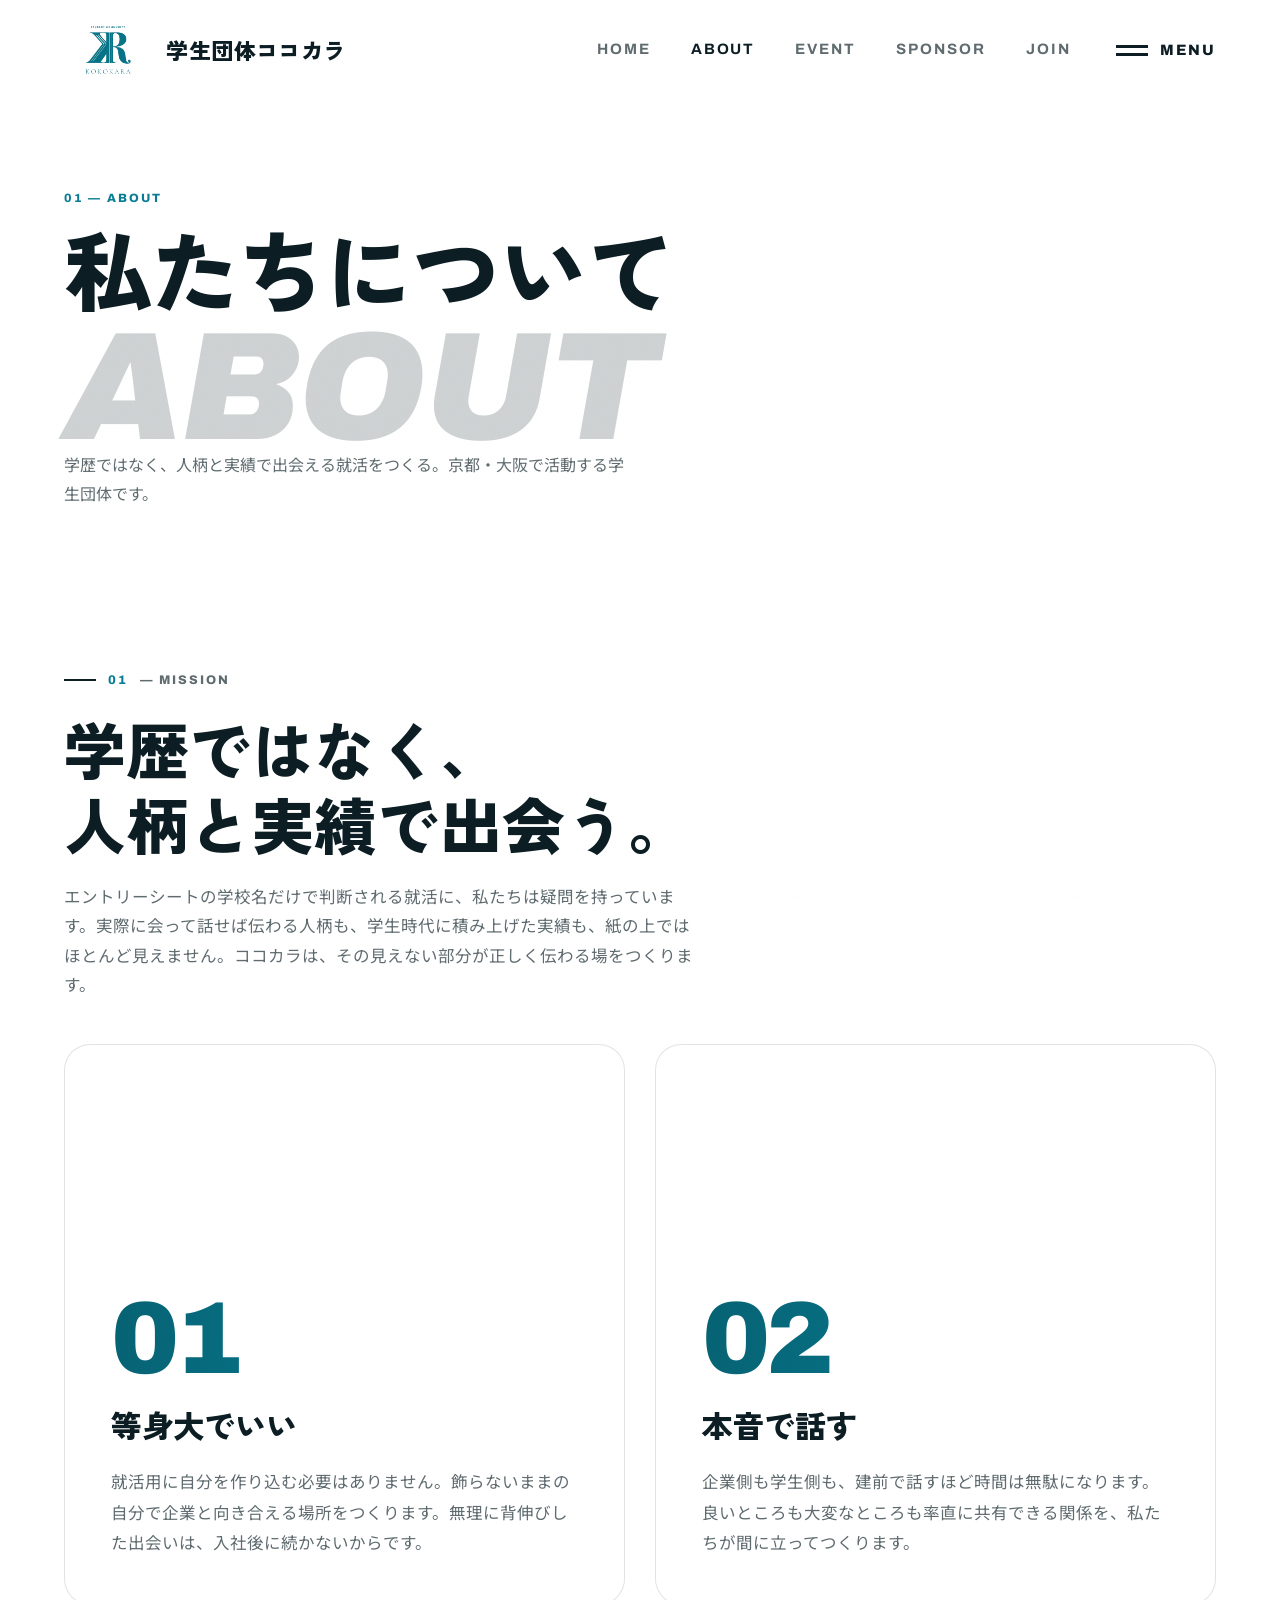
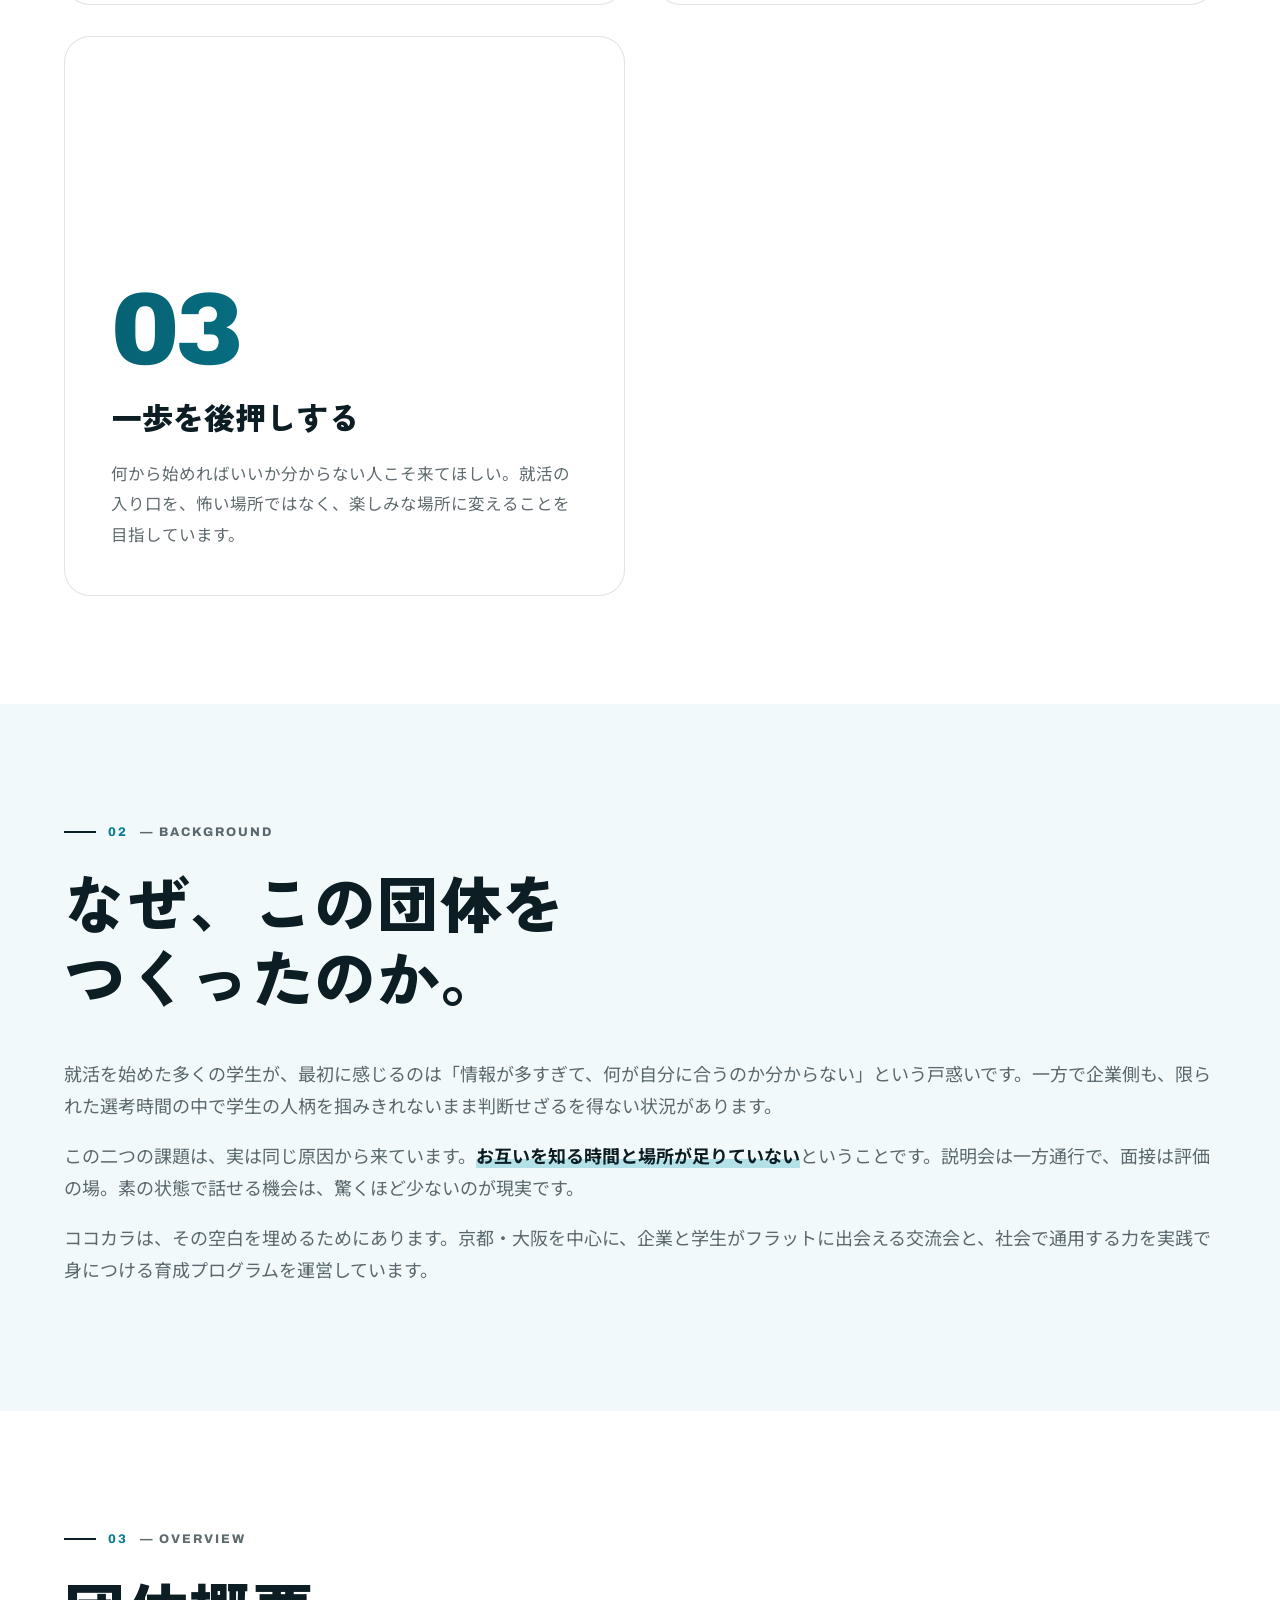
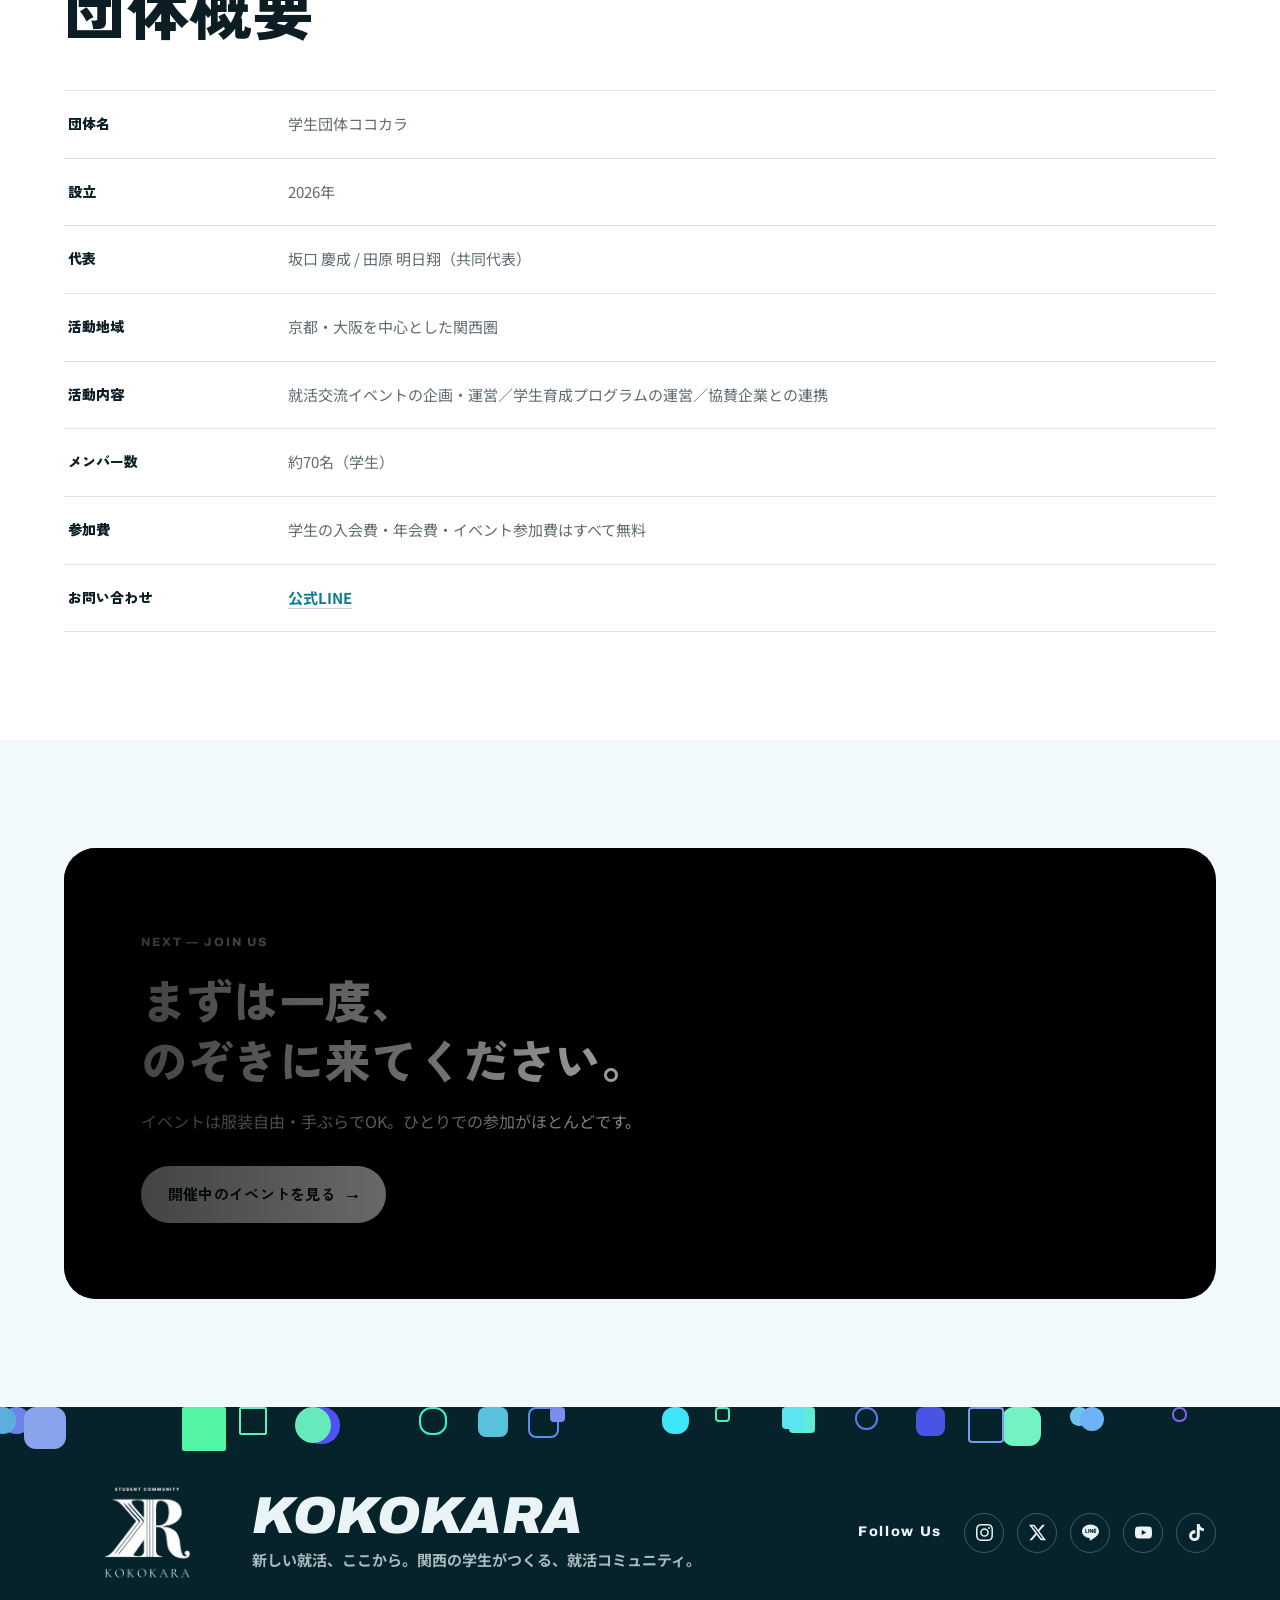
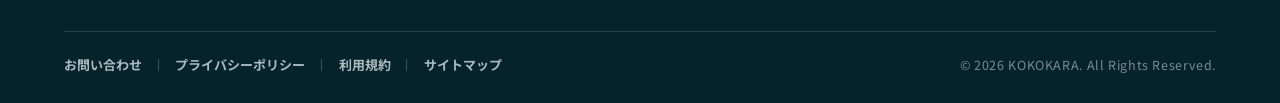
<file: about.html>
<!DOCTYPE html>
<html lang="ja">
<head>
  <meta charset="UTF-8" />
  <meta name="viewport" content="width=device-width, initial-scale=1.0" />
  <title>私たちについて｜学生団体ココカラ</title>
  <meta name="description" content="学生団体ココカラの理念と活動背景、団体概要。学歴ではなく人柄と実績で出会える就活をつくります。" />
  <link rel="icon" href="assets/icon-r.png" type="image/png" />
  <link rel="preconnect" href="https://fonts.googleapis.com" />
  <link rel="preconnect" href="https://fonts.gstatic.com" crossorigin />
  <link href="https://fonts.googleapis.com/css2?family=Archivo:ital,wght@0,600;0,800;0,900;1,900&family=Noto+Sans+JP:wght@400;500;700&family=Zen+Kaku+Gothic+New:wght@500;700;900&display=swap" rel="stylesheet" />
  <link rel="stylesheet" href="style.css" />
</head>
<body>

  <header class="site-header scrolled">
    <div class="container header-inner">
      <a class="brand" href="index.html">
        <img src="assets/logo-lockup.png" alt="学生団体ココカラ ロゴ" />
        <span class="brand-name">学生団体ココカラ</span>
      </a>
      <div class="header-right">
        <nav class="nav-inline" aria-label="ナビゲーション">
          <a href="index.html">HOME</a>
          <a href="about.html" class="active">ABOUT</a>
          <a href="events.html">EVENT</a>
          <a href="sponsors.html">SPONSOR</a>
          <a href="join.html">JOIN</a>
        </nav>
        <button class="menu-btn" aria-label="メニュー" aria-expanded="false">
          <span class="bars"><span></span><span></span></span>
          <span class="txt-open">MENU</span><span class="txt-close">CLOSE</span>
        </button>
      </div>
    </div>
  </header>

  <div class="menu-overlay" id="menu">
    <div class="container">
      <button class="menu-back" type="button">
        <span class="mb-ico" aria-hidden="true">&#8592;</span> 前のページに戻る
      </button>
      <ul class="menu-list">
        <li><a href="index.html"><span class="idx">01</span><span class="en-lbl">HOME</span><span class="jp-lbl">ホーム</span></a></li>
        <li><a href="about.html"><span class="idx">02</span><span class="en-lbl">ABOUT</span><span class="jp-lbl">私たちについて</span></a></li>
        <li><a href="events.html"><span class="idx">03</span><span class="en-lbl">EVENT</span><span class="jp-lbl">イベント申込</span></a></li>
        <li><a href="member.html"><span class="idx">04</span><span class="en-lbl">MEMBER</span><span class="jp-lbl">運営メンバー</span></a></li>
        <li><a href="voice.html"><span class="idx">05</span><span class="en-lbl">VOICE</span><span class="jp-lbl">参加者の声</span></a></li>
        <li><a href="sponsors.html"><span class="idx">06</span><span class="en-lbl">SPONSOR</span><span class="jp-lbl">協賛企業</span></a></li>
        <li><a href="join.html"><span class="idx">07</span><span class="en-lbl">JOIN</span><span class="jp-lbl">メンバー募集</span></a></li>
        <li><a href="faq.html"><span class="idx">08</span><span class="en-lbl">FAQ</span><span class="jp-lbl">よくある質問</span></a></li>
        <li><a href="news.html"><span class="idx">09</span><span class="en-lbl">NEWS</span><span class="jp-lbl">お知らせ</span></a></li>
        <li><a href="https://line.me/R/ti/p/@113crihp"><span class="idx">10</span><span class="en-lbl">CONTACT</span><span class="jp-lbl">公式LINEで問い合わせ</span></a></li>
      </ul>
      <div class="menu-foot">
        <span class="en">STUDENT COMMUNITY KOKOKARA — KANSAI / JAPAN</span>
        <span>お問い合わせは <a href="https://line.me/R/ti/p/@113crihp">公式LINE</a> から</span>
      </div>
    </div>
  </div>

  <main>
    <section class="page-hero">
      <div class="container">
        <span class="eyebrow">01 — About</span>
        <h1>私たちについて</h1>
        <span class="en-big">ABOUT</span>
        <p>学歴ではなく、人柄と実績で出会える就活をつくる。京都・大阪で活動する学生団体です。</p>
      </div>
    </section>

    <section class="section">
      <div class="container">
        <div class="sec-head reveal">
          <span class="sec-tag"><span class="num">01</span> — Mission</span>
          <h2 class="sec-title">学歴ではなく、<br />人柄と実績で出会う。</h2>
          <p class="sec-lead">エントリーシートの学校名だけで判断される就活に、私たちは疑問を持っています。実際に会って話せば伝わる人柄も、学生時代に積み上げた実績も、紙の上ではほとんど見えません。ココカラは、その見えない部分が正しく伝わる場をつくります。</p>
        </div>
        <div class="activities">
          <div class="activity-card reveal d1">
            <span class="activity-num">01</span>
            <h3>等身大でいい</h3>
            <p>就活用に自分を作り込む必要はありません。飾らないままの自分で企業と向き合える場所をつくります。無理に背伸びした出会いは、入社後に続かないからです。</p>
          </div>
          <div class="activity-card reveal d2">
            <span class="activity-num">02</span>
            <h3>本音で話す</h3>
            <p>企業側も学生側も、建前で話すほど時間は無駄になります。良いところも大変なところも率直に共有できる関係を、私たちが間に立ってつくります。</p>
          </div>
          <div class="activity-card reveal d3">
            <span class="activity-num">03</span>
            <h3>一歩を後押しする</h3>
            <p>何から始めればいいか分からない人こそ来てほしい。就活の入り口を、怖い場所ではなく、楽しみな場所に変えることを目指しています。</p>
          </div>
        </div>
      </div>
    </section>

    <section class="section section-alt">
      <div class="container">
        <div class="sec-head reveal">
          <span class="sec-tag"><span class="num">02</span> — Background</span>
          <h2 class="sec-title">なぜ、この団体を<br />つくったのか。</h2>
        </div>
        <div class="statement-copy reveal d1">
          <p>就活を始めた多くの学生が、最初に感じるのは「情報が多すぎて、何が自分に合うのか分からない」という戸惑いです。一方で企業側も、限られた選考時間の中で学生の人柄を掴みきれないまま判断せざるを得ない状況があります。</p>
          <p>この二つの課題は、実は同じ原因から来ています。<strong>お互いを知る時間と場所が足りていない</strong>ということです。説明会は一方通行で、面接は評価の場。素の状態で話せる機会は、驚くほど少ないのが現実です。</p>
          <p>ココカラは、その空白を埋めるためにあります。京都・大阪を中心に、企業と学生がフラットに出会える交流会と、社会で通用する力を実践で身につける育成プログラムを運営しています。</p>
        </div>
      </div>
    </section>

    <section class="section">
      <div class="container">
        <div class="sec-head reveal">
          <span class="sec-tag"><span class="num">03</span> — Overview</span>
          <h2 class="sec-title">団体概要</h2>
        </div>
        <div class="info-table reveal d1">
          <dl>
            <div><dt>団体名</dt><dd>学生団体ココカラ</dd></div>
            <div><dt>設立</dt><dd>2026年</dd></div>
            <div><dt>代表</dt><dd>坂口 慶成 / 田原 明日翔（共同代表）</dd></div>
            <div><dt>活動地域</dt><dd>京都・大阪を中心とした関西圏</dd></div>
            <div><dt>活動内容</dt><dd>就活交流イベントの企画・運営／学生育成プログラムの運営／協賛企業との連携</dd></div>
            <div><dt>メンバー数</dt><dd>約70名（学生）</dd></div>
            <div><dt>参加費</dt><dd>学生の入会費・年会費・イベント参加費はすべて無料</dd></div>
            <div><dt>お問い合わせ</dt><dd><a href="https://line.me/R/ti/p/@113crihp">公式LINE</a></dd></div>
          </dl>
        </div>
      </div>
    </section>

    <section class="section section-alt">
      <div class="container">
        <div class="cta-band reveal">
          <span class="cta-eyebrow">Next — Join us</span>
          <h2>まずは一度、<br />のぞきに来てください。</h2>
          <p>イベントは服装自由・手ぶらでOK。ひとりでの参加がほとんどです。</p>
          <a class="btn" href="events.html">開催中のイベントを見る <span class="arrow">→</span></a>
        </div>
      </div>
    </section>
  </main>

  <footer class="site-footer">
    <div class="footer-fall" aria-hidden="true"></div>
    <div class="container footer-shell">
      <div class="footer-main">
        <div class="footer-brand">
          <img src="assets/icon-white.png" alt="学生団体ココカラ" />
          <div class="footer-brand-text">
            <span class="footer-kk">KOKOKARA</span>
            <p class="footer-tagline">新しい就活、ここから。関西の学生がつくる、就活コミュニティ。</p>
          </div>
        </div>
        <div class="footer-social">
          <span class="footer-social-label">Follow Us</span>
          <div class="footer-social-icons">
            <a href="#" class="sns-ic" aria-label="Instagram"><svg viewBox="0 0 24 24" aria-hidden="true"><path d="M12 2.163c3.204 0 3.584.012 4.85.07 3.252.148 4.771 1.691 4.919 4.919.058 1.265.069 1.645.069 4.849 0 3.205-.012 3.584-.069 4.849-.149 3.225-1.664 4.771-4.919 4.919-1.266.058-1.644.07-4.85.07-3.204 0-3.584-.012-4.849-.07-3.26-.149-4.771-1.699-4.919-4.92-.058-1.265-.07-1.644-.07-4.849 0-3.204.013-3.583.07-4.849.149-3.227 1.664-4.771 4.919-4.919 1.266-.057 1.645-.069 4.849-.069zM12 0C8.741 0 8.333.014 7.053.072 2.695.272.273 2.69.073 7.052.014 8.333 0 8.741 0 12c0 3.259.014 3.668.072 4.948.2 4.358 2.618 6.78 6.98 6.98C8.333 23.986 8.741 24 12 24c3.259 0 3.668-.014 4.948-.072 4.354-.2 6.782-2.618 6.979-6.98.059-1.28.073-1.689.073-4.948 0-3.259-.014-3.667-.072-4.947-.196-4.354-2.617-6.78-6.979-6.98C15.668.014 15.259 0 12 0zm0 5.838a6.162 6.162 0 100 12.324 6.162 6.162 0 000-12.324zM12 16a4 4 0 110-8 4 4 0 010 8zm6.406-11.845a1.44 1.44 0 100 2.881 1.44 1.44 0 000-2.881z"/></svg></a>
            <a href="#" class="sns-ic" aria-label="X"><svg viewBox="0 0 24 24" aria-hidden="true"><path d="M18.901 1.153h3.68l-8.04 9.19L24 22.846h-7.406l-5.8-7.584-6.638 7.584H.474l8.6-9.83L0 1.154h7.594l5.243 6.932ZM17.61 20.644h2.039L6.486 3.24H4.298Z"/></svg></a>
            <a href="#" class="sns-ic" aria-label="LINE"><svg viewBox="0 0 24 24" aria-hidden="true"><path d="M24 10.304c0-5.369-5.383-9.738-12-9.738-6.616 0-12 4.369-12 9.738 0 4.814 4.269 8.846 10.036 9.608.391.084.922.258 1.057.592.121.303.079.778.038 1.085l-.171 1.027c-.053.303-.242 1.186 1.039.647 1.281-.54 6.911-4.069 9.428-6.967 1.739-1.907 2.572-3.843 2.572-5.99zM7.615 12.803H5.25a.632.632 0 0 1-.631-.631V7.463a.632.632 0 0 1 1.262 0v4.078h1.734a.631.631 0 0 1 0 1.262zm2.466-.631a.632.632 0 0 1-1.263 0V7.463a.632.632 0 0 1 1.263 0zm5.678 0a.63.63 0 0 1-.432.598.65.65 0 0 1-.199.031.62.62 0 0 1-.512-.256l-2.417-3.286v2.913a.631.631 0 1 1-1.262 0V7.463a.63.63 0 0 1 .432-.598.65.65 0 0 1 .195-.031c.202 0 .388.097.507.253l2.422 3.293V7.463a.632.632 0 0 1 1.263 0zm3.815-2.937a.63.63 0 0 1 0 1.262h-1.734v1.114h1.734a.631.631 0 0 1 0 1.262h-2.365a.633.633 0 0 1-.63-.631V7.463a.634.634 0 0 1 .63-.632h2.365a.632.632 0 0 1 0 1.263h-1.734v1.114h1.734z"/></svg></a>
            <a href="#" class="sns-ic" aria-label="YouTube"><svg viewBox="0 0 24 24" aria-hidden="true"><path d="M23.498 6.186a3.016 3.016 0 0 0-2.122-2.136C19.505 3.545 12 3.545 12 3.545s-7.505 0-9.377.505A3.017 3.017 0 0 0 .502 6.186C0 8.07 0 12 0 12s0 3.93.502 5.814a3.016 3.016 0 0 0 2.122 2.136c1.871.505 9.376.505 9.376.505s7.505 0 9.377-.505a3.015 3.015 0 0 0 2.122-2.136C24 15.93 24 12 24 12s0-3.93-.502-5.814zM9.545 15.568V8.432L15.818 12l-6.273 3.568z"/></svg></a>
            <a href="#" class="sns-ic" aria-label="TikTok"><svg viewBox="0 0 24 24" aria-hidden="true"><path d="M12.525.02c1.31-.02 2.61-.01 3.91-.02.08 1.53.63 3.09 1.75 4.17 1.12 1.11 2.7 1.62 4.24 1.79v4.03c-1.44-.05-2.89-.35-4.2-.97-.57-.26-1.1-.59-1.62-.93-.01 2.92.01 5.84-.02 8.75-.08 1.4-.54 2.79-1.35 3.94-1.31 1.92-3.58 3.17-5.91 3.21-1.43.08-2.86-.31-4.08-1.03-2.02-1.19-3.44-3.37-3.65-5.71-.02-.5-.03-1-.01-1.49.18-1.9 1.12-3.72 2.58-4.96 1.66-1.44 3.98-2.13 6.15-1.72.02 1.48-.04 2.96-.04 4.44-.99-.32-2.15-.23-3.02.37-.63.41-1.11 1.04-1.36 1.75-.21.51-.15 1.07-.14 1.61.24 1.64 1.82 3.02 3.5 2.87 1.12-.01 2.19-.66 2.77-1.61.19-.33.4-.67.41-1.06.1-1.79.06-3.57.07-5.36.01-4.03-.01-8.05.02-12.07z"/></svg></a>
          </div>
        </div>
      </div>

      <div class="footer-bottom">
        <nav class="footer-utility" aria-label="ユーティリティ">
          <a href="https://line.me/R/ti/p/@113crihp">お問い合わせ</a>
          <a href="privacy.html">プライバシーポリシー</a>
          <a href="#">利用規約</a>
          <a href="#">サイトマップ</a>
        </nav>
        <div class="footer-copy">&copy; <span data-year>2026</span> KOKOKARA. All Rights Reserved.</div>
      </div>
    </div>
  </footer>

  <script src="site.js"></script>
</body>
</html>
</file>
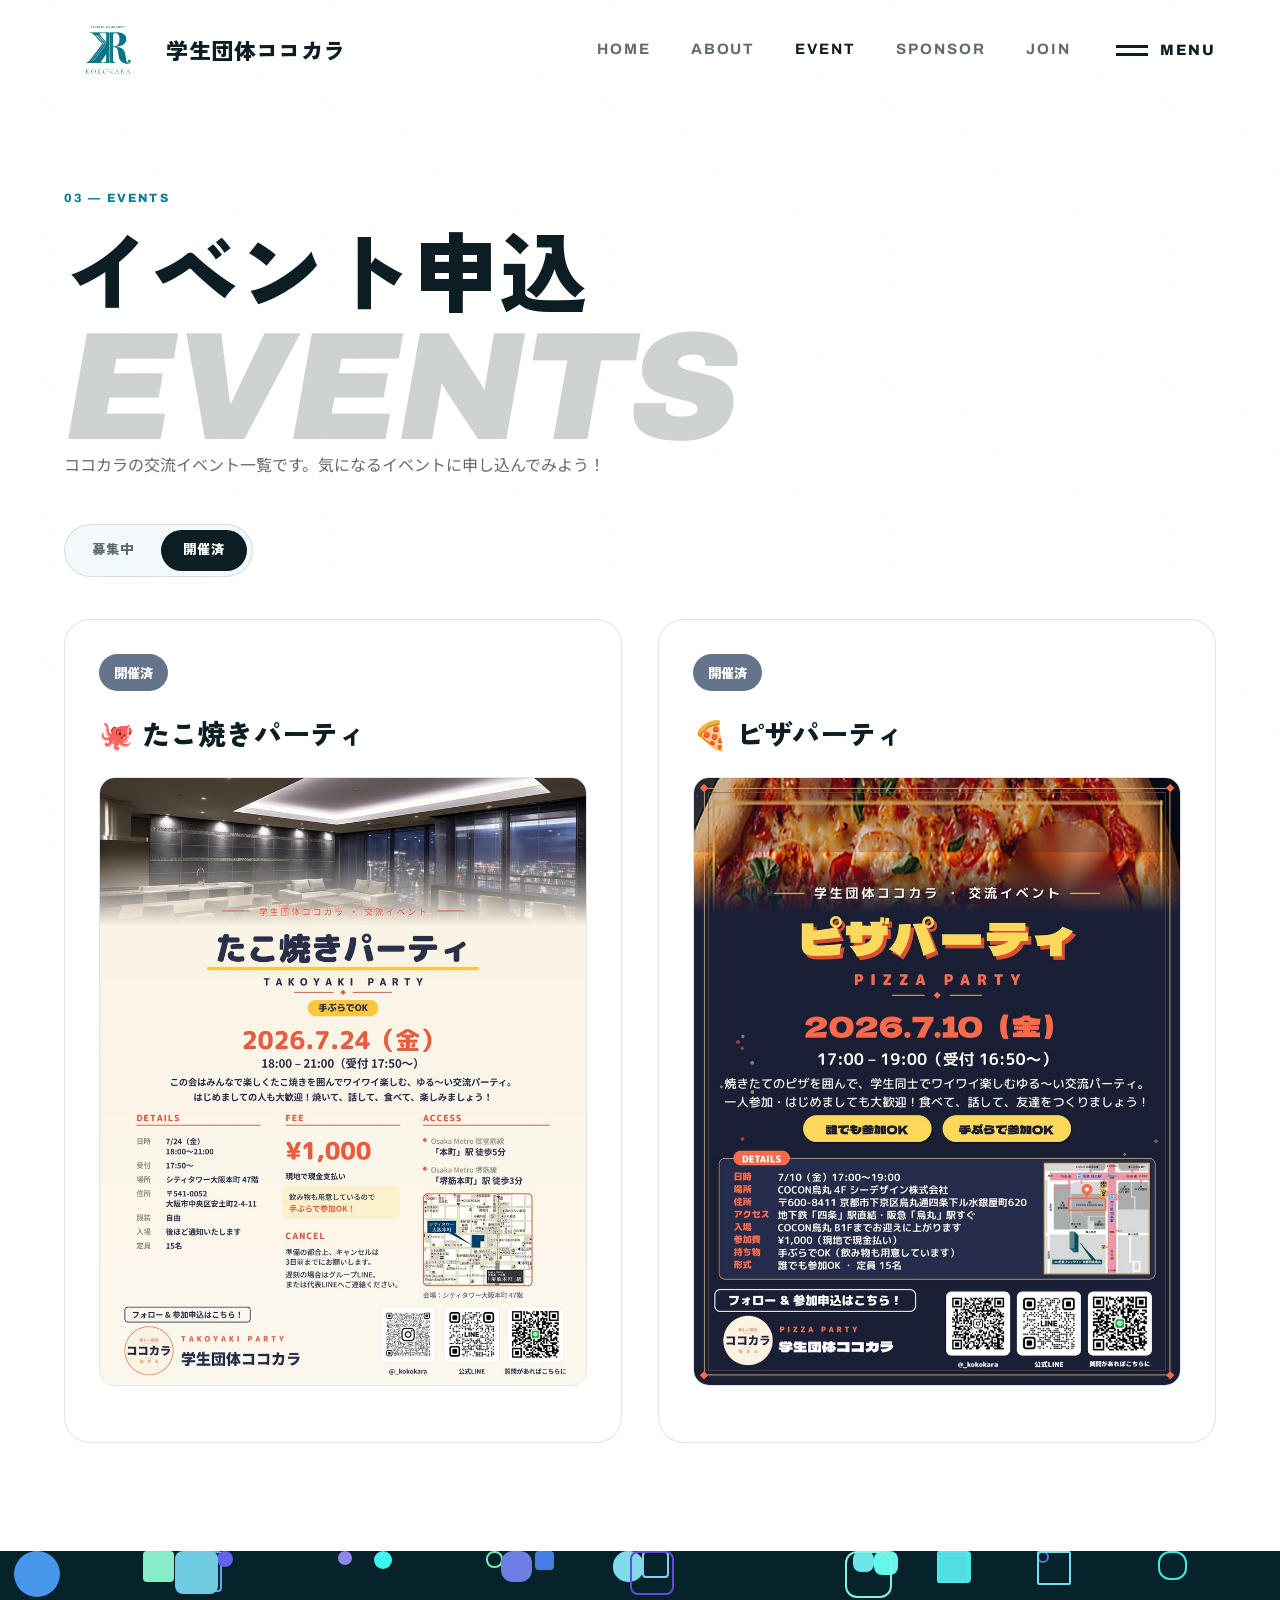
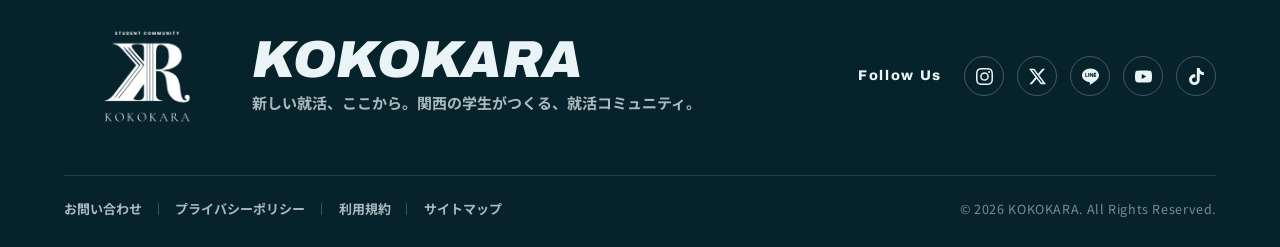
<file: events-past.html>
<!DOCTYPE html>
<html lang="ja">
<head>
  <meta charset="UTF-8" />
  <meta name="viewport" content="width=device-width, initial-scale=1.0" />
  <title>イベント（開催済）｜学生団体ココカラ</title>
  <meta name="description" content="学生団体ココカラの開催済イベント一覧です。" />
  <link rel="icon" href="assets/icon-r.png" type="image/png" />
  <link rel="preconnect" href="https://fonts.googleapis.com" />
  <link rel="preconnect" href="https://fonts.gstatic.com" crossorigin />
  <link href="https://fonts.googleapis.com/css2?family=Archivo:ital,wght@0,600;0,800;0,900;1,900&family=Noto+Sans+JP:wght@400;500;700&family=Zen+Kaku+Gothic+New:wght@500;700;900&display=swap" rel="stylesheet" />
  <link rel="stylesheet" href="style.css" />
</head>
<body>

  <header class="site-header scrolled">
    <div class="container header-inner">
      <a class="brand" href="index.html">
        <img src="assets/logo-lockup.png" alt="学生団体ココカラ ロゴ" />
        <span class="brand-name">学生団体ココカラ</span>
      </a>
      <div class="header-right">
        <nav class="nav-inline" aria-label="ナビゲーション">
          <a href="index.html">HOME</a>
          <a href="about.html">ABOUT</a>
          <a href="events.html" class="active">EVENT</a>
          <a href="sponsors.html">SPONSOR</a>
          <a href="join.html">JOIN</a>
        </nav>
        <button class="menu-btn" aria-label="メニュー" aria-expanded="false">
          <span class="bars"><span></span><span></span></span>
          <span class="txt-open">MENU</span><span class="txt-close">CLOSE</span>
        </button>
      </div>
    </div>
  </header>

  <div class="menu-overlay" id="menu">
    <div class="container">
      <button class="menu-back" type="button">
        <span class="mb-ico" aria-hidden="true">&#8592;</span> 前のページに戻る
      </button>
      <ul class="menu-list">
        <li><a href="index.html"><span class="idx">01</span><span class="en-lbl">HOME</span><span class="jp-lbl">ホーム</span></a></li>
        <li><a href="about.html"><span class="idx">02</span><span class="en-lbl">ABOUT</span><span class="jp-lbl">私たちについて</span></a></li>
        <li><a href="events.html"><span class="idx">03</span><span class="en-lbl">EVENT</span><span class="jp-lbl">イベント申込</span></a></li>
        <li><a href="member.html"><span class="idx">04</span><span class="en-lbl">MEMBER</span><span class="jp-lbl">運営メンバー</span></a></li>
        <li><a href="voice.html"><span class="idx">05</span><span class="en-lbl">VOICE</span><span class="jp-lbl">参加者の声</span></a></li>
        <li><a href="sponsors.html"><span class="idx">06</span><span class="en-lbl">SPONSOR</span><span class="jp-lbl">協賛企業</span></a></li>
        <li><a href="join.html"><span class="idx">07</span><span class="en-lbl">JOIN</span><span class="jp-lbl">メンバー募集</span></a></li>
        <li><a href="faq.html"><span class="idx">08</span><span class="en-lbl">FAQ</span><span class="jp-lbl">よくある質問</span></a></li>
        <li><a href="news.html"><span class="idx">09</span><span class="en-lbl">NEWS</span><span class="jp-lbl">お知らせ</span></a></li>
        <li><a href="https://line.me/R/ti/p/@113crihp"><span class="idx">10</span><span class="en-lbl">CONTACT</span><span class="jp-lbl">公式LINEで問い合わせ</span></a></li>
      </ul>
      <div class="menu-foot">
        <span class="en">STUDENT COMMUNITY KOKOKARA — KANSAI / JAPAN</span>
        <span>お問い合わせは <a href="https://line.me/R/ti/p/@113crihp">公式LINE</a> から</span>
      </div>
    </div>
  </div>

  <main>

    <section class="page-hero">
      <div class="container">
        <span class="eyebrow">03 — Events</span>
        <h1>イベント申込</h1>
        <span class="en-big" aria-hidden="true">EVENTS</span>
        <p>ココカラの交流イベント一覧です。気になるイベントに申し込んでみよう！</p>
      </div>
    </section>

    <div class="container">
      <nav class="event-tabs" aria-label="イベント表示切り替え">
        <a href="events.html">募集中</a>
        <a href="events-past.html" class="active">開催済</a>
      </nav>
    </div>

    <section class="section events-section">
      <div class="container">
        <div data-events-past>
          <div class="notice-box reveal">
            <span class="notice-badge">Past Events</span>
            <h2>開催済のイベントはまだありません</h2>
            <p>イベント終了後、こちらに掲載していきます。</p>
          </div>
        </div>
      </div>
    </section>

  </main>

  <footer class="site-footer">
    <div class="footer-fall" aria-hidden="true"></div>
    <div class="container footer-shell">
      <div class="footer-main">
        <div class="footer-brand">
          <img src="assets/icon-white.png" alt="学生団体ココカラ" />
          <div class="footer-brand-text">
            <span class="footer-kk">KOKOKARA</span>
            <p class="footer-tagline">新しい就活、ここから。関西の学生がつくる、就活コミュニティ。</p>
          </div>
        </div>
        <div class="footer-social">
          <span class="footer-social-label">Follow Us</span>
          <div class="footer-social-icons">
            <a href="#" class="sns-ic" aria-label="Instagram"><svg viewBox="0 0 24 24" aria-hidden="true"><path d="M12 2.163c3.204 0 3.584.012 4.85.07 3.252.148 4.771 1.691 4.919 4.919.058 1.265.069 1.645.069 4.849 0 3.205-.012 3.584-.069 4.849-.149 3.225-1.664 4.771-4.919 4.919-1.266.058-1.644.07-4.85.07-3.204 0-3.584-.012-4.849-.07-3.26-.149-4.771-1.699-4.919-4.92-.058-1.265-.07-1.644-.07-4.849 0-3.204.013-3.583.07-4.849.149-3.227 1.664-4.771 4.919-4.919 1.266-.057 1.645-.069 4.849-.069zM12 0C8.741 0 8.333.014 7.053.072 2.695.272.273 2.69.073 7.052.014 8.333 0 8.741 0 12c0 3.259.014 3.668.072 4.948.2 4.358 2.618 6.78 6.98 6.98C8.333 23.986 8.741 24 12 24c3.259 0 3.668-.014 4.948-.072 4.354-.2 6.782-2.618 6.979-6.98.059-1.28.073-1.689.073-4.948 0-3.259-.014-3.667-.072-4.947-.196-4.354-2.617-6.78-6.979-6.98C15.668.014 15.259 0 12 0zm0 5.838a6.162 6.162 0 100 12.324 6.162 6.162 0 000-12.324zM12 16a4 4 0 110-8 4 4 0 010 8zm6.406-11.845a1.44 1.44 0 100 2.881 1.44 1.44 0 000-2.881z"/></svg></a>
            <a href="#" class="sns-ic" aria-label="X"><svg viewBox="0 0 24 24" aria-hidden="true"><path d="M18.901 1.153h3.68l-8.04 9.19L24 22.846h-7.406l-5.8-7.584-6.638 7.584H.474l8.6-9.83L0 1.154h7.594l5.243 6.932ZM17.61 20.644h2.039L6.486 3.24H4.298Z"/></svg></a>
            <a href="#" class="sns-ic" aria-label="LINE"><svg viewBox="0 0 24 24" aria-hidden="true"><path d="M24 10.304c0-5.369-5.383-9.738-12-9.738-6.616 0-12 4.369-12 9.738 0 4.814 4.269 8.846 10.036 9.608.391.084.922.258 1.057.592.121.303.079.778.038 1.085l-.171 1.027c-.053.303-.242 1.186 1.039.647 1.281-.54 6.911-4.069 9.428-6.967 1.739-1.907 2.572-3.843 2.572-5.99zM7.615 12.803H5.25a.632.632 0 0 1-.631-.631V7.463a.632.632 0 0 1 1.262 0v4.078h1.734a.631.631 0 0 1 0 1.262zm2.466-.631a.632.632 0 0 1-1.263 0V7.463a.632.632 0 0 1 1.263 0zm5.678 0a.63.63 0 0 1-.432.598.65.65 0 0 1-.199.031.62.62 0 0 1-.512-.256l-2.417-3.286v2.913a.631.631 0 1 1-1.262 0V7.463a.63.63 0 0 1 .432-.598.65.65 0 0 1 .195-.031c.202 0 .388.097.507.253l2.422 3.293V7.463a.632.632 0 0 1 1.263 0zm3.815-2.937a.63.63 0 0 1 0 1.262h-1.734v1.114h1.734a.631.631 0 0 1 0 1.262h-2.365a.633.633 0 0 1-.63-.631V7.463a.634.634 0 0 1 .63-.632h2.365a.632.632 0 0 1 0 1.263h-1.734v1.114h1.734z"/></svg></a>
            <a href="#" class="sns-ic" aria-label="YouTube"><svg viewBox="0 0 24 24" aria-hidden="true"><path d="M23.498 6.186a3.016 3.016 0 0 0-2.122-2.136C19.505 3.545 12 3.545 12 3.545s-7.505 0-9.377.505A3.017 3.017 0 0 0 .502 6.186C0 8.07 0 12 0 12s0 3.93.502 5.814a3.016 3.016 0 0 0 2.122 2.136c1.871.505 9.376.505 9.376.505s7.505 0 9.377-.505a3.015 3.015 0 0 0 2.122-2.136C24 15.93 24 12 24 12s0-3.93-.502-5.814zM9.545 15.568V8.432L15.818 12l-6.273 3.568z"/></svg></a>
            <a href="#" class="sns-ic" aria-label="TikTok"><svg viewBox="0 0 24 24" aria-hidden="true"><path d="M12.525.02c1.31-.02 2.61-.01 3.91-.02.08 1.53.63 3.09 1.75 4.17 1.12 1.11 2.7 1.62 4.24 1.79v4.03c-1.44-.05-2.89-.35-4.2-.97-.57-.26-1.1-.59-1.62-.93-.01 2.92.01 5.84-.02 8.75-.08 1.4-.54 2.79-1.35 3.94-1.31 1.92-3.58 3.17-5.91 3.21-1.43.08-2.86-.31-4.08-1.03-2.02-1.19-3.44-3.37-3.65-5.71-.02-.5-.03-1-.01-1.49.18-1.9 1.12-3.72 2.58-4.96 1.66-1.44 3.98-2.13 6.15-1.72.02 1.48-.04 2.96-.04 4.44-.99-.32-2.15-.23-3.02.37-.63.41-1.11 1.04-1.36 1.75-.21.51-.15 1.07-.14 1.61.24 1.64 1.82 3.02 3.5 2.87 1.12-.01 2.19-.66 2.77-1.61.19-.33.4-.67.41-1.06.1-1.79.06-3.57.07-5.36.01-4.03-.01-8.05.02-12.07z"/></svg></a>
          </div>
        </div>
      </div>

      <div class="footer-bottom">
        <nav class="footer-utility" aria-label="ユーティリティ">
          <a href="https://line.me/R/ti/p/@113crihp">お問い合わせ</a>
          <a href="privacy.html">プライバシーポリシー</a>
          <a href="#">利用規約</a>
          <a href="#">サイトマップ</a>
        </nav>
        <div class="footer-copy">&copy; <span data-year>2026</span> KOKOKARA. All Rights Reserved.</div>
      </div>
    </div>
  </footer>

  <script src="site.js"></script>
</body>
</html>
</file>
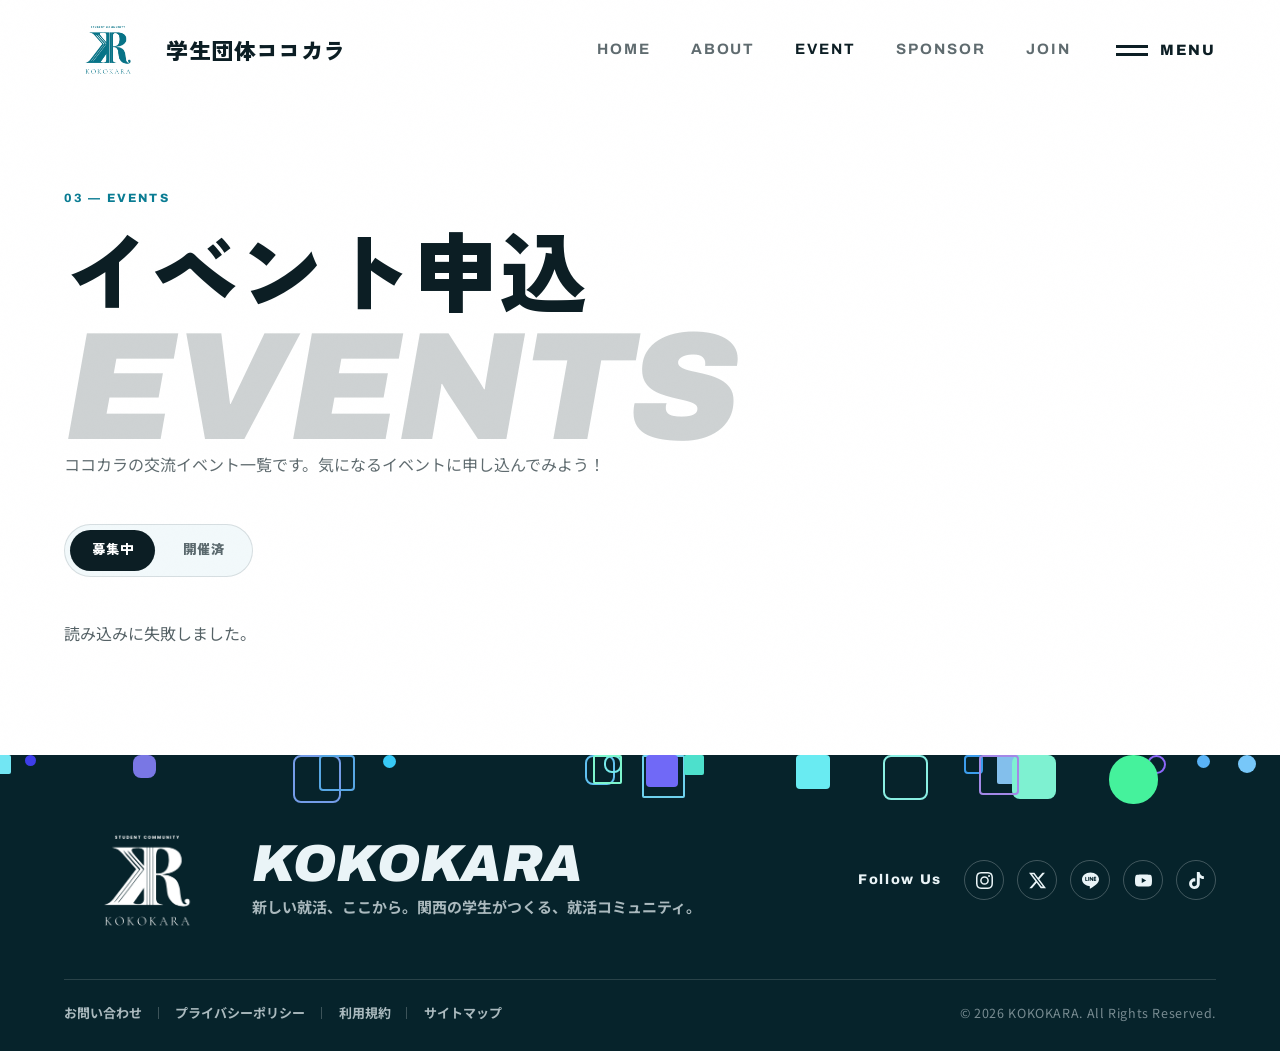
<file: events.html>
<!DOCTYPE html>
<html lang="ja">
<head>
  <meta charset="UTF-8" />
  <meta name="viewport" content="width=device-width, initial-scale=1.0" />
  <title>イベント申込（募集中）｜学生団体ココカラ</title>
  <meta name="description" content="学生団体ココカラの募集中イベント一覧。参加申込はこちらから。" />
  <link rel="icon" href="assets/icon-r.png" type="image/png" />
  <link rel="preconnect" href="https://fonts.googleapis.com" />
  <link rel="preconnect" href="https://fonts.gstatic.com" crossorigin />
  <link href="https://fonts.googleapis.com/css2?family=Archivo:ital,wght@0,600;0,800;0,900;1,900&family=Noto+Sans+JP:wght@400;500;700&family=Zen+Kaku+Gothic+New:wght@500;700;900&display=swap" rel="stylesheet" />
  <link rel="stylesheet" href="style.css" />
  <style>
    /* ▼ 募集中イベント: 2×2 マトリックス表示 */
    #events-grid.events-grid{
      display:grid;
      grid-template-columns:repeat(2, 1fr);
      grid-auto-rows:auto;
      gap:1.5rem;
      align-items:stretch;
    }
    #events-grid .event-card{
      display:flex;
      flex-direction:column;
      height:100%;
      box-sizing:border-box;
    }
    #events-grid .event-card .event-head{
      display:flex;
      align-items:baseline;
      flex-wrap:wrap;
      gap:.15rem .8rem;
      margin:.1rem 0 .2rem;
    }
    #events-grid .event-card .event-when{
      font-weight:600;
      opacity:.75;
      font-size:.95rem;
      white-space:nowrap;
    }
    #events-grid .event-card .event-poster{
      display:block;
      width:100%;
      height:auto;              /* 縦長ポスターを自然な縦横比で表示 */
      border-radius:12px;
      margin:.6rem 0 .8rem;
    }
    #events-grid .event-card .event-apply{
      margin-top:auto;
      display:flex;
      width:100%;
      align-self:stretch;
      justify-content:center;
      box-sizing:border-box;
    }
    /* Coming soon プレースホルダー枠 */
    #events-grid .event-empty{
      grid-column:auto;   /* style.css の .event-empty{grid-column:1/-1} を打ち消す */
      display:flex;
      align-items:center;
      justify-content:center;
      min-height:240px;
      background:#ececed;
      border:1px solid #e0e0e2;
      border-radius:16px;
      color:#9a9aa2;
    }
    #events-grid .event-empty .coming-soon{
      font-family:'Archivo', sans-serif;
      font-weight:600;
      font-size:1.15rem;
      letter-spacing:.02em;
    }
    @media (max-width:640px){
      #events-grid.events-grid{ grid-template-columns:1fr; grid-auto-rows:auto; }
      #events-grid .event-empty{ min-height:160px; }
    }
  </style>
</head>
<body>

  <header class="site-header scrolled">
    <div class="container header-inner">
      <a class="brand" href="index.html">
        <img src="assets/logo-lockup.png" alt="学生団体ココカラ ロゴ" />
        <span class="brand-name">学生団体ココカラ</span>
      </a>
      <div class="header-right">
        <nav class="nav-inline" aria-label="ナビゲーション">
          <a href="index.html">HOME</a>
          <a href="about.html">ABOUT</a>
          <a href="events.html" class="active">EVENT</a>
          <a href="sponsors.html">SPONSOR</a>
          <a href="join.html">JOIN</a>
        </nav>
        <button class="menu-btn" aria-label="メニュー" aria-expanded="false">
          <span class="bars"><span></span><span></span></span>
          <span class="txt-open">MENU</span><span class="txt-close">CLOSE</span>
        </button>
      </div>
    </div>
  </header>

  <div class="menu-overlay" id="menu">
    <div class="container">
      <button class="menu-back" type="button">
        <span class="mb-ico" aria-hidden="true">&#8592;</span> 前のページに戻る
      </button>
      <ul class="menu-list">
        <li><a href="index.html"><span class="idx">01</span><span class="en-lbl">HOME</span><span class="jp-lbl">ホーム</span></a></li>
        <li><a href="about.html"><span class="idx">02</span><span class="en-lbl">ABOUT</span><span class="jp-lbl">私たちについて</span></a></li>
        <li><a href="events.html"><span class="idx">03</span><span class="en-lbl">EVENT</span><span class="jp-lbl">イベント申込</span></a></li>
        <li><a href="member.html"><span class="idx">04</span><span class="en-lbl">MEMBER</span><span class="jp-lbl">運営メンバー</span></a></li>
        <li><a href="voice.html"><span class="idx">05</span><span class="en-lbl">VOICE</span><span class="jp-lbl">参加者の声</span></a></li>
        <li><a href="sponsors.html"><span class="idx">06</span><span class="en-lbl">SPONSOR</span><span class="jp-lbl">協賛企業</span></a></li>
        <li><a href="join.html"><span class="idx">07</span><span class="en-lbl">JOIN</span><span class="jp-lbl">メンバー募集</span></a></li>
        <li><a href="faq.html"><span class="idx">08</span><span class="en-lbl">FAQ</span><span class="jp-lbl">よくある質問</span></a></li>
        <li><a href="news.html"><span class="idx">09</span><span class="en-lbl">NEWS</span><span class="jp-lbl">お知らせ</span></a></li>
        <li><a href="https://line.me/R/ti/p/@113crihp"><span class="idx">10</span><span class="en-lbl">CONTACT</span><span class="jp-lbl">公式LINEで問い合わせ</span></a></li>
      </ul>
      <div class="menu-foot">
        <span class="en">STUDENT COMMUNITY KOKOKARA — KANSAI / JAPAN</span>
        <span>お問い合わせは <a href="https://line.me/R/ti/p/@113crihp">公式LINE</a> から</span>
      </div>
    </div>
  </div>

  <main>

    <section class="page-hero">
      <div class="container">
        <span class="eyebrow">03 — Events</span>
        <h1>イベント申込</h1>
        <span class="en-big" aria-hidden="true">EVENTS</span>
        <p>ココカラの交流イベント一覧です。気になるイベントに申し込んでみよう！</p>
      </div>
    </section>

    <div class="container">
      <nav class="event-tabs" aria-label="イベント表示切り替え">
        <a href="events.html" class="active">募集中</a>
        <a href="events-past.html">開催済</a>
      </nav>
    </div>

    <section class="section events-section">
      <div class="container">
        <!-- ▼ 募集中イベントは GAS(スプレッドシート)から自動取得して 2×2 で描画されます -->
        <div class="events-grid" id="events-grid" aria-live="polite">
          <p class="events-loading" style="grid-column:1/-1;opacity:.6;">読み込み中…</p>
        </div>
      </div>
    </section>

  </main>

  <footer class="site-footer">
    <div class="footer-fall" aria-hidden="true"></div>
    <div class="container footer-shell">
      <div class="footer-main">
        <div class="footer-brand">
          <img src="assets/icon-white.png" alt="学生団体ココカラ" />
          <div class="footer-brand-text">
            <span class="footer-kk">KOKOKARA</span>
            <p class="footer-tagline">新しい就活、ここから。関西の学生がつくる、就活コミュニティ。</p>
          </div>
        </div>
        <div class="footer-social">
          <span class="footer-social-label">Follow Us</span>
          <div class="footer-social-icons">
            <a href="#" class="sns-ic" aria-label="Instagram"><svg viewBox="0 0 24 24" aria-hidden="true"><path d="M12 2.163c3.204 0 3.584.012 4.85.07 3.252.148 4.771 1.691 4.919 4.919.058 1.265.069 1.645.069 4.849 0 3.205-.012 3.584-.069 4.849-.149 3.225-1.664 4.771-4.919 4.919-1.266.058-1.644.07-4.85.07-3.204 0-3.584-.012-4.849-.07-3.26-.149-4.771-1.699-4.919-4.92-.058-1.265-.07-1.644-.07-4.849 0-3.204.013-3.583.07-4.849.149-3.227 1.664-4.771 4.919-4.919 1.266-.057 1.645-.069 4.849-.069zM12 0C8.741 0 8.333.014 7.053.072 2.695.272.273 2.69.073 7.052.014 8.333 0 8.741 0 12c0 3.259.014 3.668.072 4.948.2 4.358 2.618 6.78 6.98 6.98C8.333 23.986 8.741 24 12 24c3.259 0 3.668-.014 4.948-.072 4.354-.2 6.782-2.618 6.979-6.98.059-1.28.073-1.689.073-4.948 0-3.259-.014-3.667-.072-4.947-.196-4.354-2.617-6.78-6.979-6.98C15.668.014 15.259 0 12 0zm0 5.838a6.162 6.162 0 100 12.324 6.162 6.162 0 000-12.324zM12 16a4 4 0 110-8 4 4 0 010 8zm6.406-11.845a1.44 1.44 0 100 2.881 1.44 1.44 0 000-2.881z"/></svg></a>
            <a href="#" class="sns-ic" aria-label="X"><svg viewBox="0 0 24 24" aria-hidden="true"><path d="M18.901 1.153h3.68l-8.04 9.19L24 22.846h-7.406l-5.8-7.584-6.638 7.584H.474l8.6-9.83L0 1.154h7.594l5.243 6.932ZM17.61 20.644h2.039L6.486 3.24H4.298Z"/></svg></a>
            <a href="#" class="sns-ic" aria-label="LINE"><svg viewBox="0 0 24 24" aria-hidden="true"><path d="M24 10.304c0-5.369-5.383-9.738-12-9.738-6.616 0-12 4.369-12 9.738 0 4.814 4.269 8.846 10.036 9.608.391.084.922.258 1.057.592.121.303.079.778.038 1.085l-.171 1.027c-.053.303-.242 1.186 1.039.647 1.281-.54 6.911-4.069 9.428-6.967 1.739-1.907 2.572-3.843 2.572-5.99zM7.615 12.803H5.25a.632.632 0 0 1-.631-.631V7.463a.632.632 0 0 1 1.262 0v4.078h1.734a.631.631 0 0 1 0 1.262zm2.466-.631a.632.632 0 0 1-1.263 0V7.463a.632.632 0 0 1 1.263 0zm5.678 0a.63.63 0 0 1-.432.598.65.65 0 0 1-.199.031.62.62 0 0 1-.512-.256l-2.417-3.286v2.913a.631.631 0 1 1-1.262 0V7.463a.63.63 0 0 1 .432-.598.65.65 0 0 1 .195-.031c.202 0 .388.097.507.253l2.422 3.293V7.463a.632.632 0 0 1 1.263 0zm3.815-2.937a.63.63 0 0 1 0 1.262h-1.734v1.114h1.734a.631.631 0 0 1 0 1.262h-2.365a.633.633 0 0 1-.63-.631V7.463a.634.634 0 0 1 .63-.632h2.365a.632.632 0 0 1 0 1.263h-1.734v1.114h1.734z"/></svg></a>
            <a href="#" class="sns-ic" aria-label="YouTube"><svg viewBox="0 0 24 24" aria-hidden="true"><path d="M23.498 6.186a3.016 3.016 0 0 0-2.122-2.136C19.505 3.545 12 3.545 12 3.545s-7.505 0-9.377.505A3.017 3.017 0 0 0 .502 6.186C0 8.07 0 12 0 12s0 3.93.502 5.814a3.016 3.016 0 0 0 2.122 2.136c1.871.505 9.376.505 9.376.505s7.505 0 9.377-.505a3.015 3.015 0 0 0 2.122-2.136C24 15.93 24 12 24 12s0-3.93-.502-5.814zM9.545 15.568V8.432L15.818 12l-6.273 3.568z"/></svg></a>
            <a href="#" class="sns-ic" aria-label="TikTok"><svg viewBox="0 0 24 24" aria-hidden="true"><path d="M12.525.02c1.31-.02 2.61-.01 3.91-.02.08 1.53.63 3.09 1.75 4.17 1.12 1.11 2.7 1.62 4.24 1.79v4.03c-1.44-.05-2.89-.35-4.2-.97-.57-.26-1.1-.59-1.62-.93-.01 2.92.01 5.84-.02 8.75-.08 1.4-.54 2.79-1.35 3.94-1.31 1.92-3.58 3.17-5.91 3.21-1.43.08-2.86-.31-4.08-1.03-2.02-1.19-3.44-3.37-3.65-5.71-.02-.5-.03-1-.01-1.49.18-1.9 1.12-3.72 2.58-4.96 1.66-1.44 3.98-2.13 6.15-1.72.02 1.48-.04 2.96-.04 4.44-.99-.32-2.15-.23-3.02.37-.63.41-1.11 1.04-1.36 1.75-.21.51-.15 1.07-.14 1.61.24 1.64 1.82 3.02 3.5 2.87 1.12-.01 2.19-.66 2.77-1.61.19-.33.4-.67.41-1.06.1-1.79.06-3.57.07-5.36.01-4.03-.01-8.05.02-12.07z"/></svg></a>
          </div>
        </div>
      </div>

      <div class="footer-bottom">
        <nav class="footer-utility" aria-label="ユーティリティ">
          <a href="https://line.me/R/ti/p/@113crihp">お問い合わせ</a>
          <a href="privacy.html">プライバシーポリシー</a>
          <a href="#">利用規約</a>
          <a href="#">サイトマップ</a>
        </nav>
        <div class="footer-copy">&copy; <span data-year>2026</span> KOKOKARA. All Rights Reserved.</div>
      </div>
    </div>
  </footer>

  <!-- ▼ スプレッドシート連携: 募集中イベントをJSONPで取得して 2×2 マトリックスで自動描画 -->
  <script>
  (function () {
    // GAS Web App の /exec URL（デプロイURL）。差し替える場合はここだけ変更。
    var GAS_EXEC_URL = "https://script.google.com/macros/s/AKfycbznc0dICsGVCcRx9nWc_ZJGVRBqb39G26IHRNZax7gp_ZYoa-wE2Ripgglyea68FaZ7/exec";

    var grid = document.getElementById("events-grid");
    function esc(s){ return String(s==null?"":s).replace(/[&<>"']/g,function(c){return {"&":"&amp;","<":"&lt;",">":"&gt;",'"':"&quot;","'":"&#39;"}[c];}); }

    function eventCard(e, i){
      var statusTxt = (e.status === "締切") ? "🔒 締切" : "🔥 募集中！！";
      var poster = e.posterUrl
        ? '<img class="event-poster" src="'+esc(e.posterUrl)+'" alt="'+esc(e.dateLabel+" "+e.name)+' ポスター" loading="lazy" />'
        : '';
      var applyBtn = e.applyUrl
        ? '<a class="btn event-apply" href="'+esc(e.applyUrl)+'" target="_blank" rel="noopener">参加申込フォームはこちら <span class="arrow">→</span></a>'
        : '<span class="btn event-apply" style="opacity:.5;pointer-events:none;">申込フォーム準備中</span>';
      var head = '<div class="event-head">'
        + '<h2 class="event-title">'+esc(e.name)+'</h2>'
        + '<span class="event-when">'+esc(e.dateLabel)+'（'+esc(e.start)+'〜'+esc(e.end)+'）</span>'
        + '</div>';
      return ''
        + '<article class="event-card reveal in d'+((i%3)+1)+'">'
        +   '<span class="event-status">'+statusTxt+'</span>'
        +   head
        +   poster
        +   applyBtn
        + '</article>';
    }
    function emptyCard(){
      return '<article class="event-card event-empty" aria-hidden="true">'
        +   '<span class="coming-soon">Coming soon...</span>'
        + '</article>';
    }

    function render(events){
      events = events || [];
      // 2×2 マトリックス（最低4枠、イベントが多い場合は偶数に切り上げて枠を拡張）
      var cellCount = Math.max(4, Math.ceil(events.length / 2) * 2);
      var html = "";
      for(var i = 0; i < cellCount; i++){
        html += events[i] ? eventCard(events[i], i) : emptyCard();
      }
      grid.innerHTML = html;
    }

    // JSONP（GASのdoGetは callback パラメータでJSONPを返す設計）
    var cbName = "__cocokaraEvents_" + Math.floor(Math.random()*1e9);
    window[cbName] = function(data){
      try { render((data && data.events) ? data.events : []); }
      catch(err){ grid.innerHTML = '<p style="grid-column:1/-1;opacity:.7;">読み込みに失敗しました。時間をおいて再度お試しください。</p>'; }
      delete window[cbName];
    };
    var s = document.createElement("script");
    s.src = GAS_EXEC_URL + "?action=public_events&callback=" + cbName;
    s.onerror = function(){ grid.innerHTML = '<p style="grid-column:1/-1;opacity:.7;">読み込みに失敗しました。</p>'; };
    document.body.appendChild(s);
  })();
  </script>

  <script src="site.js"></script>
</body>
</html>
</file>
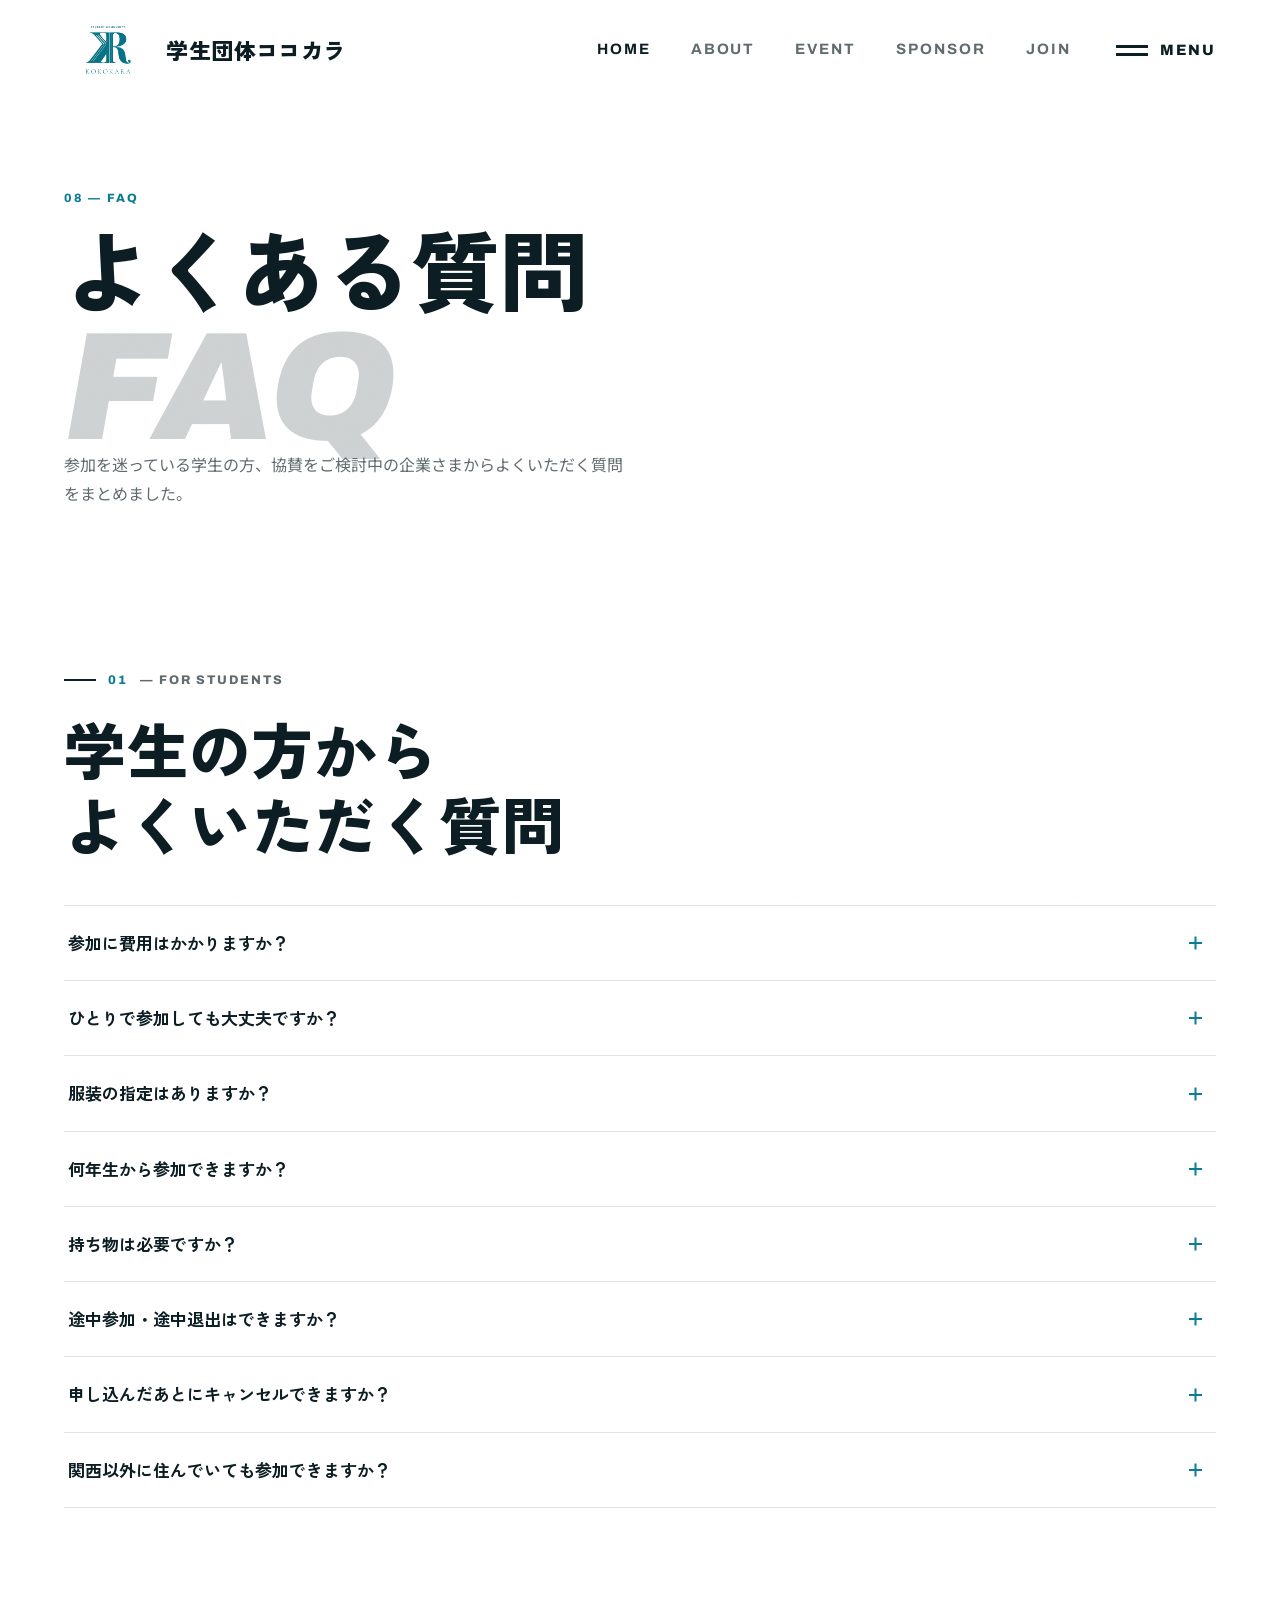
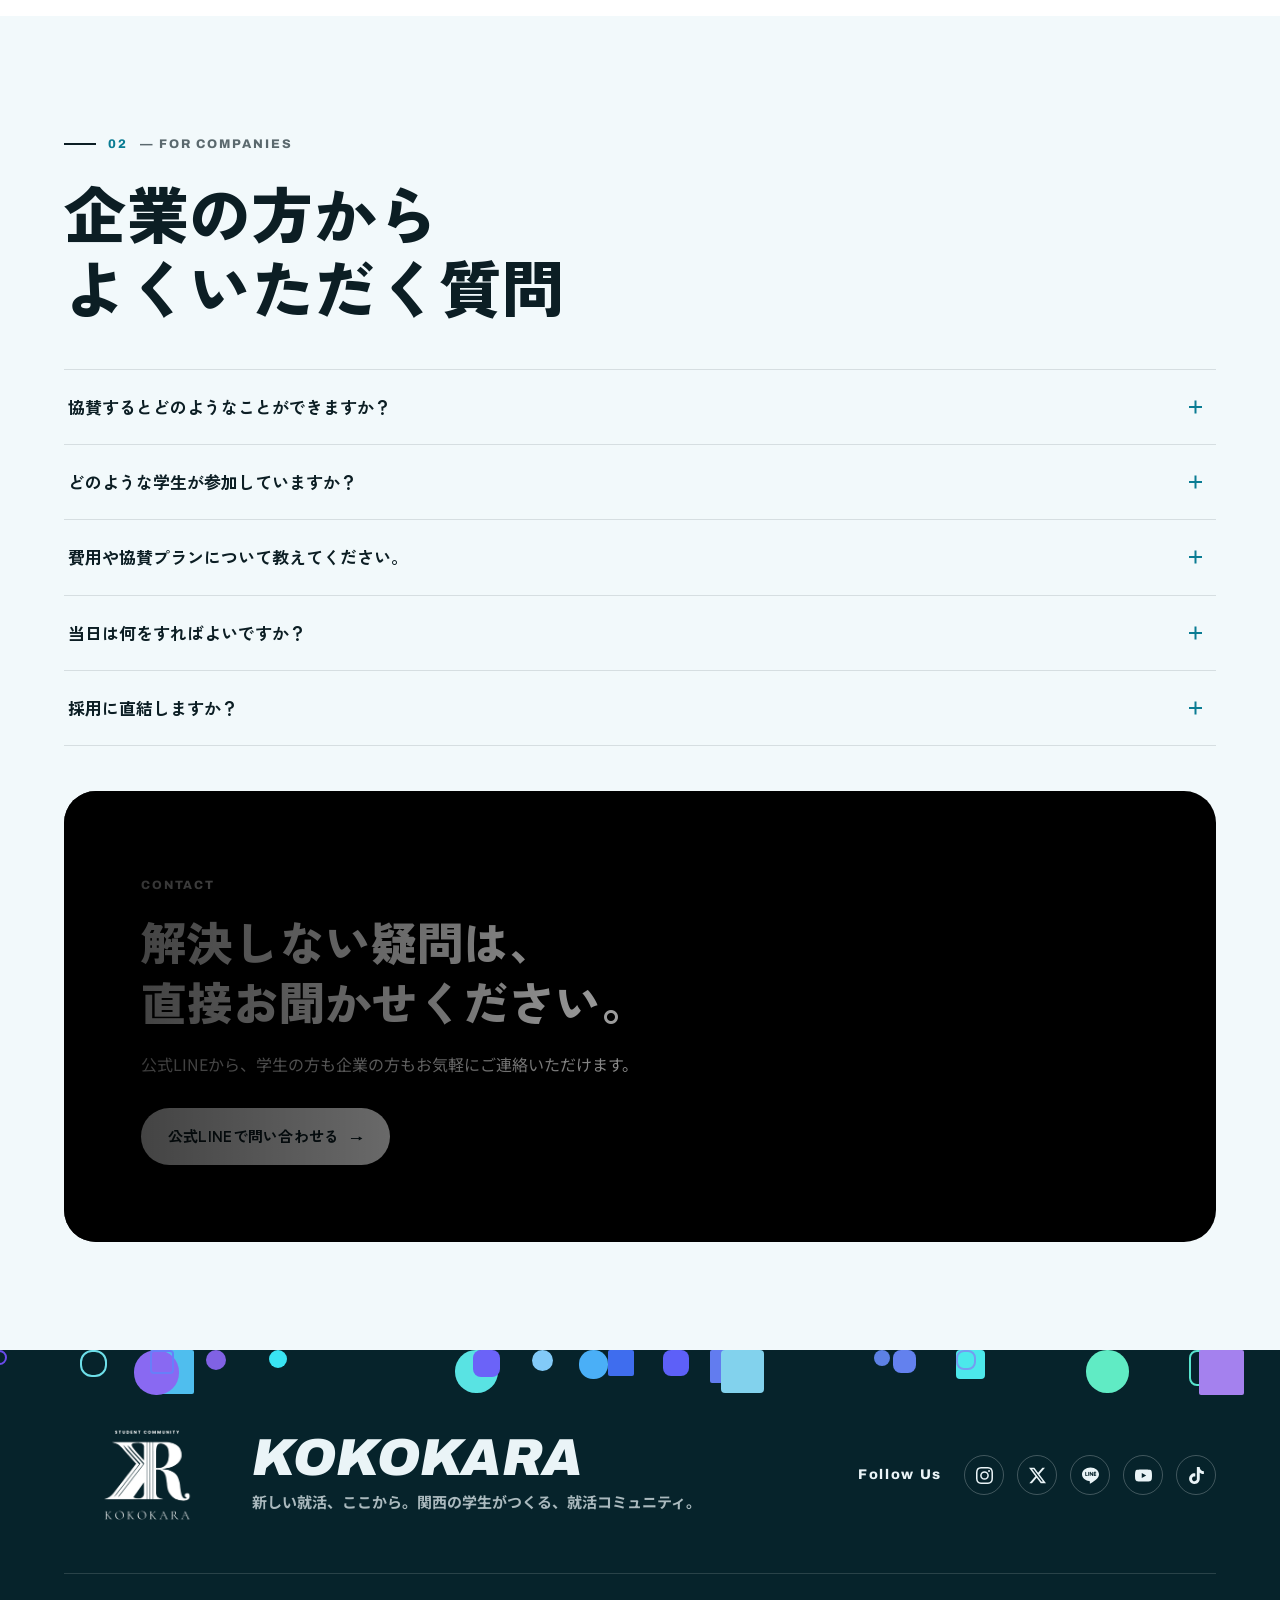
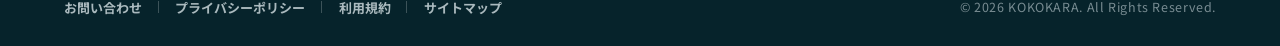
<file: faq.html>
<!DOCTYPE html>
<html lang="ja">
<head>
  <meta charset="UTF-8" />
  <meta name="viewport" content="width=device-width, initial-scale=1.0" />
  <title>よくある質問｜学生団体ココカラ</title>
  <meta name="description" content="学生団体ココカラへのよくある質問。参加費、服装、ひとり参加、協賛についてお答えします。" />
  <link rel="icon" href="assets/icon-r.png" type="image/png" />
  <link rel="preconnect" href="https://fonts.googleapis.com" />
  <link rel="preconnect" href="https://fonts.gstatic.com" crossorigin />
  <link href="https://fonts.googleapis.com/css2?family=Archivo:ital,wght@0,600;0,800;0,900;1,900&family=Noto+Sans+JP:wght@400;500;700&family=Zen+Kaku+Gothic+New:wght@500;700;900&display=swap" rel="stylesheet" />
  <link rel="stylesheet" href="style.css" />
</head>
<body>

  <header class="site-header scrolled">
    <div class="container header-inner">
      <a class="brand" href="index.html">
        <img src="assets/logo-lockup.png" alt="学生団体ココカラ ロゴ" />
        <span class="brand-name">学生団体ココカラ</span>
      </a>
      <div class="header-right">
        <nav class="nav-inline" aria-label="ナビゲーション">
          <a href="index.html" class="active">HOME</a>
          <a href="about.html">ABOUT</a>
          <a href="events.html">EVENT</a>
          <a href="sponsors.html">SPONSOR</a>
          <a href="join.html">JOIN</a>
        </nav>
        <button class="menu-btn" aria-label="メニュー" aria-expanded="false">
          <span class="bars"><span></span><span></span></span>
          <span class="txt-open">MENU</span><span class="txt-close">CLOSE</span>
        </button>
      </div>
    </div>
  </header>

  <div class="menu-overlay" id="menu">
    <div class="container">
      <button class="menu-back" type="button">
        <span class="mb-ico" aria-hidden="true">&#8592;</span> 前のページに戻る
      </button>
      <ul class="menu-list">
        <li><a href="index.html"><span class="idx">01</span><span class="en-lbl">HOME</span><span class="jp-lbl">ホーム</span></a></li>
        <li><a href="about.html"><span class="idx">02</span><span class="en-lbl">ABOUT</span><span class="jp-lbl">私たちについて</span></a></li>
        <li><a href="events.html"><span class="idx">03</span><span class="en-lbl">EVENT</span><span class="jp-lbl">イベント申込</span></a></li>
        <li><a href="member.html"><span class="idx">04</span><span class="en-lbl">MEMBER</span><span class="jp-lbl">運営メンバー</span></a></li>
        <li><a href="voice.html"><span class="idx">05</span><span class="en-lbl">VOICE</span><span class="jp-lbl">参加者の声</span></a></li>
        <li><a href="sponsors.html"><span class="idx">06</span><span class="en-lbl">SPONSOR</span><span class="jp-lbl">協賛企業</span></a></li>
        <li><a href="join.html"><span class="idx">07</span><span class="en-lbl">JOIN</span><span class="jp-lbl">メンバー募集</span></a></li>
        <li><a href="faq.html"><span class="idx">08</span><span class="en-lbl">FAQ</span><span class="jp-lbl">よくある質問</span></a></li>
        <li><a href="news.html"><span class="idx">09</span><span class="en-lbl">NEWS</span><span class="jp-lbl">お知らせ</span></a></li>
        <li><a href="https://line.me/R/ti/p/@113crihp"><span class="idx">10</span><span class="en-lbl">CONTACT</span><span class="jp-lbl">公式LINEで問い合わせ</span></a></li>
      </ul>
      <div class="menu-foot">
        <span class="en">STUDENT COMMUNITY KOKOKARA — KANSAI / JAPAN</span>
        <span>お問い合わせは <a href="https://line.me/R/ti/p/@113crihp">公式LINE</a> から</span>
      </div>
    </div>
  </div>

  <main>
    <section class="page-hero">
      <div class="container">
        <span class="eyebrow">08 — FAQ</span>
        <h1>よくある質問</h1>
        <span class="en-big">FAQ</span>
        <p>参加を迷っている学生の方、協賛をご検討中の企業さまからよくいただく質問をまとめました。</p>
      </div>
    </section>
    <section class="section">
      <div class="container">
        <div class="sec-head reveal"><span class="sec-tag"><span class="num">01</span> — For Students</span><h2 class="sec-title">学生の方から<br />よくいただく質問</h2></div>
        <div class="faq-list reveal d1">
          <details class="faq-item"><summary>参加に費用はかかりますか？</summary><div class="faq-a"><p>かかりません。学生の入会費・年会費・イベント参加費はすべて無料です。当日に会場で費用をいただくこともありません。</p></div></details>
          <details class="faq-item"><summary>ひとりで参加しても大丈夫ですか？</summary><div class="faq-a"><p>むしろ、ひとりでの参加がほとんどです。最初に運営がグループ分けと自己紹介の進行をするので、知り合いがいなくても浮くことはありません。</p></div></details>
          <details class="faq-item"><summary>服装の指定はありますか？</summary><div class="faq-a"><p>自由です。スーツで来る必要はありません。普段どおりの服装のほうが、素の状態で話せるので歓迎しています。</p></div></details>
          <details class="faq-item"><summary>何年生から参加できますか？</summary><div class="faq-a"><p>学年は問いません。就活を意識し始めた3年生が多いですが、1・2年生や大学院生、専門学校生の参加も歓迎しています。</p></div></details>
          <details class="faq-item"><summary>持ち物は必要ですか？</summary><div class="faq-a"><p>手ぶらで構いません。気になる企業の話をメモしたい場合だけ、筆記用具かスマートフォンをお持ちください。</p></div></details>
          <details class="faq-item"><summary>途中参加・途中退出はできますか？</summary><div class="faq-a"><p>可能です。授業やアルバイトの都合がある場合は、申込時か当日に運営へひとことお伝えください。</p></div></details>
          <details class="faq-item"><summary>申し込んだあとにキャンセルできますか？</summary><div class="faq-a"><p>できます。公式LINEからご連絡ください。直前でも構いませんが、席の準備がある関係上、分かった時点でお知らせいただけると助かります。</p></div></details>
          <details class="faq-item"><summary>関西以外に住んでいても参加できますか？</summary><div class="faq-a"><p>参加自体に地域の制限はありません。ただし現在の開催は京都・大阪が中心のため、会場までお越しいただける方が対象になります。</p></div></details>
        </div>
      </div>
    </section>

    <section class="section section-alt">
      <div class="container">
        <div class="sec-head reveal"><span class="sec-tag"><span class="num">02</span> — For Companies</span><h2 class="sec-title">企業の方から<br />よくいただく質問</h2></div>
        <div class="faq-list reveal d1">
          <details class="faq-item"><summary>協賛するとどのようなことができますか？</summary><div class="faq-a"><p>交流会に参加し、学生と直接お話しいただけます。あわせて当日の資料やサイト上での企業紹介、育成プログラムでの連携などをご相談いただけます。</p></div></details>
          <details class="faq-item"><summary>どのような学生が参加していますか？</summary><div class="faq-a"><p>関西圏の大学に通う学生が中心で、学部・志望業界はさまざまです。就活を始めたばかりの層から、業界を絞り込んでいる層まで幅があります。</p></div></details>
          <details class="faq-item"><summary>費用や協賛プランについて教えてください。</summary><div class="faq-a"><p>ご要望に応じて内容を組み立てています。まずは公式LINEまたは協賛ページからお問い合わせいただければ、詳細をご案内します。</p></div></details>
          <details class="faq-item"><summary>当日は何をすればよいですか？</summary><div class="faq-a"><p>かしこまった説明会ではありません。学生と同じ目線で話していただくことを大切にしているため、詳細な資料の準備は必須ではありません。</p></div></details>
          <details class="faq-item"><summary>採用に直結しますか？</summary><div class="faq-a"><p>選考の場ではなく、あくまで出会いの場としてご利用いただいています。そのうえで、この場をきっかけに関係が続くケースを想定しています。</p></div></details>
        </div>
        <div class="cta-band reveal" style="margin-top:clamp(36px,5vh,60px)">
          <span class="cta-eyebrow">Contact</span>
          <h2>解決しない疑問は、<br />直接お聞かせください。</h2>
          <p>公式LINEから、学生の方も企業の方もお気軽にご連絡いただけます。</p>
          <a class="btn" href="https://line.me/R/ti/p/@113crihp">公式LINEで問い合わせる <span class="arrow">→</span></a>
        </div>
      </div>
    </section>
  </main>

  <footer class="site-footer">
    <div class="footer-fall" aria-hidden="true"></div>
    <div class="container footer-shell">
      <div class="footer-main">
        <div class="footer-brand">
          <img src="assets/icon-white.png" alt="学生団体ココカラ" />
          <div class="footer-brand-text">
            <span class="footer-kk">KOKOKARA</span>
            <p class="footer-tagline">新しい就活、ここから。関西の学生がつくる、就活コミュニティ。</p>
          </div>
        </div>
        <div class="footer-social">
          <span class="footer-social-label">Follow Us</span>
          <div class="footer-social-icons">
            <a href="#" class="sns-ic" aria-label="Instagram"><svg viewBox="0 0 24 24" aria-hidden="true"><path d="M12 2.163c3.204 0 3.584.012 4.85.07 3.252.148 4.771 1.691 4.919 4.919.058 1.265.069 1.645.069 4.849 0 3.205-.012 3.584-.069 4.849-.149 3.225-1.664 4.771-4.919 4.919-1.266.058-1.644.07-4.85.07-3.204 0-3.584-.012-4.849-.07-3.26-.149-4.771-1.699-4.919-4.92-.058-1.265-.07-1.644-.07-4.849 0-3.204.013-3.583.07-4.849.149-3.227 1.664-4.771 4.919-4.919 1.266-.057 1.645-.069 4.849-.069zM12 0C8.741 0 8.333.014 7.053.072 2.695.272.273 2.69.073 7.052.014 8.333 0 8.741 0 12c0 3.259.014 3.668.072 4.948.2 4.358 2.618 6.78 6.98 6.98C8.333 23.986 8.741 24 12 24c3.259 0 3.668-.014 4.948-.072 4.354-.2 6.782-2.618 6.979-6.98.059-1.28.073-1.689.073-4.948 0-3.259-.014-3.667-.072-4.947-.196-4.354-2.617-6.78-6.979-6.98C15.668.014 15.259 0 12 0zm0 5.838a6.162 6.162 0 100 12.324 6.162 6.162 0 000-12.324zM12 16a4 4 0 110-8 4 4 0 010 8zm6.406-11.845a1.44 1.44 0 100 2.881 1.44 1.44 0 000-2.881z"/></svg></a>
            <a href="#" class="sns-ic" aria-label="X"><svg viewBox="0 0 24 24" aria-hidden="true"><path d="M18.901 1.153h3.68l-8.04 9.19L24 22.846h-7.406l-5.8-7.584-6.638 7.584H.474l8.6-9.83L0 1.154h7.594l5.243 6.932ZM17.61 20.644h2.039L6.486 3.24H4.298Z"/></svg></a>
            <a href="#" class="sns-ic" aria-label="LINE"><svg viewBox="0 0 24 24" aria-hidden="true"><path d="M24 10.304c0-5.369-5.383-9.738-12-9.738-6.616 0-12 4.369-12 9.738 0 4.814 4.269 8.846 10.036 9.608.391.084.922.258 1.057.592.121.303.079.778.038 1.085l-.171 1.027c-.053.303-.242 1.186 1.039.647 1.281-.54 6.911-4.069 9.428-6.967 1.739-1.907 2.572-3.843 2.572-5.99zM7.615 12.803H5.25a.632.632 0 0 1-.631-.631V7.463a.632.632 0 0 1 1.262 0v4.078h1.734a.631.631 0 0 1 0 1.262zm2.466-.631a.632.632 0 0 1-1.263 0V7.463a.632.632 0 0 1 1.263 0zm5.678 0a.63.63 0 0 1-.432.598.65.65 0 0 1-.199.031.62.62 0 0 1-.512-.256l-2.417-3.286v2.913a.631.631 0 1 1-1.262 0V7.463a.63.63 0 0 1 .432-.598.65.65 0 0 1 .195-.031c.202 0 .388.097.507.253l2.422 3.293V7.463a.632.632 0 0 1 1.263 0zm3.815-2.937a.63.63 0 0 1 0 1.262h-1.734v1.114h1.734a.631.631 0 0 1 0 1.262h-2.365a.633.633 0 0 1-.63-.631V7.463a.634.634 0 0 1 .63-.632h2.365a.632.632 0 0 1 0 1.263h-1.734v1.114h1.734z"/></svg></a>
            <a href="#" class="sns-ic" aria-label="YouTube"><svg viewBox="0 0 24 24" aria-hidden="true"><path d="M23.498 6.186a3.016 3.016 0 0 0-2.122-2.136C19.505 3.545 12 3.545 12 3.545s-7.505 0-9.377.505A3.017 3.017 0 0 0 .502 6.186C0 8.07 0 12 0 12s0 3.93.502 5.814a3.016 3.016 0 0 0 2.122 2.136c1.871.505 9.376.505 9.376.505s7.505 0 9.377-.505a3.015 3.015 0 0 0 2.122-2.136C24 15.93 24 12 24 12s0-3.93-.502-5.814zM9.545 15.568V8.432L15.818 12l-6.273 3.568z"/></svg></a>
            <a href="#" class="sns-ic" aria-label="TikTok"><svg viewBox="0 0 24 24" aria-hidden="true"><path d="M12.525.02c1.31-.02 2.61-.01 3.91-.02.08 1.53.63 3.09 1.75 4.17 1.12 1.11 2.7 1.62 4.24 1.79v4.03c-1.44-.05-2.89-.35-4.2-.97-.57-.26-1.1-.59-1.62-.93-.01 2.92.01 5.84-.02 8.75-.08 1.4-.54 2.79-1.35 3.94-1.31 1.92-3.58 3.17-5.91 3.21-1.43.08-2.86-.31-4.08-1.03-2.02-1.19-3.44-3.37-3.65-5.71-.02-.5-.03-1-.01-1.49.18-1.9 1.12-3.72 2.58-4.96 1.66-1.44 3.98-2.13 6.15-1.72.02 1.48-.04 2.96-.04 4.44-.99-.32-2.15-.23-3.02.37-.63.41-1.11 1.04-1.36 1.75-.21.51-.15 1.07-.14 1.61.24 1.64 1.82 3.02 3.5 2.87 1.12-.01 2.19-.66 2.77-1.61.19-.33.4-.67.41-1.06.1-1.79.06-3.57.07-5.36.01-4.03-.01-8.05.02-12.07z"/></svg></a>
          </div>
        </div>
      </div>

      <div class="footer-bottom">
        <nav class="footer-utility" aria-label="ユーティリティ">
          <a href="https://line.me/R/ti/p/@113crihp">お問い合わせ</a>
          <a href="privacy.html">プライバシーポリシー</a>
          <a href="#">利用規約</a>
          <a href="#">サイトマップ</a>
        </nav>
        <div class="footer-copy">&copy; <span data-year>2026</span> KOKOKARA. All Rights Reserved.</div>
      </div>
    </div>
  </footer>

  <script src="site.js"></script>
</body>
</html>
</file>
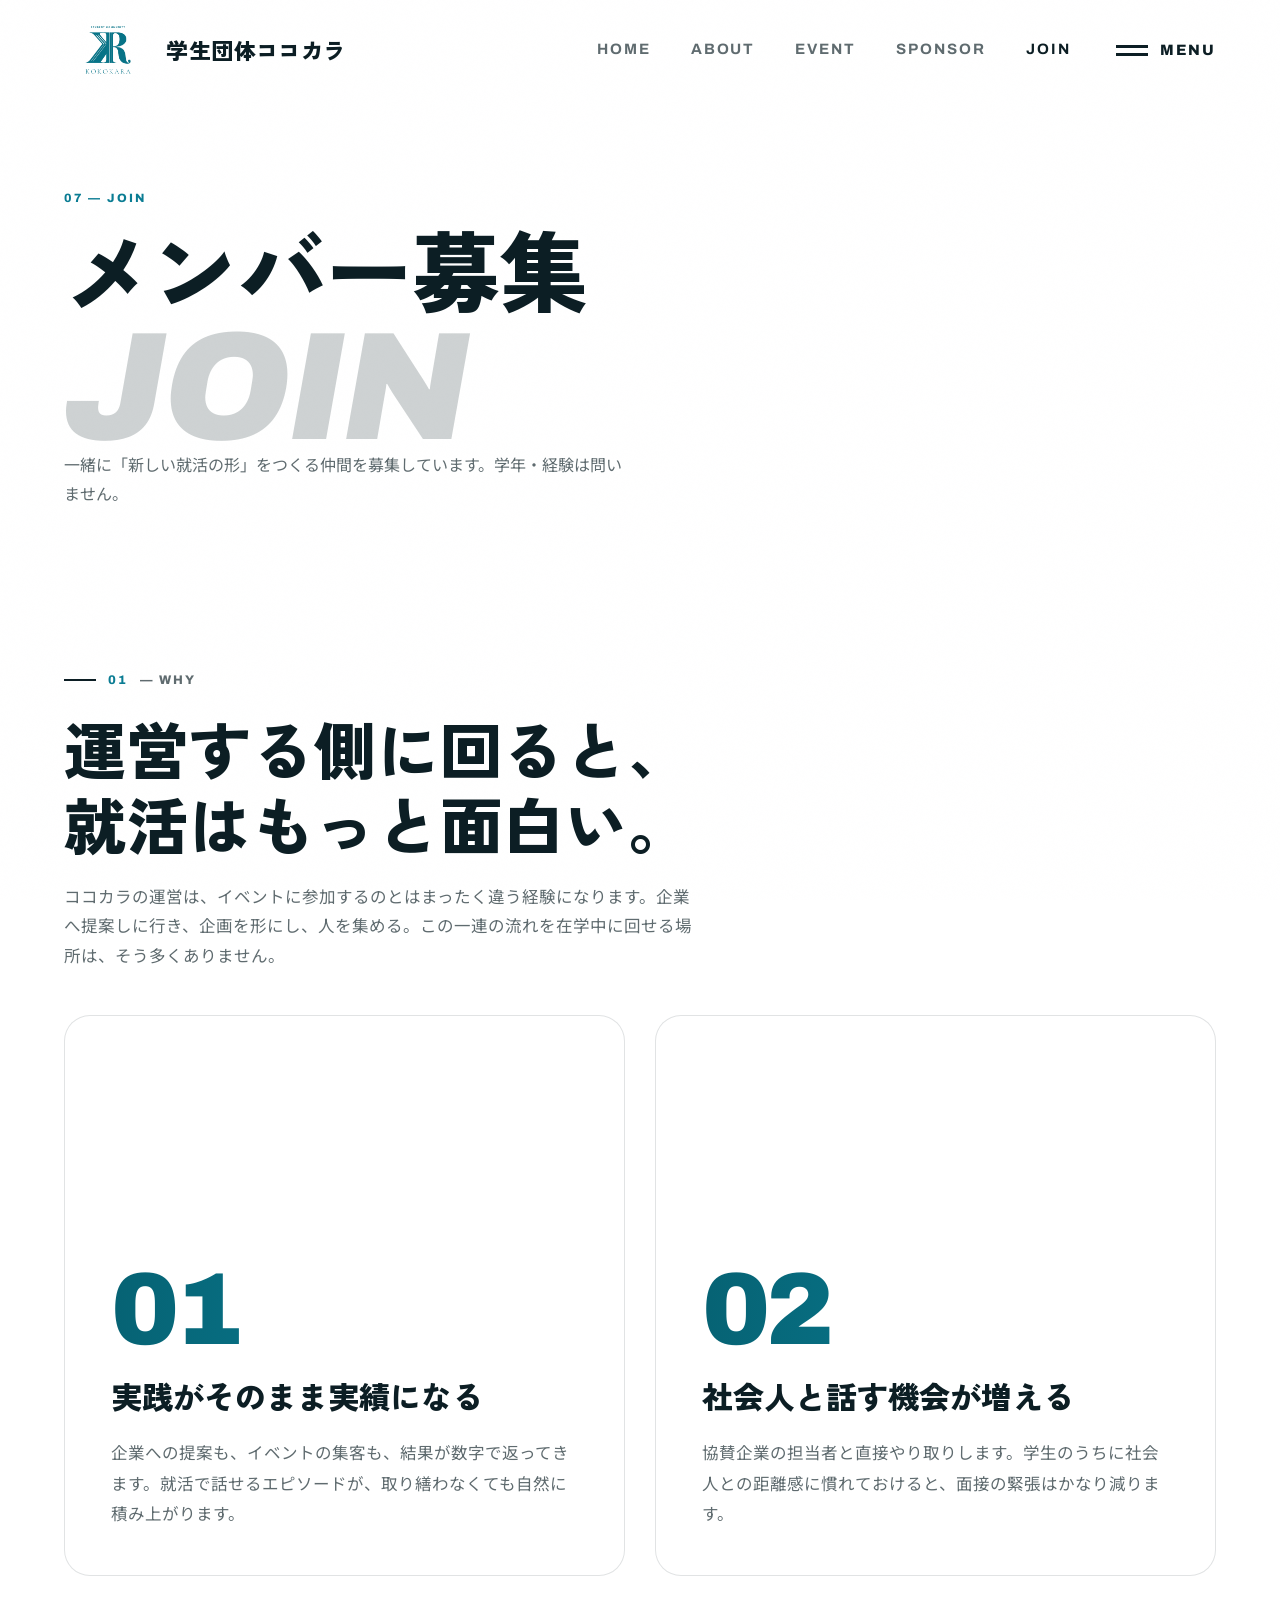
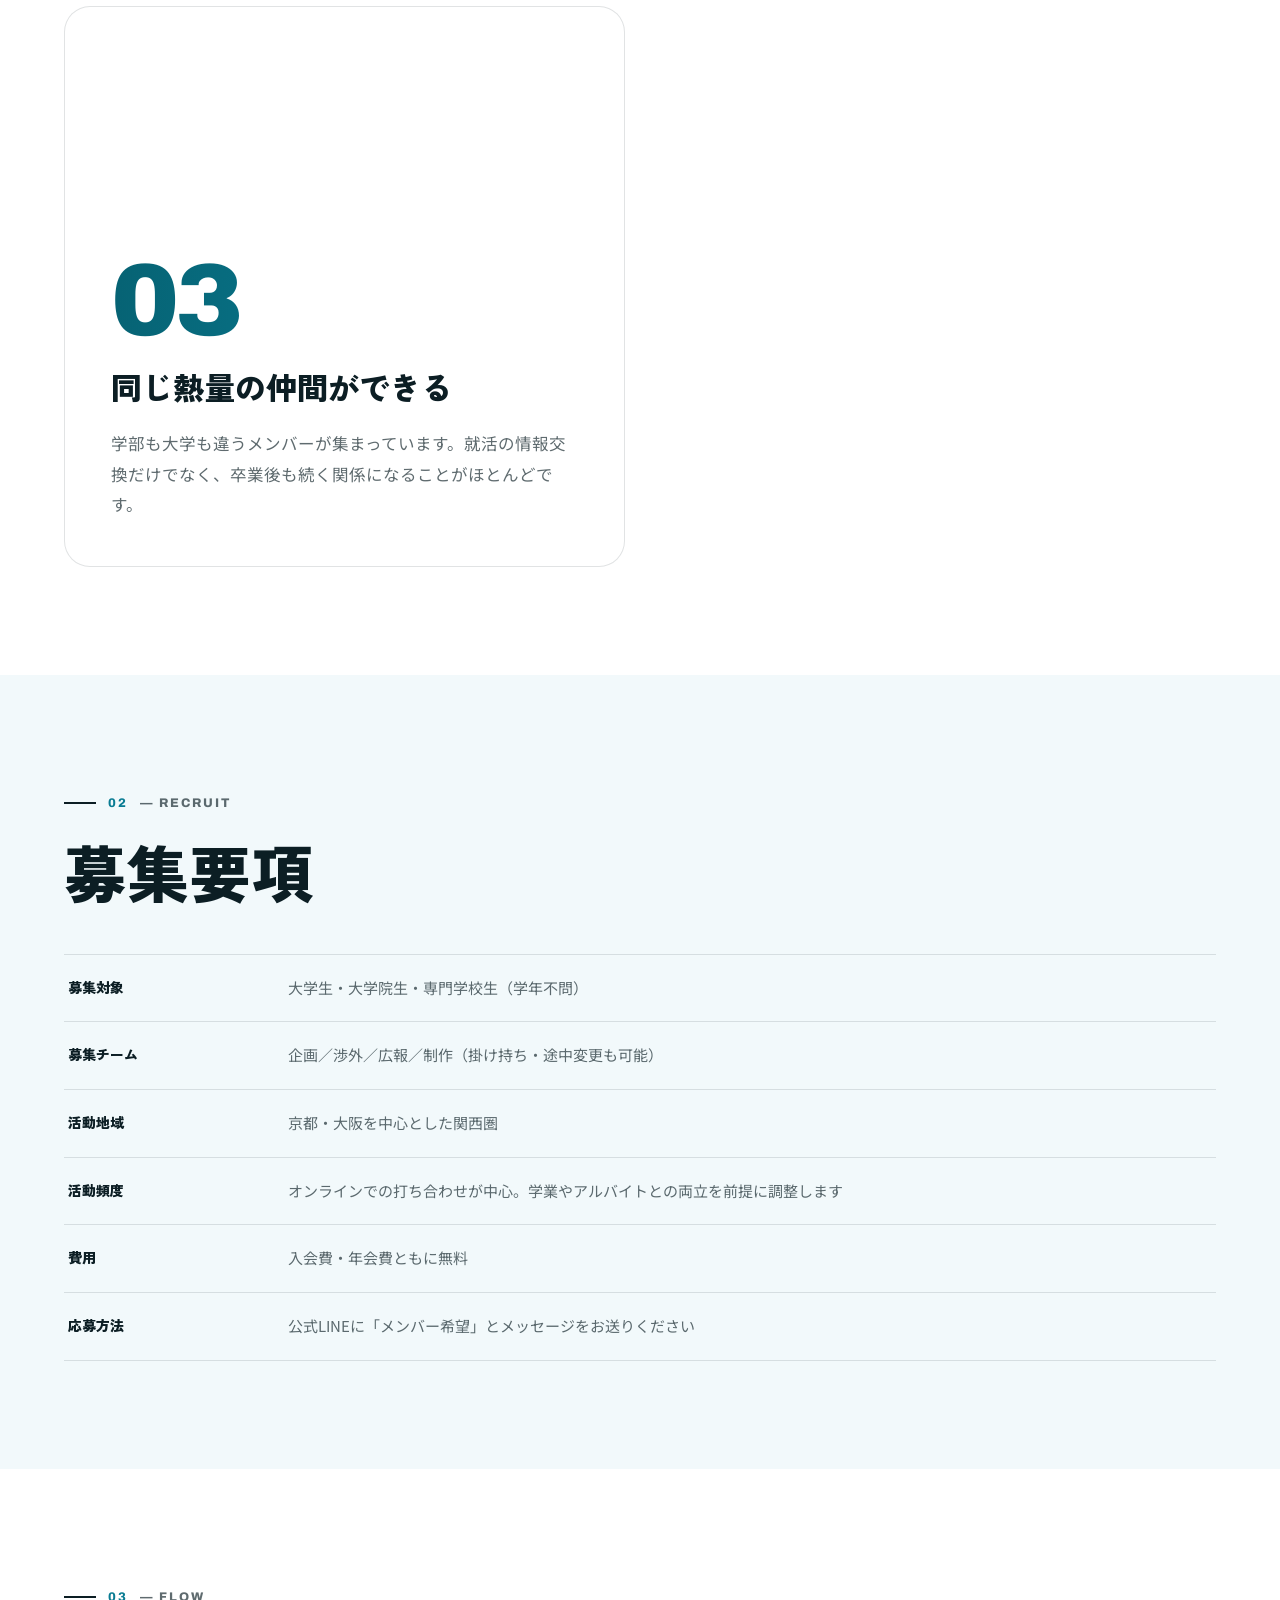
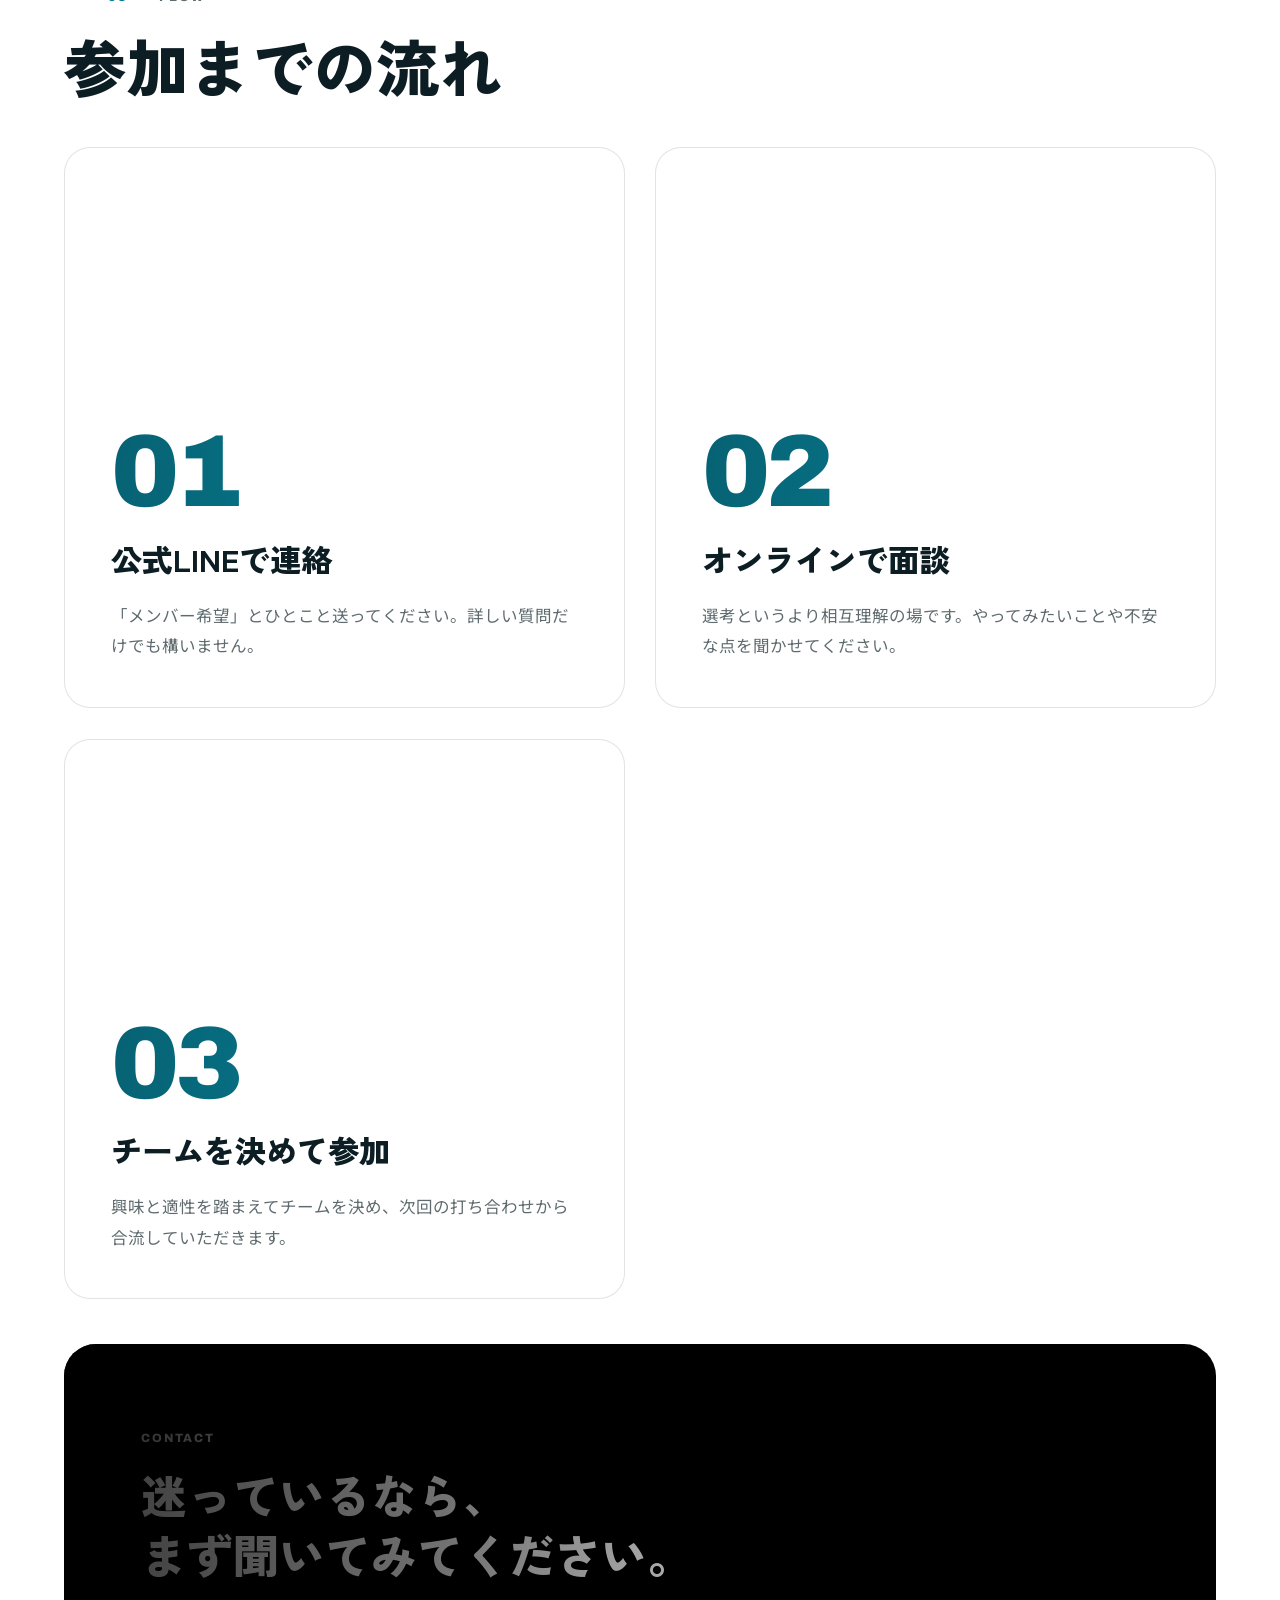
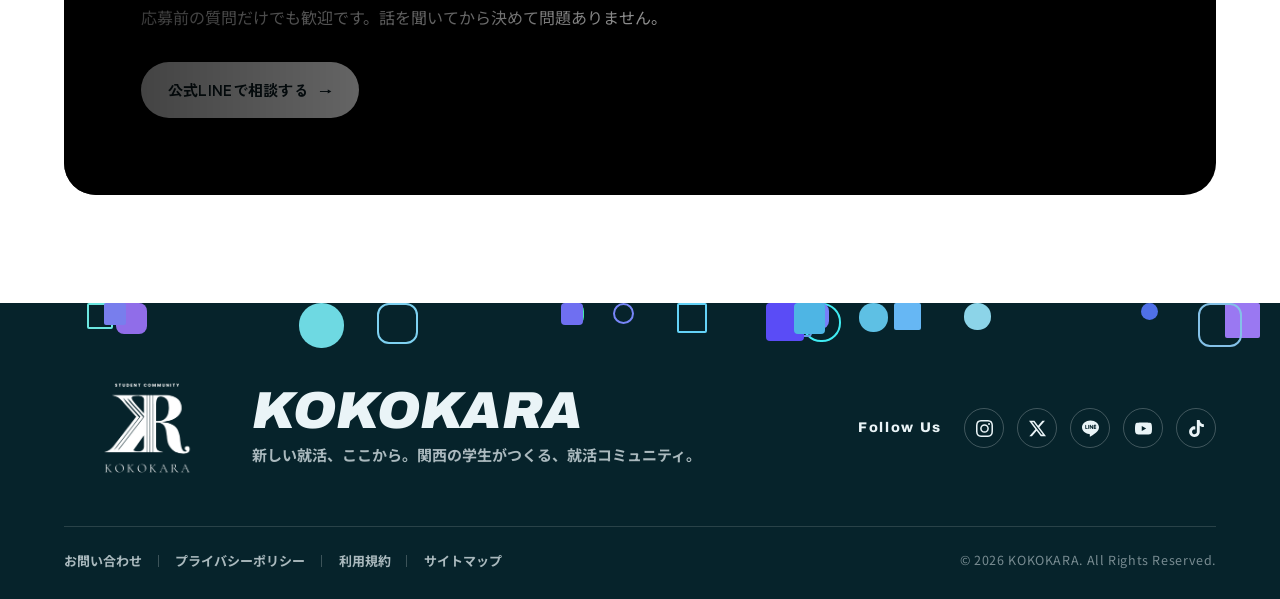
<file: join.html>
<!DOCTYPE html>
<html lang="ja">
<head>
  <meta charset="UTF-8" />
  <meta name="viewport" content="width=device-width, initial-scale=1.0" />
  <title>メンバー募集｜学生団体ココカラ</title>
  <meta name="description" content="学生団体ココカラの運営メンバーを募集しています。企画・渉外・広報・制作の4チーム。入会費・年会費無料。" />
  <link rel="icon" href="assets/icon-r.png" type="image/png" />
  <link rel="preconnect" href="https://fonts.googleapis.com" />
  <link rel="preconnect" href="https://fonts.gstatic.com" crossorigin />
  <link href="https://fonts.googleapis.com/css2?family=Archivo:ital,wght@0,600;0,800;0,900;1,900&family=Noto+Sans+JP:wght@400;500;700&family=Zen+Kaku+Gothic+New:wght@500;700;900&display=swap" rel="stylesheet" />
  <link rel="stylesheet" href="style.css" />
</head>
<body>

  <header class="site-header scrolled">
    <div class="container header-inner">
      <a class="brand" href="index.html">
        <img src="assets/logo-lockup.png" alt="学生団体ココカラ ロゴ" />
        <span class="brand-name">学生団体ココカラ</span>
      </a>
      <div class="header-right">
        <nav class="nav-inline" aria-label="ナビゲーション">
          <a href="index.html">HOME</a>
          <a href="about.html">ABOUT</a>
          <a href="events.html">EVENT</a>
          <a href="sponsors.html">SPONSOR</a>
          <a href="join.html" class="active">JOIN</a>
        </nav>
        <button class="menu-btn" aria-label="メニュー" aria-expanded="false">
          <span class="bars"><span></span><span></span></span>
          <span class="txt-open">MENU</span><span class="txt-close">CLOSE</span>
        </button>
      </div>
    </div>
  </header>

  <div class="menu-overlay" id="menu">
    <div class="container">
      <button class="menu-back" type="button">
        <span class="mb-ico" aria-hidden="true">&#8592;</span> 前のページに戻る
      </button>
      <ul class="menu-list">
        <li><a href="index.html"><span class="idx">01</span><span class="en-lbl">HOME</span><span class="jp-lbl">ホーム</span></a></li>
        <li><a href="about.html"><span class="idx">02</span><span class="en-lbl">ABOUT</span><span class="jp-lbl">私たちについて</span></a></li>
        <li><a href="events.html"><span class="idx">03</span><span class="en-lbl">EVENT</span><span class="jp-lbl">イベント申込</span></a></li>
        <li><a href="member.html"><span class="idx">04</span><span class="en-lbl">MEMBER</span><span class="jp-lbl">運営メンバー</span></a></li>
        <li><a href="voice.html"><span class="idx">05</span><span class="en-lbl">VOICE</span><span class="jp-lbl">参加者の声</span></a></li>
        <li><a href="sponsors.html"><span class="idx">06</span><span class="en-lbl">SPONSOR</span><span class="jp-lbl">協賛企業</span></a></li>
        <li><a href="join.html"><span class="idx">07</span><span class="en-lbl">JOIN</span><span class="jp-lbl">メンバー募集</span></a></li>
        <li><a href="faq.html"><span class="idx">08</span><span class="en-lbl">FAQ</span><span class="jp-lbl">よくある質問</span></a></li>
        <li><a href="news.html"><span class="idx">09</span><span class="en-lbl">NEWS</span><span class="jp-lbl">お知らせ</span></a></li>
        <li><a href="https://line.me/R/ti/p/@113crihp"><span class="idx">10</span><span class="en-lbl">CONTACT</span><span class="jp-lbl">公式LINEで問い合わせ</span></a></li>
      </ul>
      <div class="menu-foot">
        <span class="en">STUDENT COMMUNITY KOKOKARA — KANSAI / JAPAN</span>
        <span>お問い合わせは <a href="https://line.me/R/ti/p/@113crihp">公式LINE</a> から</span>
      </div>
    </div>
  </div>

  <main>
    <section class="page-hero">
      <div class="container">
        <span class="eyebrow">07 — Join</span>
        <h1>メンバー募集</h1>
        <span class="en-big">JOIN</span>
        <p>一緒に「新しい就活の形」をつくる仲間を募集しています。学年・経験は問いません。</p>
      </div>
    </section>

    <section class="section">
      <div class="container">
        <div class="sec-head reveal">
          <span class="sec-tag"><span class="num">01</span> — Why</span>
          <h2 class="sec-title">運営する側に回ると、<br />就活はもっと面白い。</h2>
          <p class="sec-lead">ココカラの運営は、イベントに参加するのとはまったく違う経験になります。企業へ提案しに行き、企画を形にし、人を集める。この一連の流れを在学中に回せる場所は、そう多くありません。</p>
        </div>
        <div class="activities">
          <div class="activity-card reveal d1">
            <span class="activity-num">01</span>
            <h3>実践がそのまま実績になる</h3>
            <p>企業への提案も、イベントの集客も、結果が数字で返ってきます。就活で話せるエピソードが、取り繕わなくても自然に積み上がります。</p>
          </div>
          <div class="activity-card reveal d2">
            <span class="activity-num">02</span>
            <h3>社会人と話す機会が増える</h3>
            <p>協賛企業の担当者と直接やり取りします。学生のうちに社会人との距離感に慣れておけると、面接の緊張はかなり減ります。</p>
          </div>
          <div class="activity-card reveal d3">
            <span class="activity-num">03</span>
            <h3>同じ熱量の仲間ができる</h3>
            <p>学部も大学も違うメンバーが集まっています。就活の情報交換だけでなく、卒業後も続く関係になることがほとんどです。</p>
          </div>
        </div>
      </div>
    </section>

    <section class="section section-alt">
      <div class="container">
        <div class="sec-head reveal">
          <span class="sec-tag"><span class="num">02</span> — Recruit</span>
          <h2 class="sec-title">募集要項</h2>
        </div>
        <div class="info-table reveal d1">
          <dl>
            <div><dt>募集対象</dt><dd>大学生・大学院生・専門学校生（学年不問）</dd></div>
            <div><dt>募集チーム</dt><dd>企画／渉外／広報／制作（掛け持ち・途中変更も可能）</dd></div>
            <div><dt>活動地域</dt><dd>京都・大阪を中心とした関西圏</dd></div>
            <div><dt>活動頻度</dt><dd>オンラインでの打ち合わせが中心。学業やアルバイトとの両立を前提に調整します</dd></div>
            <div><dt>費用</dt><dd>入会費・年会費ともに無料</dd></div>
            <div><dt>応募方法</dt><dd>公式LINEに「メンバー希望」とメッセージをお送りください</dd></div>
          </dl>
        </div>
      </div>
    </section>

    <section class="section">
      <div class="container">
        <div class="sec-head reveal">
          <span class="sec-tag"><span class="num">03</span> — Flow</span>
          <h2 class="sec-title">参加までの流れ</h2>
        </div>
        <div class="activities">
          <div class="activity-card reveal d1"><span class="activity-num">01</span><h3>公式LINEで連絡</h3><p>「メンバー希望」とひとこと送ってください。詳しい質問だけでも構いません。</p></div>
          <div class="activity-card reveal d2"><span class="activity-num">02</span><h3>オンラインで面談</h3><p>選考というより相互理解の場です。やってみたいことや不安な点を聞かせてください。</p></div>
          <div class="activity-card reveal d3"><span class="activity-num">03</span><h3>チームを決めて参加</h3><p>興味と適性を踏まえてチームを決め、次回の打ち合わせから合流していただきます。</p></div>
        </div>
        <div class="cta-band reveal" style="margin-top:clamp(36px,5vh,60px)">
          <span class="cta-eyebrow">Contact</span>
          <h2>迷っているなら、<br />まず聞いてみてください。</h2>
          <p>応募前の質問だけでも歓迎です。話を聞いてから決めて問題ありません。</p>
          <a class="btn" href="https://line.me/R/ti/p/@113crihp">公式LINEで相談する <span class="arrow">→</span></a>
        </div>
      </div>
    </section>
  </main>

  <footer class="site-footer">
    <div class="footer-fall" aria-hidden="true"></div>
    <div class="container footer-shell">
      <div class="footer-main">
        <div class="footer-brand">
          <img src="assets/icon-white.png" alt="学生団体ココカラ" />
          <div class="footer-brand-text">
            <span class="footer-kk">KOKOKARA</span>
            <p class="footer-tagline">新しい就活、ここから。関西の学生がつくる、就活コミュニティ。</p>
          </div>
        </div>
        <div class="footer-social">
          <span class="footer-social-label">Follow Us</span>
          <div class="footer-social-icons">
            <a href="#" class="sns-ic" aria-label="Instagram"><svg viewBox="0 0 24 24" aria-hidden="true"><path d="M12 2.163c3.204 0 3.584.012 4.85.07 3.252.148 4.771 1.691 4.919 4.919.058 1.265.069 1.645.069 4.849 0 3.205-.012 3.584-.069 4.849-.149 3.225-1.664 4.771-4.919 4.919-1.266.058-1.644.07-4.85.07-3.204 0-3.584-.012-4.849-.07-3.26-.149-4.771-1.699-4.919-4.92-.058-1.265-.07-1.644-.07-4.849 0-3.204.013-3.583.07-4.849.149-3.227 1.664-4.771 4.919-4.919 1.266-.057 1.645-.069 4.849-.069zM12 0C8.741 0 8.333.014 7.053.072 2.695.272.273 2.69.073 7.052.014 8.333 0 8.741 0 12c0 3.259.014 3.668.072 4.948.2 4.358 2.618 6.78 6.98 6.98C8.333 23.986 8.741 24 12 24c3.259 0 3.668-.014 4.948-.072 4.354-.2 6.782-2.618 6.979-6.98.059-1.28.073-1.689.073-4.948 0-3.259-.014-3.667-.072-4.947-.196-4.354-2.617-6.78-6.979-6.98C15.668.014 15.259 0 12 0zm0 5.838a6.162 6.162 0 100 12.324 6.162 6.162 0 000-12.324zM12 16a4 4 0 110-8 4 4 0 010 8zm6.406-11.845a1.44 1.44 0 100 2.881 1.44 1.44 0 000-2.881z"/></svg></a>
            <a href="#" class="sns-ic" aria-label="X"><svg viewBox="0 0 24 24" aria-hidden="true"><path d="M18.901 1.153h3.68l-8.04 9.19L24 22.846h-7.406l-5.8-7.584-6.638 7.584H.474l8.6-9.83L0 1.154h7.594l5.243 6.932ZM17.61 20.644h2.039L6.486 3.24H4.298Z"/></svg></a>
            <a href="#" class="sns-ic" aria-label="LINE"><svg viewBox="0 0 24 24" aria-hidden="true"><path d="M24 10.304c0-5.369-5.383-9.738-12-9.738-6.616 0-12 4.369-12 9.738 0 4.814 4.269 8.846 10.036 9.608.391.084.922.258 1.057.592.121.303.079.778.038 1.085l-.171 1.027c-.053.303-.242 1.186 1.039.647 1.281-.54 6.911-4.069 9.428-6.967 1.739-1.907 2.572-3.843 2.572-5.99zM7.615 12.803H5.25a.632.632 0 0 1-.631-.631V7.463a.632.632 0 0 1 1.262 0v4.078h1.734a.631.631 0 0 1 0 1.262zm2.466-.631a.632.632 0 0 1-1.263 0V7.463a.632.632 0 0 1 1.263 0zm5.678 0a.63.63 0 0 1-.432.598.65.65 0 0 1-.199.031.62.62 0 0 1-.512-.256l-2.417-3.286v2.913a.631.631 0 1 1-1.262 0V7.463a.63.63 0 0 1 .432-.598.65.65 0 0 1 .195-.031c.202 0 .388.097.507.253l2.422 3.293V7.463a.632.632 0 0 1 1.263 0zm3.815-2.937a.63.63 0 0 1 0 1.262h-1.734v1.114h1.734a.631.631 0 0 1 0 1.262h-2.365a.633.633 0 0 1-.63-.631V7.463a.634.634 0 0 1 .63-.632h2.365a.632.632 0 0 1 0 1.263h-1.734v1.114h1.734z"/></svg></a>
            <a href="#" class="sns-ic" aria-label="YouTube"><svg viewBox="0 0 24 24" aria-hidden="true"><path d="M23.498 6.186a3.016 3.016 0 0 0-2.122-2.136C19.505 3.545 12 3.545 12 3.545s-7.505 0-9.377.505A3.017 3.017 0 0 0 .502 6.186C0 8.07 0 12 0 12s0 3.93.502 5.814a3.016 3.016 0 0 0 2.122 2.136c1.871.505 9.376.505 9.376.505s7.505 0 9.377-.505a3.015 3.015 0 0 0 2.122-2.136C24 15.93 24 12 24 12s0-3.93-.502-5.814zM9.545 15.568V8.432L15.818 12l-6.273 3.568z"/></svg></a>
            <a href="#" class="sns-ic" aria-label="TikTok"><svg viewBox="0 0 24 24" aria-hidden="true"><path d="M12.525.02c1.31-.02 2.61-.01 3.91-.02.08 1.53.63 3.09 1.75 4.17 1.12 1.11 2.7 1.62 4.24 1.79v4.03c-1.44-.05-2.89-.35-4.2-.97-.57-.26-1.1-.59-1.62-.93-.01 2.92.01 5.84-.02 8.75-.08 1.4-.54 2.79-1.35 3.94-1.31 1.92-3.58 3.17-5.91 3.21-1.43.08-2.86-.31-4.08-1.03-2.02-1.19-3.44-3.37-3.65-5.71-.02-.5-.03-1-.01-1.49.18-1.9 1.12-3.72 2.58-4.96 1.66-1.44 3.98-2.13 6.15-1.72.02 1.48-.04 2.96-.04 4.44-.99-.32-2.15-.23-3.02.37-.63.41-1.11 1.04-1.36 1.75-.21.51-.15 1.07-.14 1.61.24 1.64 1.82 3.02 3.5 2.87 1.12-.01 2.19-.66 2.77-1.61.19-.33.4-.67.41-1.06.1-1.79.06-3.57.07-5.36.01-4.03-.01-8.05.02-12.07z"/></svg></a>
          </div>
        </div>
      </div>

      <div class="footer-bottom">
        <nav class="footer-utility" aria-label="ユーティリティ">
          <a href="https://line.me/R/ti/p/@113crihp">お問い合わせ</a>
          <a href="privacy.html">プライバシーポリシー</a>
          <a href="#">利用規約</a>
          <a href="#">サイトマップ</a>
        </nav>
        <div class="footer-copy">&copy; <span data-year>2026</span> KOKOKARA. All Rights Reserved.</div>
      </div>
    </div>
  </footer>

  <script src="site.js"></script>
</body>
</html>
</file>
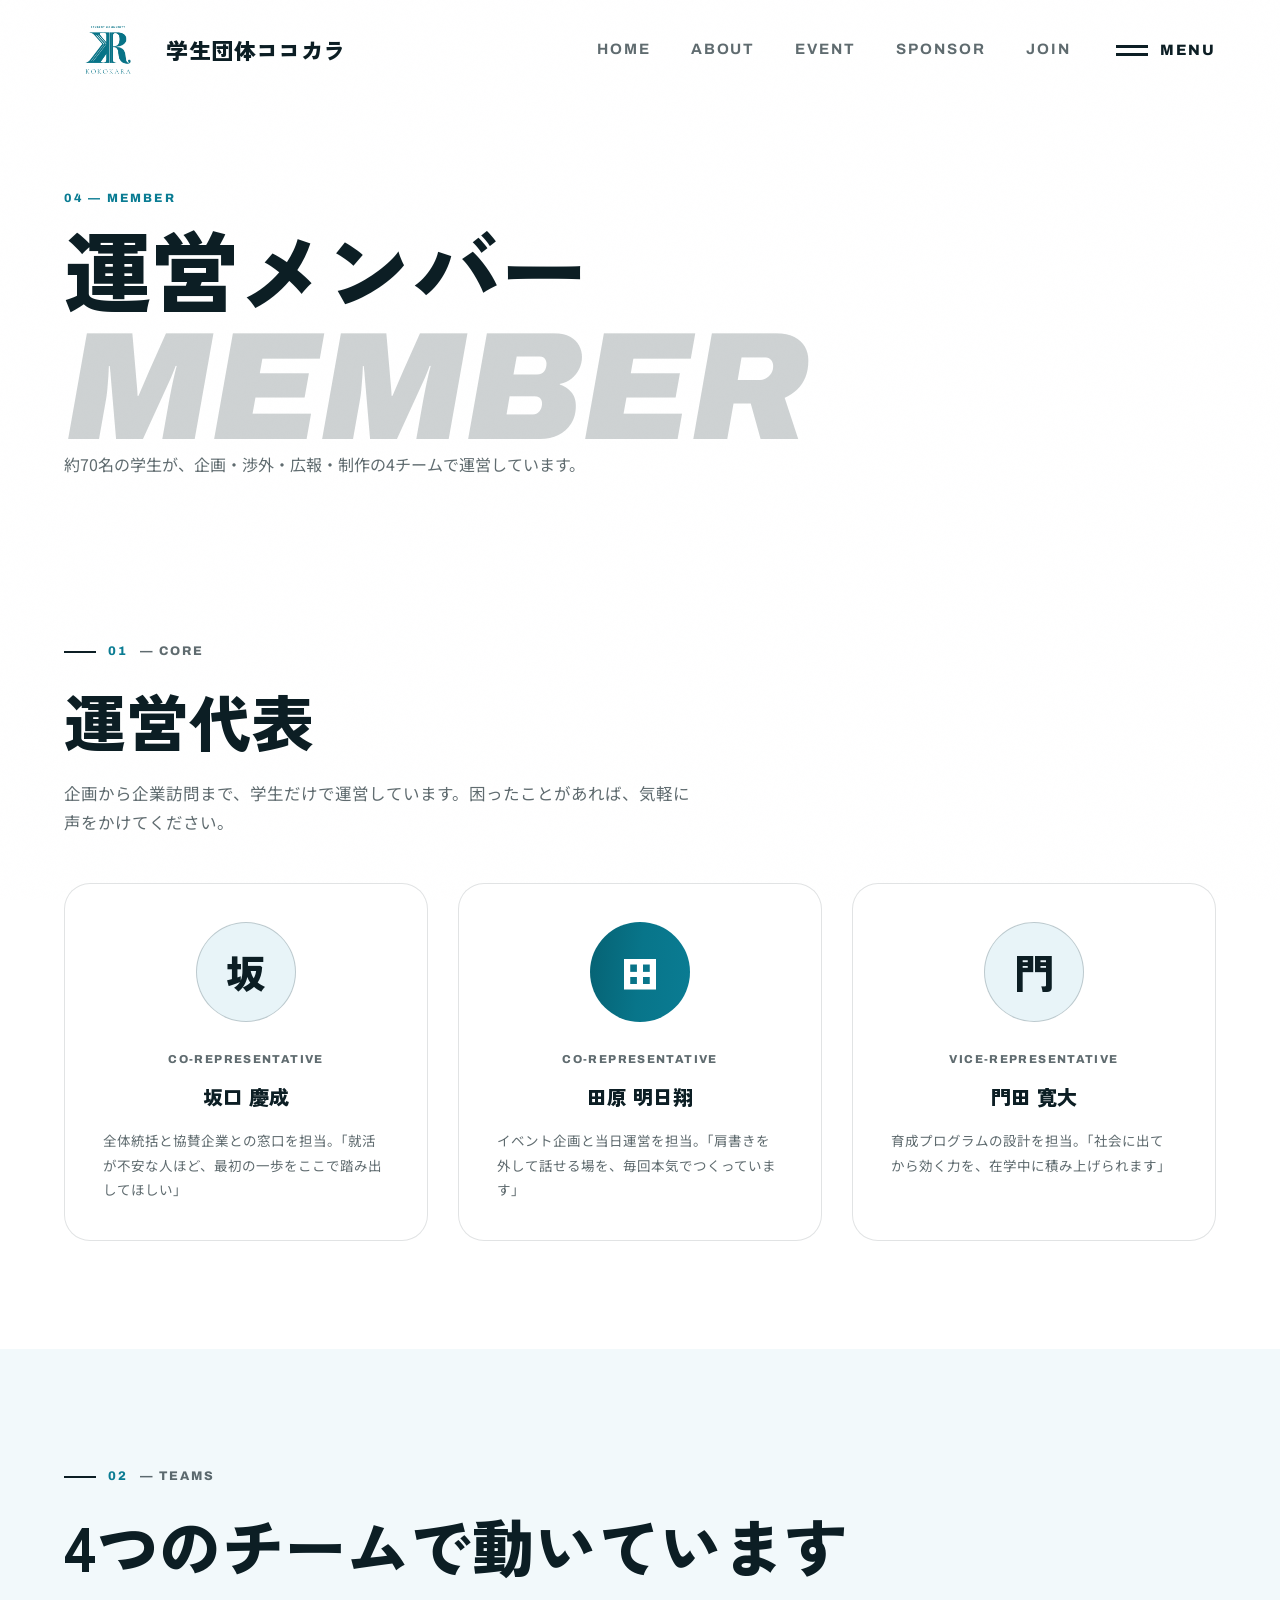
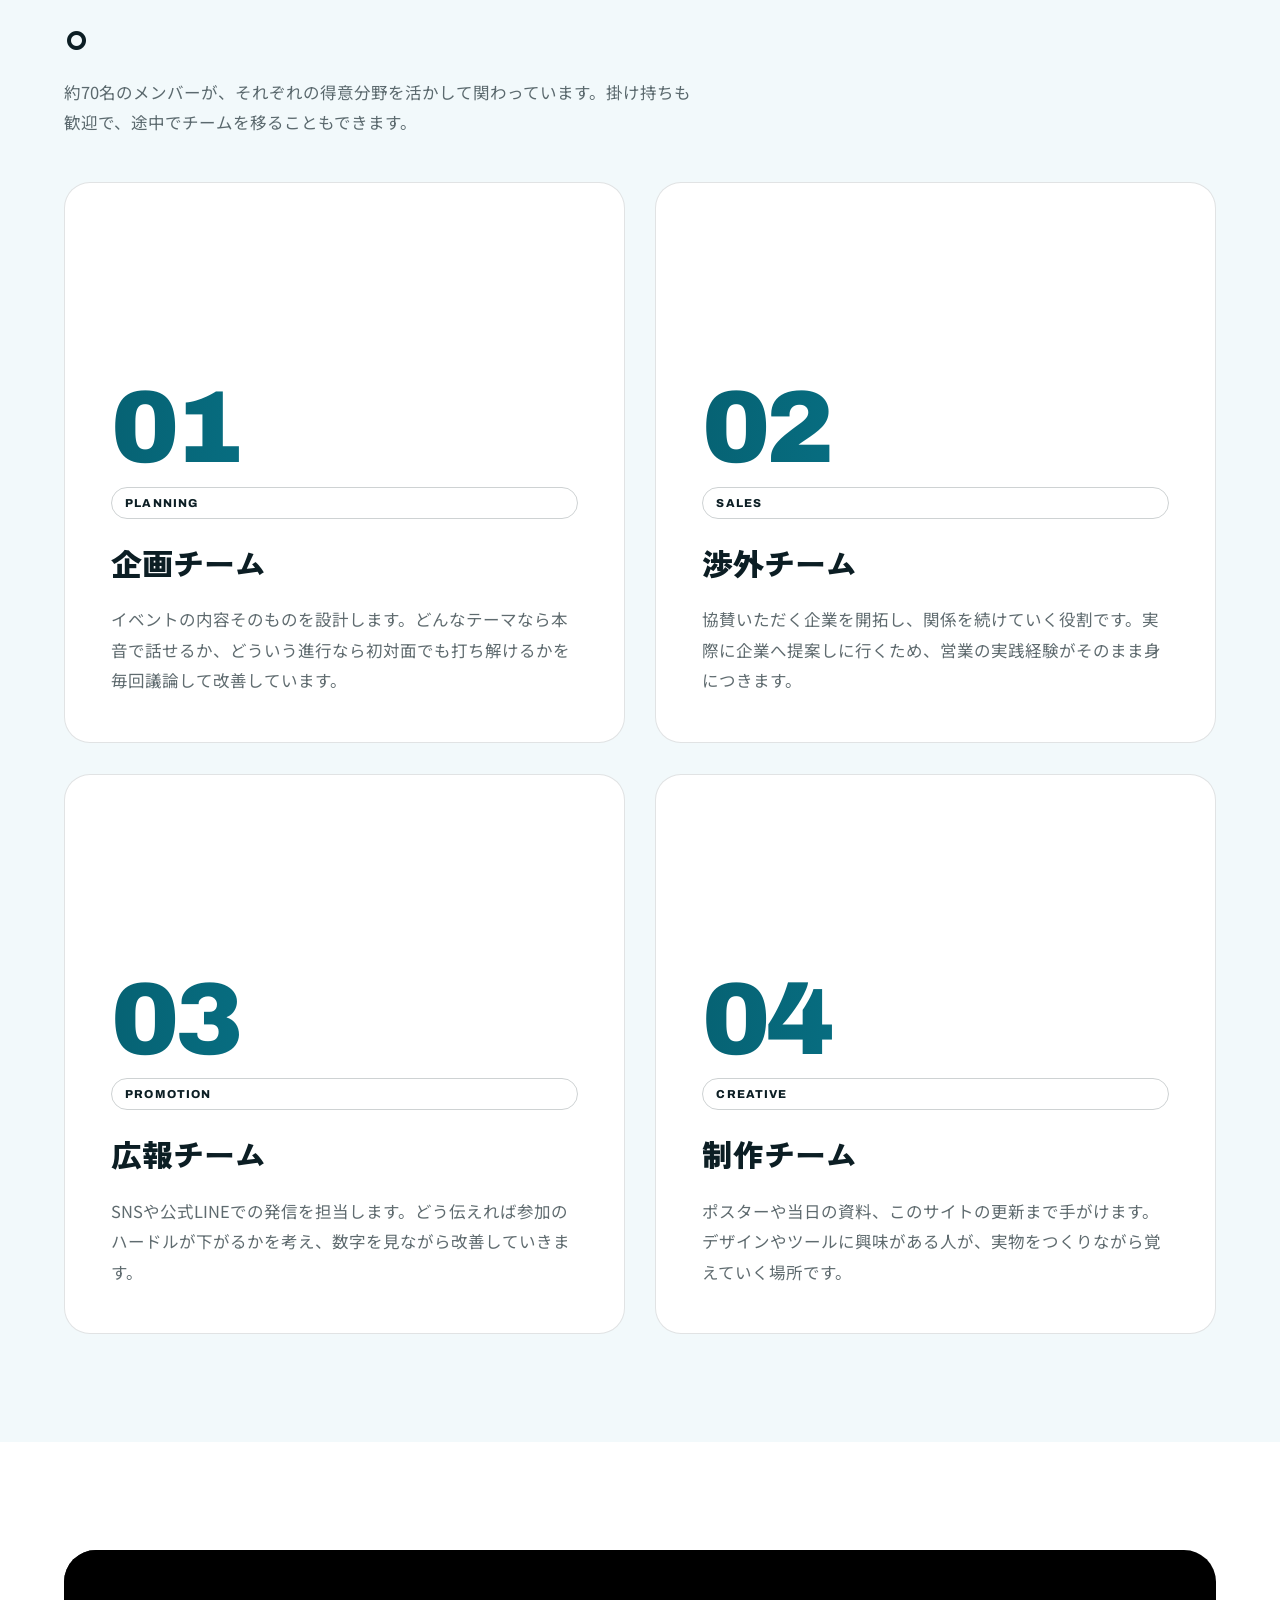
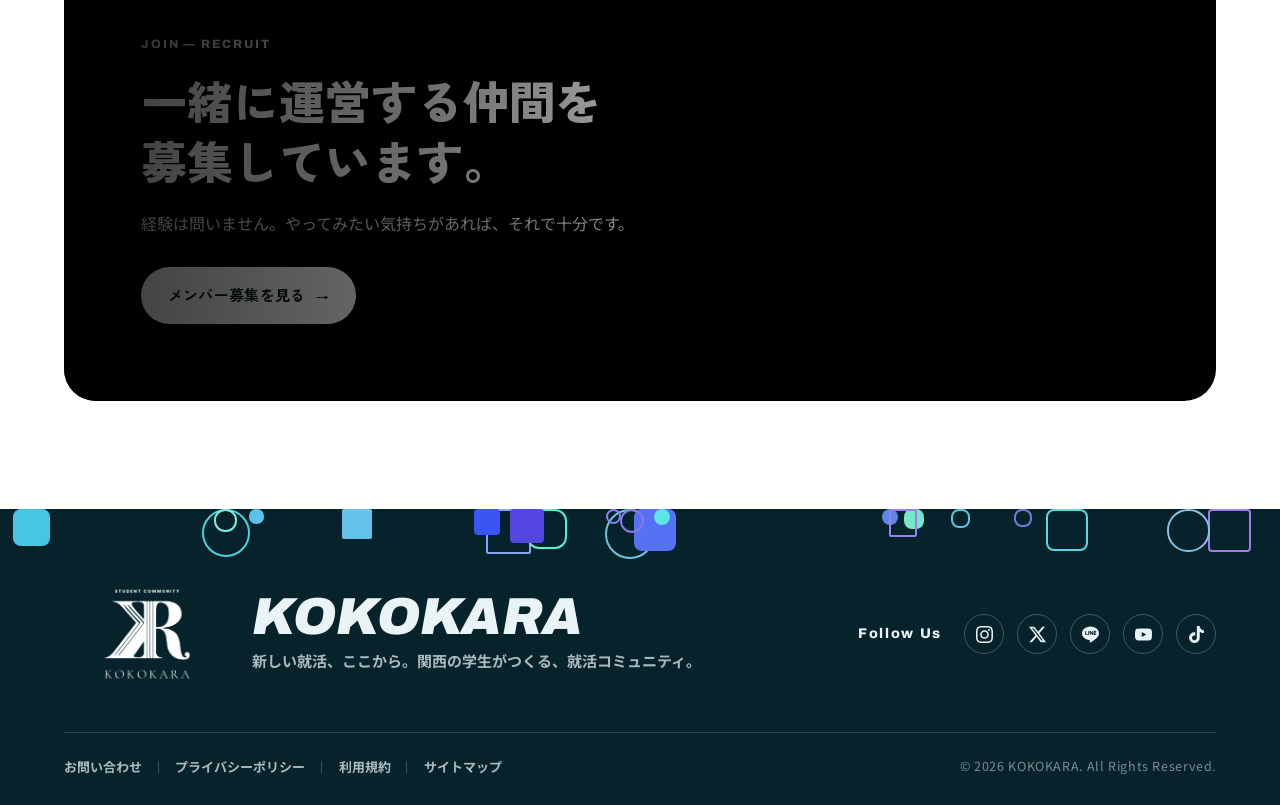
<file: member.html>
<!DOCTYPE html>
<html lang="ja">
<head>
  <meta charset="UTF-8" />
  <meta name="viewport" content="width=device-width, initial-scale=1.0" />
  <title>運営メンバー｜学生団体ココカラ</title>
  <meta name="description" content="学生団体ココカラの運営メンバーと4つのチーム体制を紹介します。" />
  <link rel="icon" href="assets/icon-r.png" type="image/png" />
  <link rel="preconnect" href="https://fonts.googleapis.com" />
  <link rel="preconnect" href="https://fonts.gstatic.com" crossorigin />
  <link href="https://fonts.googleapis.com/css2?family=Archivo:ital,wght@0,600;0,800;0,900;1,900&family=Noto+Sans+JP:wght@400;500;700&family=Zen+Kaku+Gothic+New:wght@500;700;900&display=swap" rel="stylesheet" />
  <link rel="stylesheet" href="style.css" />
</head>
<body>

  <header class="site-header scrolled">
    <div class="container header-inner">
      <a class="brand" href="index.html">
        <img src="assets/logo-lockup.png" alt="学生団体ココカラ ロゴ" />
        <span class="brand-name">学生団体ココカラ</span>
      </a>
      <div class="header-right">
        <nav class="nav-inline" aria-label="ナビゲーション">
          <a href="index.html">HOME</a>
          <a href="about.html">ABOUT</a>
          <a href="events.html">EVENT</a>
          <a href="sponsors.html">SPONSOR</a>
          <a href="join.html">JOIN</a>
        </nav>
        <button class="menu-btn" aria-label="メニュー" aria-expanded="false">
          <span class="bars"><span></span><span></span></span>
          <span class="txt-open">MENU</span><span class="txt-close">CLOSE</span>
        </button>
      </div>
    </div>
  </header>

  <div class="menu-overlay" id="menu">
    <div class="container">
      <button class="menu-back" type="button">
        <span class="mb-ico" aria-hidden="true">&#8592;</span> 前のページに戻る
      </button>
      <ul class="menu-list">
        <li><a href="index.html"><span class="idx">01</span><span class="en-lbl">HOME</span><span class="jp-lbl">ホーム</span></a></li>
        <li><a href="about.html"><span class="idx">02</span><span class="en-lbl">ABOUT</span><span class="jp-lbl">私たちについて</span></a></li>
        <li><a href="events.html"><span class="idx">03</span><span class="en-lbl">EVENT</span><span class="jp-lbl">イベント申込</span></a></li>
        <li><a href="member.html"><span class="idx">04</span><span class="en-lbl">MEMBER</span><span class="jp-lbl">運営メンバー</span></a></li>
        <li><a href="voice.html"><span class="idx">05</span><span class="en-lbl">VOICE</span><span class="jp-lbl">参加者の声</span></a></li>
        <li><a href="sponsors.html"><span class="idx">06</span><span class="en-lbl">SPONSOR</span><span class="jp-lbl">協賛企業</span></a></li>
        <li><a href="join.html"><span class="idx">07</span><span class="en-lbl">JOIN</span><span class="jp-lbl">メンバー募集</span></a></li>
        <li><a href="faq.html"><span class="idx">08</span><span class="en-lbl">FAQ</span><span class="jp-lbl">よくある質問</span></a></li>
        <li><a href="news.html"><span class="idx">09</span><span class="en-lbl">NEWS</span><span class="jp-lbl">お知らせ</span></a></li>
        <li><a href="https://line.me/R/ti/p/@113crihp"><span class="idx">10</span><span class="en-lbl">CONTACT</span><span class="jp-lbl">公式LINEで問い合わせ</span></a></li>
      </ul>
      <div class="menu-foot">
        <span class="en">STUDENT COMMUNITY KOKOKARA — KANSAI / JAPAN</span>
        <span>お問い合わせは <a href="https://line.me/R/ti/p/@113crihp">公式LINE</a> から</span>
      </div>
    </div>
  </div>

  <main>
    <section class="page-hero">
      <div class="container">
        <span class="eyebrow">04 — Member</span>
        <h1>運営メンバー</h1>
        <span class="en-big">MEMBER</span>
        <p>約70名の学生が、企画・渉外・広報・制作の4チームで運営しています。</p>
      </div>
    </section>

    <section class="section">
      <div class="container">
        <div class="sec-head reveal">
          <span class="sec-tag"><span class="num">01</span> — Core</span>
          <h2 class="sec-title">運営代表</h2>
          <p class="sec-lead">企画から企業訪問まで、学生だけで運営しています。困ったことがあれば、気軽に声をかけてください。</p>
        </div>
        <div class="members">
          <div class="member-card reveal d1">
            <div class="member-avatar">坂</div>
            <span class="member-role">Co-Representative</span>
            <p class="member-name">坂口 慶成</p>
            <p class="member-note">全体統括と協賛企業との窓口を担当。「就活が不安な人ほど、最初の一歩をここで踏み出してほしい」</p>
          </div>
          <div class="member-card reveal d2">
            <div class="member-avatar">田</div>
            <span class="member-role">Co-Representative</span>
            <p class="member-name">田原 明日翔</p>
            <p class="member-note">イベント企画と当日運営を担当。「肩書きを外して話せる場を、毎回本気でつくっています」</p>
          </div>
          <div class="member-card reveal d3">
            <div class="member-avatar">門</div>
            <span class="member-role">Vice-Representative</span>
            <p class="member-name">門田 寛大</p>
            <p class="member-note">育成プログラムの設計を担当。「社会に出てから効く力を、在学中に積み上げられます」</p>
          </div>
        </div>
      </div>
    </section>

    <section class="section section-alt">
      <div class="container">
        <div class="sec-head reveal">
          <span class="sec-tag"><span class="num">02</span> — Teams</span>
          <h2 class="sec-title">4つのチームで動いています。</h2>
          <p class="sec-lead">約70名のメンバーが、それぞれの得意分野を活かして関わっています。掛け持ちも歓迎で、途中でチームを移ることもできます。</p>
        </div>
        <div class="activities">
          <div class="activity-card reveal d1">
            <span class="activity-num">01</span>
            <span class="activity-badge">Planning</span>
            <h3>企画チーム</h3>
            <p>イベントの内容そのものを設計します。どんなテーマなら本音で話せるか、どういう進行なら初対面でも打ち解けるかを毎回議論して改善しています。</p>
          </div>
          <div class="activity-card reveal d2">
            <span class="activity-num">02</span>
            <span class="activity-badge">Sales</span>
            <h3>渉外チーム</h3>
            <p>協賛いただく企業を開拓し、関係を続けていく役割です。実際に企業へ提案しに行くため、営業の実践経験がそのまま身につきます。</p>
          </div>
          <div class="activity-card reveal d3">
            <span class="activity-num">03</span>
            <span class="activity-badge">Promotion</span>
            <h3>広報チーム</h3>
            <p>SNSや公式LINEでの発信を担当します。どう伝えれば参加のハードルが下がるかを考え、数字を見ながら改善していきます。</p>
          </div>
          <div class="activity-card reveal d1">
            <span class="activity-num">04</span>
            <span class="activity-badge">Creative</span>
            <h3>制作チーム</h3>
            <p>ポスターや当日の資料、このサイトの更新まで手がけます。デザインやツールに興味がある人が、実物をつくりながら覚えていく場所です。</p>
          </div>
        </div>
      </div>
    </section>

    <section class="section">
      <div class="container">
        <div class="cta-band reveal">
          <span class="cta-eyebrow">Join — Recruit</span>
          <h2>一緒に運営する仲間を<br />募集しています。</h2>
          <p>経験は問いません。やってみたい気持ちがあれば、それで十分です。</p>
          <a class="btn" href="join.html">メンバー募集を見る <span class="arrow">→</span></a>
        </div>
      </div>
    </section>
  </main>

  <footer class="site-footer">
    <div class="footer-fall" aria-hidden="true"></div>
    <div class="container footer-shell">
      <div class="footer-main">
        <div class="footer-brand">
          <img src="assets/icon-white.png" alt="学生団体ココカラ" />
          <div class="footer-brand-text">
            <span class="footer-kk">KOKOKARA</span>
            <p class="footer-tagline">新しい就活、ここから。関西の学生がつくる、就活コミュニティ。</p>
          </div>
        </div>
        <div class="footer-social">
          <span class="footer-social-label">Follow Us</span>
          <div class="footer-social-icons">
            <a href="#" class="sns-ic" aria-label="Instagram"><svg viewBox="0 0 24 24" aria-hidden="true"><path d="M12 2.163c3.204 0 3.584.012 4.85.07 3.252.148 4.771 1.691 4.919 4.919.058 1.265.069 1.645.069 4.849 0 3.205-.012 3.584-.069 4.849-.149 3.225-1.664 4.771-4.919 4.919-1.266.058-1.644.07-4.85.07-3.204 0-3.584-.012-4.849-.07-3.26-.149-4.771-1.699-4.919-4.92-.058-1.265-.07-1.644-.07-4.849 0-3.204.013-3.583.07-4.849.149-3.227 1.664-4.771 4.919-4.919 1.266-.057 1.645-.069 4.849-.069zM12 0C8.741 0 8.333.014 7.053.072 2.695.272.273 2.69.073 7.052.014 8.333 0 8.741 0 12c0 3.259.014 3.668.072 4.948.2 4.358 2.618 6.78 6.98 6.98C8.333 23.986 8.741 24 12 24c3.259 0 3.668-.014 4.948-.072 4.354-.2 6.782-2.618 6.979-6.98.059-1.28.073-1.689.073-4.948 0-3.259-.014-3.667-.072-4.947-.196-4.354-2.617-6.78-6.979-6.98C15.668.014 15.259 0 12 0zm0 5.838a6.162 6.162 0 100 12.324 6.162 6.162 0 000-12.324zM12 16a4 4 0 110-8 4 4 0 010 8zm6.406-11.845a1.44 1.44 0 100 2.881 1.44 1.44 0 000-2.881z"/></svg></a>
            <a href="#" class="sns-ic" aria-label="X"><svg viewBox="0 0 24 24" aria-hidden="true"><path d="M18.901 1.153h3.68l-8.04 9.19L24 22.846h-7.406l-5.8-7.584-6.638 7.584H.474l8.6-9.83L0 1.154h7.594l5.243 6.932ZM17.61 20.644h2.039L6.486 3.24H4.298Z"/></svg></a>
            <a href="#" class="sns-ic" aria-label="LINE"><svg viewBox="0 0 24 24" aria-hidden="true"><path d="M24 10.304c0-5.369-5.383-9.738-12-9.738-6.616 0-12 4.369-12 9.738 0 4.814 4.269 8.846 10.036 9.608.391.084.922.258 1.057.592.121.303.079.778.038 1.085l-.171 1.027c-.053.303-.242 1.186 1.039.647 1.281-.54 6.911-4.069 9.428-6.967 1.739-1.907 2.572-3.843 2.572-5.99zM7.615 12.803H5.25a.632.632 0 0 1-.631-.631V7.463a.632.632 0 0 1 1.262 0v4.078h1.734a.631.631 0 0 1 0 1.262zm2.466-.631a.632.632 0 0 1-1.263 0V7.463a.632.632 0 0 1 1.263 0zm5.678 0a.63.63 0 0 1-.432.598.65.65 0 0 1-.199.031.62.62 0 0 1-.512-.256l-2.417-3.286v2.913a.631.631 0 1 1-1.262 0V7.463a.63.63 0 0 1 .432-.598.65.65 0 0 1 .195-.031c.202 0 .388.097.507.253l2.422 3.293V7.463a.632.632 0 0 1 1.263 0zm3.815-2.937a.63.63 0 0 1 0 1.262h-1.734v1.114h1.734a.631.631 0 0 1 0 1.262h-2.365a.633.633 0 0 1-.63-.631V7.463a.634.634 0 0 1 .63-.632h2.365a.632.632 0 0 1 0 1.263h-1.734v1.114h1.734z"/></svg></a>
            <a href="#" class="sns-ic" aria-label="YouTube"><svg viewBox="0 0 24 24" aria-hidden="true"><path d="M23.498 6.186a3.016 3.016 0 0 0-2.122-2.136C19.505 3.545 12 3.545 12 3.545s-7.505 0-9.377.505A3.017 3.017 0 0 0 .502 6.186C0 8.07 0 12 0 12s0 3.93.502 5.814a3.016 3.016 0 0 0 2.122 2.136c1.871.505 9.376.505 9.376.505s7.505 0 9.377-.505a3.015 3.015 0 0 0 2.122-2.136C24 15.93 24 12 24 12s0-3.93-.502-5.814zM9.545 15.568V8.432L15.818 12l-6.273 3.568z"/></svg></a>
            <a href="#" class="sns-ic" aria-label="TikTok"><svg viewBox="0 0 24 24" aria-hidden="true"><path d="M12.525.02c1.31-.02 2.61-.01 3.91-.02.08 1.53.63 3.09 1.75 4.17 1.12 1.11 2.7 1.62 4.24 1.79v4.03c-1.44-.05-2.89-.35-4.2-.97-.57-.26-1.1-.59-1.62-.93-.01 2.92.01 5.84-.02 8.75-.08 1.4-.54 2.79-1.35 3.94-1.31 1.92-3.58 3.17-5.91 3.21-1.43.08-2.86-.31-4.08-1.03-2.02-1.19-3.44-3.37-3.65-5.71-.02-.5-.03-1-.01-1.49.18-1.9 1.12-3.72 2.58-4.96 1.66-1.44 3.98-2.13 6.15-1.72.02 1.48-.04 2.96-.04 4.44-.99-.32-2.15-.23-3.02.37-.63.41-1.11 1.04-1.36 1.75-.21.51-.15 1.07-.14 1.61.24 1.64 1.82 3.02 3.5 2.87 1.12-.01 2.19-.66 2.77-1.61.19-.33.4-.67.41-1.06.1-1.79.06-3.57.07-5.36.01-4.03-.01-8.05.02-12.07z"/></svg></a>
          </div>
        </div>
      </div>

      <div class="footer-bottom">
        <nav class="footer-utility" aria-label="ユーティリティ">
          <a href="https://line.me/R/ti/p/@113crihp">お問い合わせ</a>
          <a href="privacy.html">プライバシーポリシー</a>
          <a href="#">利用規約</a>
          <a href="#">サイトマップ</a>
        </nav>
        <div class="footer-copy">&copy; <span data-year>2026</span> KOKOKARA. All Rights Reserved.</div>
      </div>
    </div>
  </footer>

  <script src="site.js"></script>
</body>
</html>
</file>
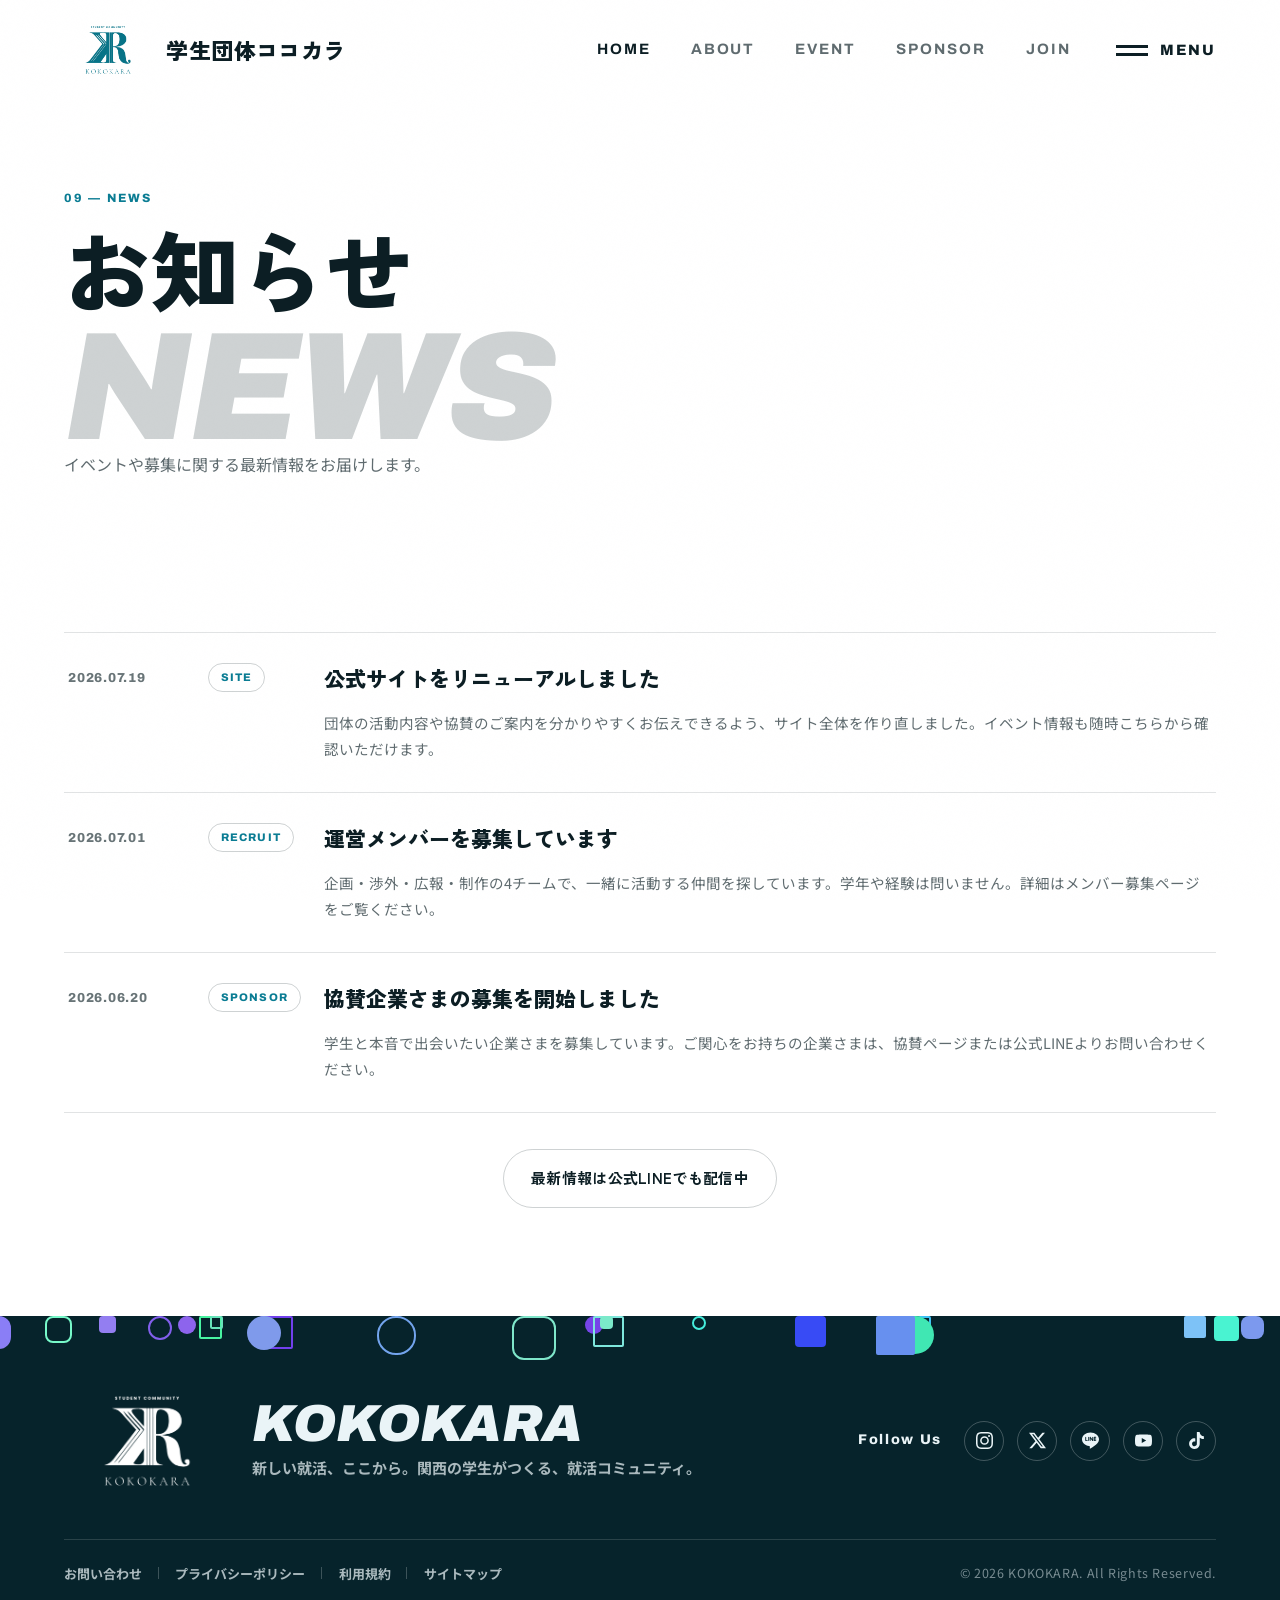
<file: news.html>
<!DOCTYPE html>
<html lang="ja">
<head>
  <meta charset="UTF-8" />
  <meta name="viewport" content="width=device-width, initial-scale=1.0" />
  <title>お知らせ｜学生団体ココカラ</title>
  <meta name="description" content="学生団体ココカラからのお知らせ・最新情報。" />
  <link rel="icon" href="assets/icon-r.png" type="image/png" />
  <link rel="preconnect" href="https://fonts.googleapis.com" />
  <link rel="preconnect" href="https://fonts.gstatic.com" crossorigin />
  <link href="https://fonts.googleapis.com/css2?family=Archivo:ital,wght@0,600;0,800;0,900;1,900&family=Noto+Sans+JP:wght@400;500;700&family=Zen+Kaku+Gothic+New:wght@500;700;900&display=swap" rel="stylesheet" />
  <link rel="stylesheet" href="style.css" />
</head>
<body>

  <header class="site-header scrolled">
    <div class="container header-inner">
      <a class="brand" href="index.html">
        <img src="assets/logo-lockup.png" alt="学生団体ココカラ ロゴ" />
        <span class="brand-name">学生団体ココカラ</span>
      </a>
      <div class="header-right">
        <nav class="nav-inline" aria-label="ナビゲーション">
          <a href="index.html" class="active">HOME</a>
          <a href="about.html">ABOUT</a>
          <a href="events.html">EVENT</a>
          <a href="sponsors.html">SPONSOR</a>
          <a href="join.html">JOIN</a>
        </nav>
        <button class="menu-btn" aria-label="メニュー" aria-expanded="false">
          <span class="bars"><span></span><span></span></span>
          <span class="txt-open">MENU</span><span class="txt-close">CLOSE</span>
        </button>
      </div>
    </div>
  </header>

  <div class="menu-overlay" id="menu">
    <div class="container">
      <button class="menu-back" type="button">
        <span class="mb-ico" aria-hidden="true">&#8592;</span> 前のページに戻る
      </button>
      <ul class="menu-list">
        <li><a href="index.html"><span class="idx">01</span><span class="en-lbl">HOME</span><span class="jp-lbl">ホーム</span></a></li>
        <li><a href="about.html"><span class="idx">02</span><span class="en-lbl">ABOUT</span><span class="jp-lbl">私たちについて</span></a></li>
        <li><a href="events.html"><span class="idx">03</span><span class="en-lbl">EVENT</span><span class="jp-lbl">イベント申込</span></a></li>
        <li><a href="member.html"><span class="idx">04</span><span class="en-lbl">MEMBER</span><span class="jp-lbl">運営メンバー</span></a></li>
        <li><a href="voice.html"><span class="idx">05</span><span class="en-lbl">VOICE</span><span class="jp-lbl">参加者の声</span></a></li>
        <li><a href="sponsors.html"><span class="idx">06</span><span class="en-lbl">SPONSOR</span><span class="jp-lbl">協賛企業</span></a></li>
        <li><a href="join.html"><span class="idx">07</span><span class="en-lbl">JOIN</span><span class="jp-lbl">メンバー募集</span></a></li>
        <li><a href="faq.html"><span class="idx">08</span><span class="en-lbl">FAQ</span><span class="jp-lbl">よくある質問</span></a></li>
        <li><a href="news.html"><span class="idx">09</span><span class="en-lbl">NEWS</span><span class="jp-lbl">お知らせ</span></a></li>
        <li><a href="https://line.me/R/ti/p/@113crihp"><span class="idx">10</span><span class="en-lbl">CONTACT</span><span class="jp-lbl">公式LINEで問い合わせ</span></a></li>
      </ul>
      <div class="menu-foot">
        <span class="en">STUDENT COMMUNITY KOKOKARA — KANSAI / JAPAN</span>
        <span>お問い合わせは <a href="https://line.me/R/ti/p/@113crihp">公式LINE</a> から</span>
      </div>
    </div>
  </div>

  <main>
    <section class="page-hero">
      <div class="container">
        <span class="eyebrow">09 — News</span>
        <h1>お知らせ</h1>
        <span class="en-big">NEWS</span>
        <p>イベントや募集に関する最新情報をお届けします。</p>
      </div>
    </section>

    <section class="section">
      <div class="container">
        <div class="news-list reveal">
          <article class="news-item">
            <time datetime="2026-07-19">2026.07.19</time>
            <span class="news-cat">Site</span>
            <h2>公式サイトをリニューアルしました</h2>
            <p>団体の活動内容や協賛のご案内を分かりやすくお伝えできるよう、サイト全体を作り直しました。イベント情報も随時こちらから確認いただけます。</p>
          </article>
          <article class="news-item">
            <time datetime="2026-07-01">2026.07.01</time>
            <span class="news-cat">Recruit</span>
            <h2>運営メンバーを募集しています</h2>
            <p>企画・渉外・広報・制作の4チームで、一緒に活動する仲間を探しています。学年や経験は問いません。詳細はメンバー募集ページをご覧ください。</p>
          </article>
          <article class="news-item">
            <time datetime="2026-06-20">2026.06.20</time>
            <span class="news-cat">Sponsor</span>
            <h2>協賛企業さまの募集を開始しました</h2>
            <p>学生と本音で出会いたい企業さまを募集しています。ご関心をお持ちの企業さまは、協賛ページまたは公式LINEよりお問い合わせください。</p>
          </article>
        </div>
        <div class="event-preview-cta reveal">
          <a class="btn btn-ghost" href="https://line.me/R/ti/p/@113crihp">最新情報は公式LINEでも配信中</a>
        </div>
      </div>
    </section>
  </main>

  <footer class="site-footer">
    <div class="footer-fall" aria-hidden="true"></div>
    <div class="container footer-shell">
      <div class="footer-main">
        <div class="footer-brand">
          <img src="assets/icon-white.png" alt="学生団体ココカラ" />
          <div class="footer-brand-text">
            <span class="footer-kk">KOKOKARA</span>
            <p class="footer-tagline">新しい就活、ここから。関西の学生がつくる、就活コミュニティ。</p>
          </div>
        </div>
        <div class="footer-social">
          <span class="footer-social-label">Follow Us</span>
          <div class="footer-social-icons">
            <a href="#" class="sns-ic" aria-label="Instagram"><svg viewBox="0 0 24 24" aria-hidden="true"><path d="M12 2.163c3.204 0 3.584.012 4.85.07 3.252.148 4.771 1.691 4.919 4.919.058 1.265.069 1.645.069 4.849 0 3.205-.012 3.584-.069 4.849-.149 3.225-1.664 4.771-4.919 4.919-1.266.058-1.644.07-4.85.07-3.204 0-3.584-.012-4.849-.07-3.26-.149-4.771-1.699-4.919-4.92-.058-1.265-.07-1.644-.07-4.849 0-3.204.013-3.583.07-4.849.149-3.227 1.664-4.771 4.919-4.919 1.266-.057 1.645-.069 4.849-.069zM12 0C8.741 0 8.333.014 7.053.072 2.695.272.273 2.69.073 7.052.014 8.333 0 8.741 0 12c0 3.259.014 3.668.072 4.948.2 4.358 2.618 6.78 6.98 6.98C8.333 23.986 8.741 24 12 24c3.259 0 3.668-.014 4.948-.072 4.354-.2 6.782-2.618 6.979-6.98.059-1.28.073-1.689.073-4.948 0-3.259-.014-3.667-.072-4.947-.196-4.354-2.617-6.78-6.979-6.98C15.668.014 15.259 0 12 0zm0 5.838a6.162 6.162 0 100 12.324 6.162 6.162 0 000-12.324zM12 16a4 4 0 110-8 4 4 0 010 8zm6.406-11.845a1.44 1.44 0 100 2.881 1.44 1.44 0 000-2.881z"/></svg></a>
            <a href="#" class="sns-ic" aria-label="X"><svg viewBox="0 0 24 24" aria-hidden="true"><path d="M18.901 1.153h3.68l-8.04 9.19L24 22.846h-7.406l-5.8-7.584-6.638 7.584H.474l8.6-9.83L0 1.154h7.594l5.243 6.932ZM17.61 20.644h2.039L6.486 3.24H4.298Z"/></svg></a>
            <a href="#" class="sns-ic" aria-label="LINE"><svg viewBox="0 0 24 24" aria-hidden="true"><path d="M24 10.304c0-5.369-5.383-9.738-12-9.738-6.616 0-12 4.369-12 9.738 0 4.814 4.269 8.846 10.036 9.608.391.084.922.258 1.057.592.121.303.079.778.038 1.085l-.171 1.027c-.053.303-.242 1.186 1.039.647 1.281-.54 6.911-4.069 9.428-6.967 1.739-1.907 2.572-3.843 2.572-5.99zM7.615 12.803H5.25a.632.632 0 0 1-.631-.631V7.463a.632.632 0 0 1 1.262 0v4.078h1.734a.631.631 0 0 1 0 1.262zm2.466-.631a.632.632 0 0 1-1.263 0V7.463a.632.632 0 0 1 1.263 0zm5.678 0a.63.63 0 0 1-.432.598.65.65 0 0 1-.199.031.62.62 0 0 1-.512-.256l-2.417-3.286v2.913a.631.631 0 1 1-1.262 0V7.463a.63.63 0 0 1 .432-.598.65.65 0 0 1 .195-.031c.202 0 .388.097.507.253l2.422 3.293V7.463a.632.632 0 0 1 1.263 0zm3.815-2.937a.63.63 0 0 1 0 1.262h-1.734v1.114h1.734a.631.631 0 0 1 0 1.262h-2.365a.633.633 0 0 1-.63-.631V7.463a.634.634 0 0 1 .63-.632h2.365a.632.632 0 0 1 0 1.263h-1.734v1.114h1.734z"/></svg></a>
            <a href="#" class="sns-ic" aria-label="YouTube"><svg viewBox="0 0 24 24" aria-hidden="true"><path d="M23.498 6.186a3.016 3.016 0 0 0-2.122-2.136C19.505 3.545 12 3.545 12 3.545s-7.505 0-9.377.505A3.017 3.017 0 0 0 .502 6.186C0 8.07 0 12 0 12s0 3.93.502 5.814a3.016 3.016 0 0 0 2.122 2.136c1.871.505 9.376.505 9.376.505s7.505 0 9.377-.505a3.015 3.015 0 0 0 2.122-2.136C24 15.93 24 12 24 12s0-3.93-.502-5.814zM9.545 15.568V8.432L15.818 12l-6.273 3.568z"/></svg></a>
            <a href="#" class="sns-ic" aria-label="TikTok"><svg viewBox="0 0 24 24" aria-hidden="true"><path d="M12.525.02c1.31-.02 2.61-.01 3.91-.02.08 1.53.63 3.09 1.75 4.17 1.12 1.11 2.7 1.62 4.24 1.79v4.03c-1.44-.05-2.89-.35-4.2-.97-.57-.26-1.1-.59-1.62-.93-.01 2.92.01 5.84-.02 8.75-.08 1.4-.54 2.79-1.35 3.94-1.31 1.92-3.58 3.17-5.91 3.21-1.43.08-2.86-.31-4.08-1.03-2.02-1.19-3.44-3.37-3.65-5.71-.02-.5-.03-1-.01-1.49.18-1.9 1.12-3.72 2.58-4.96 1.66-1.44 3.98-2.13 6.15-1.72.02 1.48-.04 2.96-.04 4.44-.99-.32-2.15-.23-3.02.37-.63.41-1.11 1.04-1.36 1.75-.21.51-.15 1.07-.14 1.61.24 1.64 1.82 3.02 3.5 2.87 1.12-.01 2.19-.66 2.77-1.61.19-.33.4-.67.41-1.06.1-1.79.06-3.57.07-5.36.01-4.03-.01-8.05.02-12.07z"/></svg></a>
          </div>
        </div>
      </div>

      <div class="footer-bottom">
        <nav class="footer-utility" aria-label="ユーティリティ">
          <a href="https://line.me/R/ti/p/@113crihp">お問い合わせ</a>
          <a href="privacy.html">プライバシーポリシー</a>
          <a href="#">利用規約</a>
          <a href="#">サイトマップ</a>
        </nav>
        <div class="footer-copy">&copy; <span data-year>2026</span> KOKOKARA. All Rights Reserved.</div>
      </div>
    </div>
  </footer>

  <script src="site.js"></script>
</body>
</html>
</file>
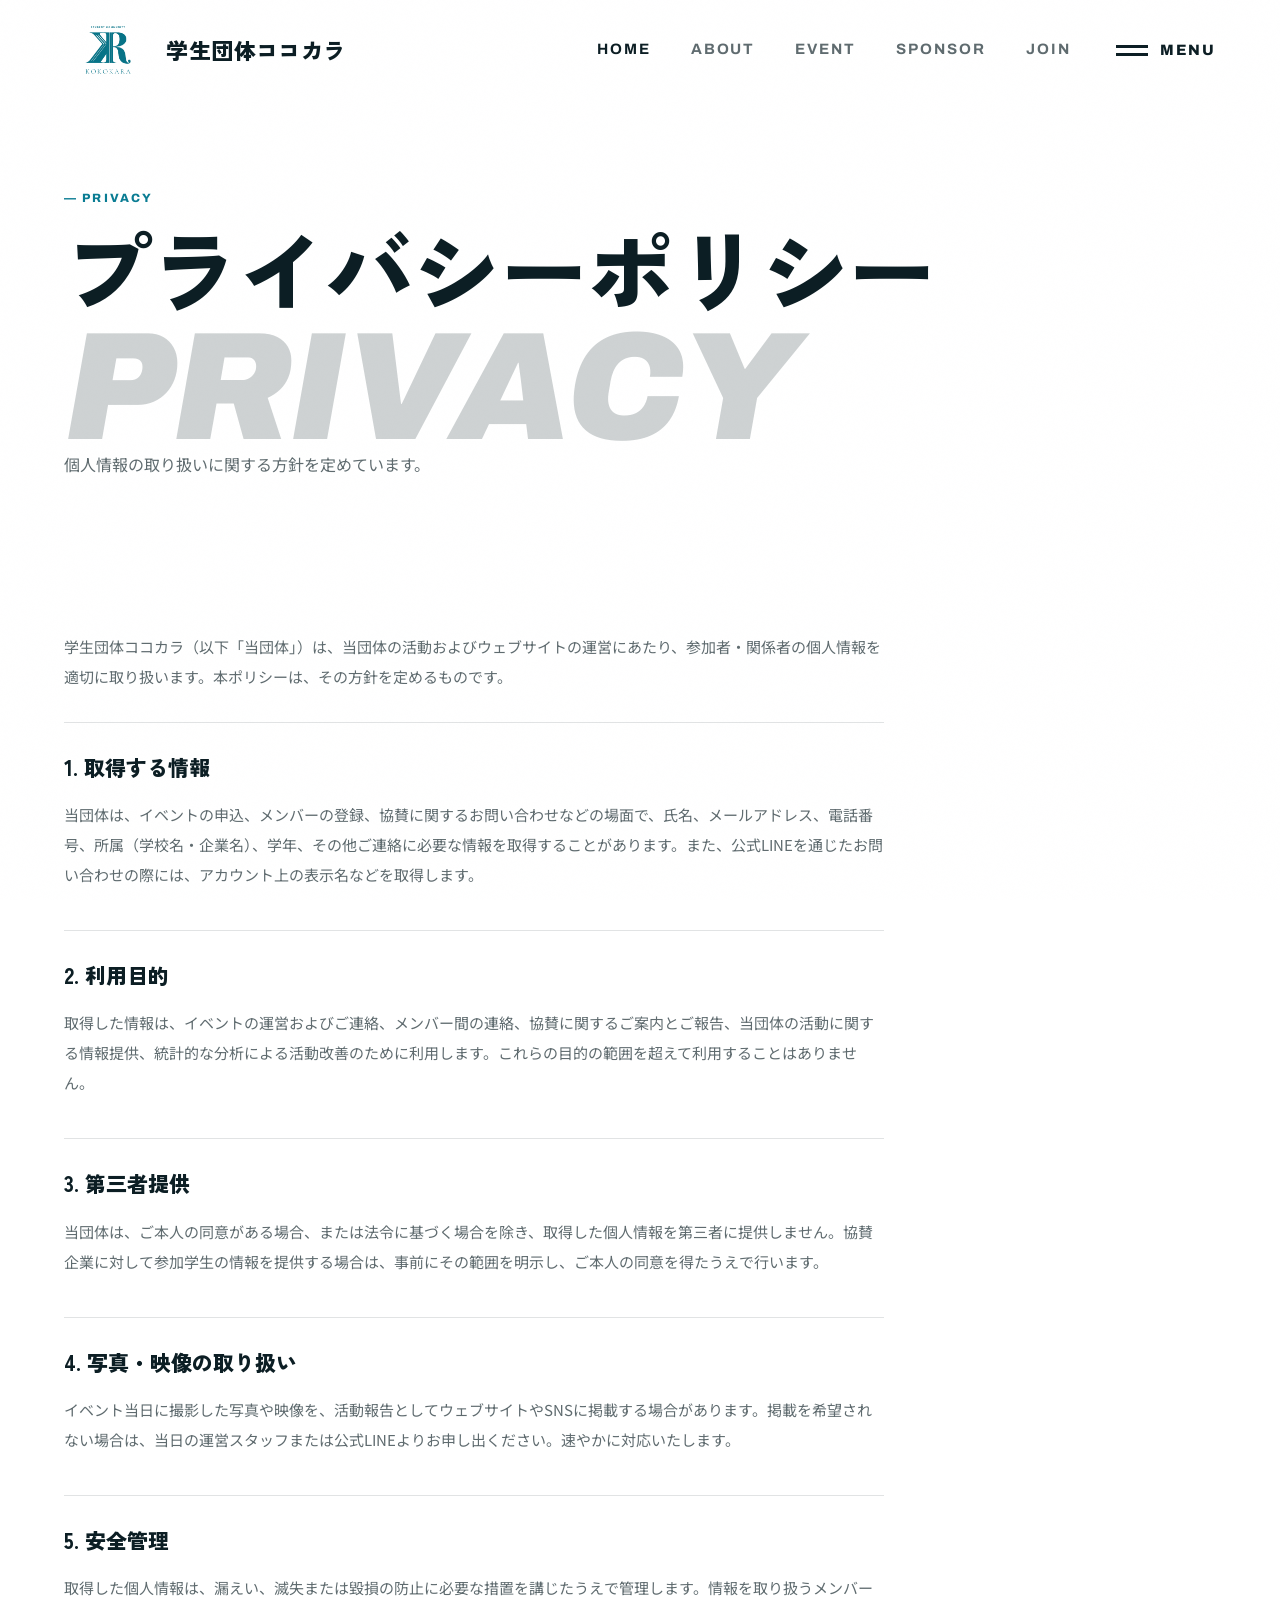
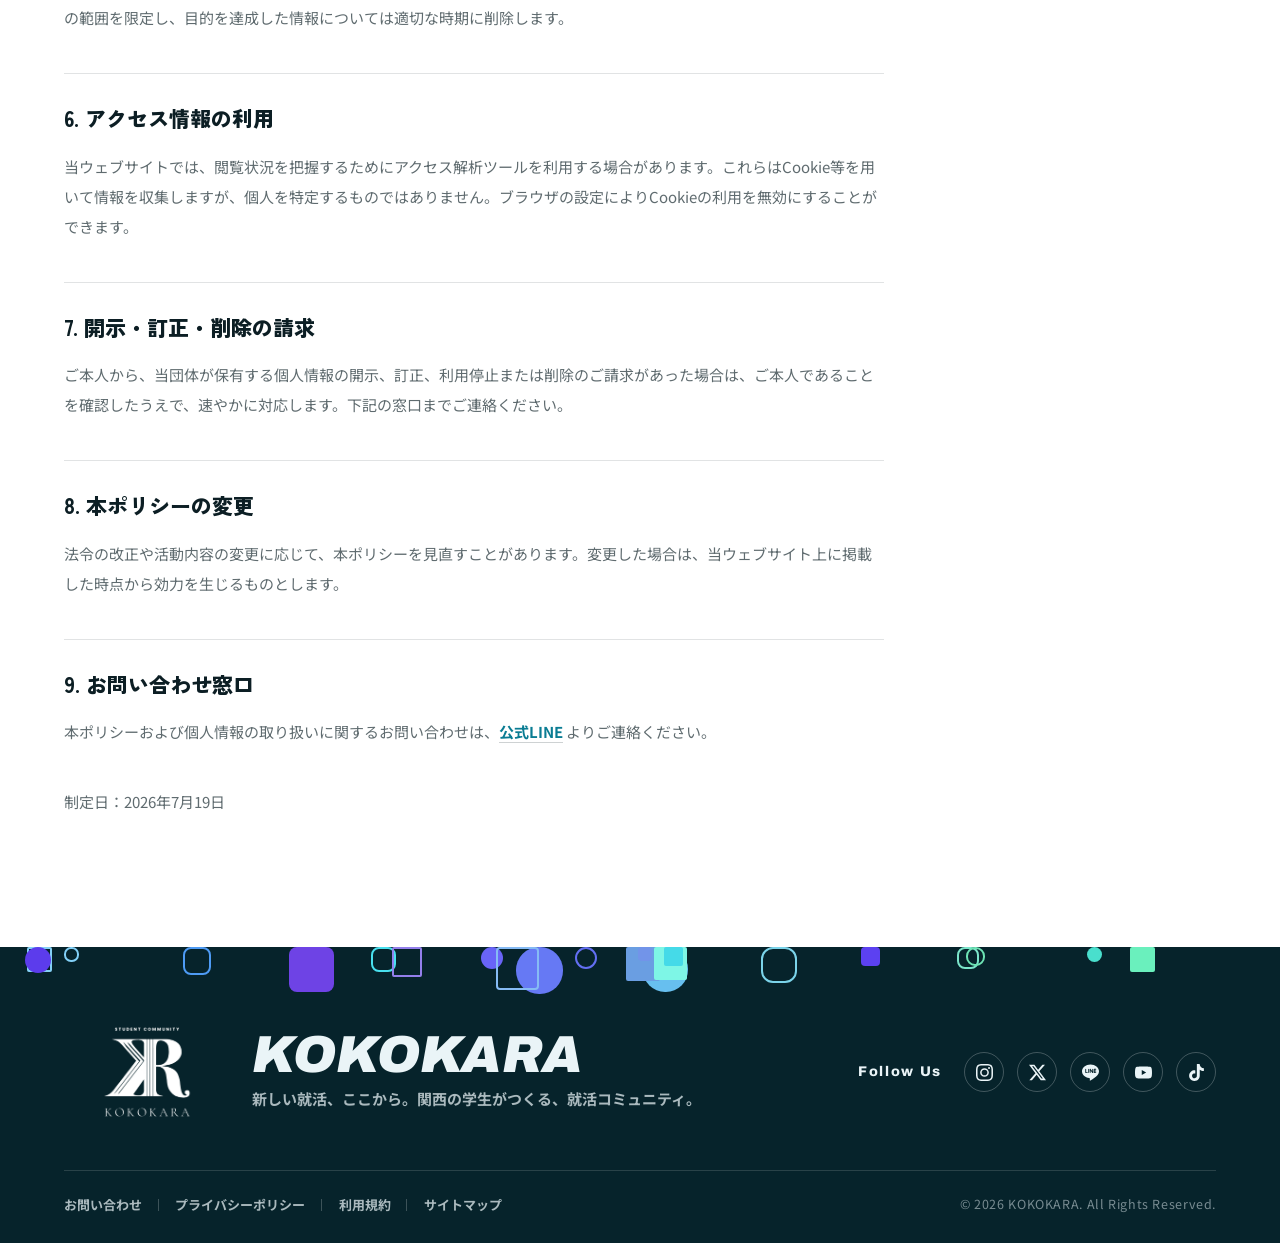
<file: privacy.html>
<!DOCTYPE html>
<html lang="ja">
<head>
  <meta charset="UTF-8" />
  <meta name="viewport" content="width=device-width, initial-scale=1.0" />
  <title>プライバシーポリシー｜学生団体ココカラ</title>
  <meta name="description" content="学生団体ココカラの個人情報の取り扱いについて。" />
  <link rel="icon" href="assets/icon-r.png" type="image/png" />
  <link rel="preconnect" href="https://fonts.googleapis.com" />
  <link rel="preconnect" href="https://fonts.gstatic.com" crossorigin />
  <link href="https://fonts.googleapis.com/css2?family=Archivo:ital,wght@0,600;0,800;0,900;1,900&family=Noto+Sans+JP:wght@400;500;700&family=Zen+Kaku+Gothic+New:wght@500;700;900&display=swap" rel="stylesheet" />
  <link rel="stylesheet" href="style.css" />
</head>
<body>

  <header class="site-header scrolled">
    <div class="container header-inner">
      <a class="brand" href="index.html">
        <img src="assets/logo-lockup.png" alt="学生団体ココカラ ロゴ" />
        <span class="brand-name">学生団体ココカラ</span>
      </a>
      <div class="header-right">
        <nav class="nav-inline" aria-label="ナビゲーション">
          <a href="index.html" class="active">HOME</a>
          <a href="about.html">ABOUT</a>
          <a href="events.html">EVENT</a>
          <a href="sponsors.html">SPONSOR</a>
          <a href="join.html">JOIN</a>
        </nav>
        <button class="menu-btn" aria-label="メニュー" aria-expanded="false">
          <span class="bars"><span></span><span></span></span>
          <span class="txt-open">MENU</span><span class="txt-close">CLOSE</span>
        </button>
      </div>
    </div>
  </header>

  <div class="menu-overlay" id="menu">
    <div class="container">
      <button class="menu-back" type="button">
        <span class="mb-ico" aria-hidden="true">&#8592;</span> 前のページに戻る
      </button>
      <ul class="menu-list">
        <li><a href="index.html"><span class="idx">01</span><span class="en-lbl">HOME</span><span class="jp-lbl">ホーム</span></a></li>
        <li><a href="about.html"><span class="idx">02</span><span class="en-lbl">ABOUT</span><span class="jp-lbl">私たちについて</span></a></li>
        <li><a href="events.html"><span class="idx">03</span><span class="en-lbl">EVENT</span><span class="jp-lbl">イベント申込</span></a></li>
        <li><a href="member.html"><span class="idx">04</span><span class="en-lbl">MEMBER</span><span class="jp-lbl">運営メンバー</span></a></li>
        <li><a href="voice.html"><span class="idx">05</span><span class="en-lbl">VOICE</span><span class="jp-lbl">参加者の声</span></a></li>
        <li><a href="sponsors.html"><span class="idx">06</span><span class="en-lbl">SPONSOR</span><span class="jp-lbl">協賛企業</span></a></li>
        <li><a href="join.html"><span class="idx">07</span><span class="en-lbl">JOIN</span><span class="jp-lbl">メンバー募集</span></a></li>
        <li><a href="faq.html"><span class="idx">08</span><span class="en-lbl">FAQ</span><span class="jp-lbl">よくある質問</span></a></li>
        <li><a href="news.html"><span class="idx">09</span><span class="en-lbl">NEWS</span><span class="jp-lbl">お知らせ</span></a></li>
        <li><a href="https://line.me/R/ti/p/@113crihp"><span class="idx">10</span><span class="en-lbl">CONTACT</span><span class="jp-lbl">公式LINEで問い合わせ</span></a></li>
      </ul>
      <div class="menu-foot">
        <span class="en">STUDENT COMMUNITY KOKOKARA — KANSAI / JAPAN</span>
        <span>お問い合わせは <a href="https://line.me/R/ti/p/@113crihp">公式LINE</a> から</span>
      </div>
    </div>
  </div>

  <main>
    <section class="page-hero">
      <div class="container">
        <span class="eyebrow">— Privacy</span>
        <h1>プライバシーポリシー</h1>
        <span class="en-big">PRIVACY</span>
        <p>個人情報の取り扱いに関する方針を定めています。</p>
      </div>
    </section>

    <section class="section">
      <div class="container">
        <div class="legal reveal">
          <p>学生団体ココカラ（以下「当団体」）は、当団体の活動およびウェブサイトの運営にあたり、参加者・関係者の個人情報を適切に取り扱います。本ポリシーは、その方針を定めるものです。</p>

          <h2>1. 取得する情報</h2>
          <p>当団体は、イベントの申込、メンバーの登録、協賛に関するお問い合わせなどの場面で、氏名、メールアドレス、電話番号、所属（学校名・企業名）、学年、その他ご連絡に必要な情報を取得することがあります。また、公式LINEを通じたお問い合わせの際には、アカウント上の表示名などを取得します。</p>

          <h2>2. 利用目的</h2>
          <p>取得した情報は、イベントの運営およびご連絡、メンバー間の連絡、協賛に関するご案内とご報告、当団体の活動に関する情報提供、統計的な分析による活動改善のために利用します。これらの目的の範囲を超えて利用することはありません。</p>

          <h2>3. 第三者提供</h2>
          <p>当団体は、ご本人の同意がある場合、または法令に基づく場合を除き、取得した個人情報を第三者に提供しません。協賛企業に対して参加学生の情報を提供する場合は、事前にその範囲を明示し、ご本人の同意を得たうえで行います。</p>

          <h2>4. 写真・映像の取り扱い</h2>
          <p>イベント当日に撮影した写真や映像を、活動報告としてウェブサイトやSNSに掲載する場合があります。掲載を希望されない場合は、当日の運営スタッフまたは公式LINEよりお申し出ください。速やかに対応いたします。</p>

          <h2>5. 安全管理</h2>
          <p>取得した個人情報は、漏えい、滅失または毀損の防止に必要な措置を講じたうえで管理します。情報を取り扱うメンバーの範囲を限定し、目的を達成した情報については適切な時期に削除します。</p>

          <h2>6. アクセス情報の利用</h2>
          <p>当ウェブサイトでは、閲覧状況を把握するためにアクセス解析ツールを利用する場合があります。これらはCookie等を用いて情報を収集しますが、個人を特定するものではありません。ブラウザの設定によりCookieの利用を無効にすることができます。</p>

          <h2>7. 開示・訂正・削除の請求</h2>
          <p>ご本人から、当団体が保有する個人情報の開示、訂正、利用停止または削除のご請求があった場合は、ご本人であることを確認したうえで、速やかに対応します。下記の窓口までご連絡ください。</p>

          <h2>8. 本ポリシーの変更</h2>
          <p>法令の改正や活動内容の変更に応じて、本ポリシーを見直すことがあります。変更した場合は、当ウェブサイト上に掲載した時点から効力を生じるものとします。</p>

          <h2>9. お問い合わせ窓口</h2>
          <p>本ポリシーおよび個人情報の取り扱いに関するお問い合わせは、<a href="https://line.me/R/ti/p/@113crihp">公式LINE</a> よりご連絡ください。</p>

          <p class="legal-date">制定日：2026年7月19日</p>
        </div>
      </div>
    </section>
  </main>

  <footer class="site-footer">
    <div class="footer-fall" aria-hidden="true"></div>
    <div class="container footer-shell">
      <div class="footer-main">
        <div class="footer-brand">
          <img src="assets/icon-white.png" alt="学生団体ココカラ" />
          <div class="footer-brand-text">
            <span class="footer-kk">KOKOKARA</span>
            <p class="footer-tagline">新しい就活、ここから。関西の学生がつくる、就活コミュニティ。</p>
          </div>
        </div>
        <div class="footer-social">
          <span class="footer-social-label">Follow Us</span>
          <div class="footer-social-icons">
            <a href="#" class="sns-ic" aria-label="Instagram"><svg viewBox="0 0 24 24" aria-hidden="true"><path d="M12 2.163c3.204 0 3.584.012 4.85.07 3.252.148 4.771 1.691 4.919 4.919.058 1.265.069 1.645.069 4.849 0 3.205-.012 3.584-.069 4.849-.149 3.225-1.664 4.771-4.919 4.919-1.266.058-1.644.07-4.85.07-3.204 0-3.584-.012-4.849-.07-3.26-.149-4.771-1.699-4.919-4.92-.058-1.265-.07-1.644-.07-4.849 0-3.204.013-3.583.07-4.849.149-3.227 1.664-4.771 4.919-4.919 1.266-.057 1.645-.069 4.849-.069zM12 0C8.741 0 8.333.014 7.053.072 2.695.272.273 2.69.073 7.052.014 8.333 0 8.741 0 12c0 3.259.014 3.668.072 4.948.2 4.358 2.618 6.78 6.98 6.98C8.333 23.986 8.741 24 12 24c3.259 0 3.668-.014 4.948-.072 4.354-.2 6.782-2.618 6.979-6.98.059-1.28.073-1.689.073-4.948 0-3.259-.014-3.667-.072-4.947-.196-4.354-2.617-6.78-6.979-6.98C15.668.014 15.259 0 12 0zm0 5.838a6.162 6.162 0 100 12.324 6.162 6.162 0 000-12.324zM12 16a4 4 0 110-8 4 4 0 010 8zm6.406-11.845a1.44 1.44 0 100 2.881 1.44 1.44 0 000-2.881z"/></svg></a>
            <a href="#" class="sns-ic" aria-label="X"><svg viewBox="0 0 24 24" aria-hidden="true"><path d="M18.901 1.153h3.68l-8.04 9.19L24 22.846h-7.406l-5.8-7.584-6.638 7.584H.474l8.6-9.83L0 1.154h7.594l5.243 6.932ZM17.61 20.644h2.039L6.486 3.24H4.298Z"/></svg></a>
            <a href="#" class="sns-ic" aria-label="LINE"><svg viewBox="0 0 24 24" aria-hidden="true"><path d="M24 10.304c0-5.369-5.383-9.738-12-9.738-6.616 0-12 4.369-12 9.738 0 4.814 4.269 8.846 10.036 9.608.391.084.922.258 1.057.592.121.303.079.778.038 1.085l-.171 1.027c-.053.303-.242 1.186 1.039.647 1.281-.54 6.911-4.069 9.428-6.967 1.739-1.907 2.572-3.843 2.572-5.99zM7.615 12.803H5.25a.632.632 0 0 1-.631-.631V7.463a.632.632 0 0 1 1.262 0v4.078h1.734a.631.631 0 0 1 0 1.262zm2.466-.631a.632.632 0 0 1-1.263 0V7.463a.632.632 0 0 1 1.263 0zm5.678 0a.63.63 0 0 1-.432.598.65.65 0 0 1-.199.031.62.62 0 0 1-.512-.256l-2.417-3.286v2.913a.631.631 0 1 1-1.262 0V7.463a.63.63 0 0 1 .432-.598.65.65 0 0 1 .195-.031c.202 0 .388.097.507.253l2.422 3.293V7.463a.632.632 0 0 1 1.263 0zm3.815-2.937a.63.63 0 0 1 0 1.262h-1.734v1.114h1.734a.631.631 0 0 1 0 1.262h-2.365a.633.633 0 0 1-.63-.631V7.463a.634.634 0 0 1 .63-.632h2.365a.632.632 0 0 1 0 1.263h-1.734v1.114h1.734z"/></svg></a>
            <a href="#" class="sns-ic" aria-label="YouTube"><svg viewBox="0 0 24 24" aria-hidden="true"><path d="M23.498 6.186a3.016 3.016 0 0 0-2.122-2.136C19.505 3.545 12 3.545 12 3.545s-7.505 0-9.377.505A3.017 3.017 0 0 0 .502 6.186C0 8.07 0 12 0 12s0 3.93.502 5.814a3.016 3.016 0 0 0 2.122 2.136c1.871.505 9.376.505 9.376.505s7.505 0 9.377-.505a3.015 3.015 0 0 0 2.122-2.136C24 15.93 24 12 24 12s0-3.93-.502-5.814zM9.545 15.568V8.432L15.818 12l-6.273 3.568z"/></svg></a>
            <a href="#" class="sns-ic" aria-label="TikTok"><svg viewBox="0 0 24 24" aria-hidden="true"><path d="M12.525.02c1.31-.02 2.61-.01 3.91-.02.08 1.53.63 3.09 1.75 4.17 1.12 1.11 2.7 1.62 4.24 1.79v4.03c-1.44-.05-2.89-.35-4.2-.97-.57-.26-1.1-.59-1.62-.93-.01 2.92.01 5.84-.02 8.75-.08 1.4-.54 2.79-1.35 3.94-1.31 1.92-3.58 3.17-5.91 3.21-1.43.08-2.86-.31-4.08-1.03-2.02-1.19-3.44-3.37-3.65-5.71-.02-.5-.03-1-.01-1.49.18-1.9 1.12-3.72 2.58-4.96 1.66-1.44 3.98-2.13 6.15-1.72.02 1.48-.04 2.96-.04 4.44-.99-.32-2.15-.23-3.02.37-.63.41-1.11 1.04-1.36 1.75-.21.51-.15 1.07-.14 1.61.24 1.64 1.82 3.02 3.5 2.87 1.12-.01 2.19-.66 2.77-1.61.19-.33.4-.67.41-1.06.1-1.79.06-3.57.07-5.36.01-4.03-.01-8.05.02-12.07z"/></svg></a>
          </div>
        </div>
      </div>

      <div class="footer-bottom">
        <nav class="footer-utility" aria-label="ユーティリティ">
          <a href="https://line.me/R/ti/p/@113crihp">お問い合わせ</a>
          <a href="privacy.html">プライバシーポリシー</a>
          <a href="#">利用規約</a>
          <a href="#">サイトマップ</a>
        </nav>
        <div class="footer-copy">&copy; <span data-year>2026</span> KOKOKARA. All Rights Reserved.</div>
      </div>
    </div>
  </footer>

  <script src="site.js"></script>
</body>
</html>
</file>
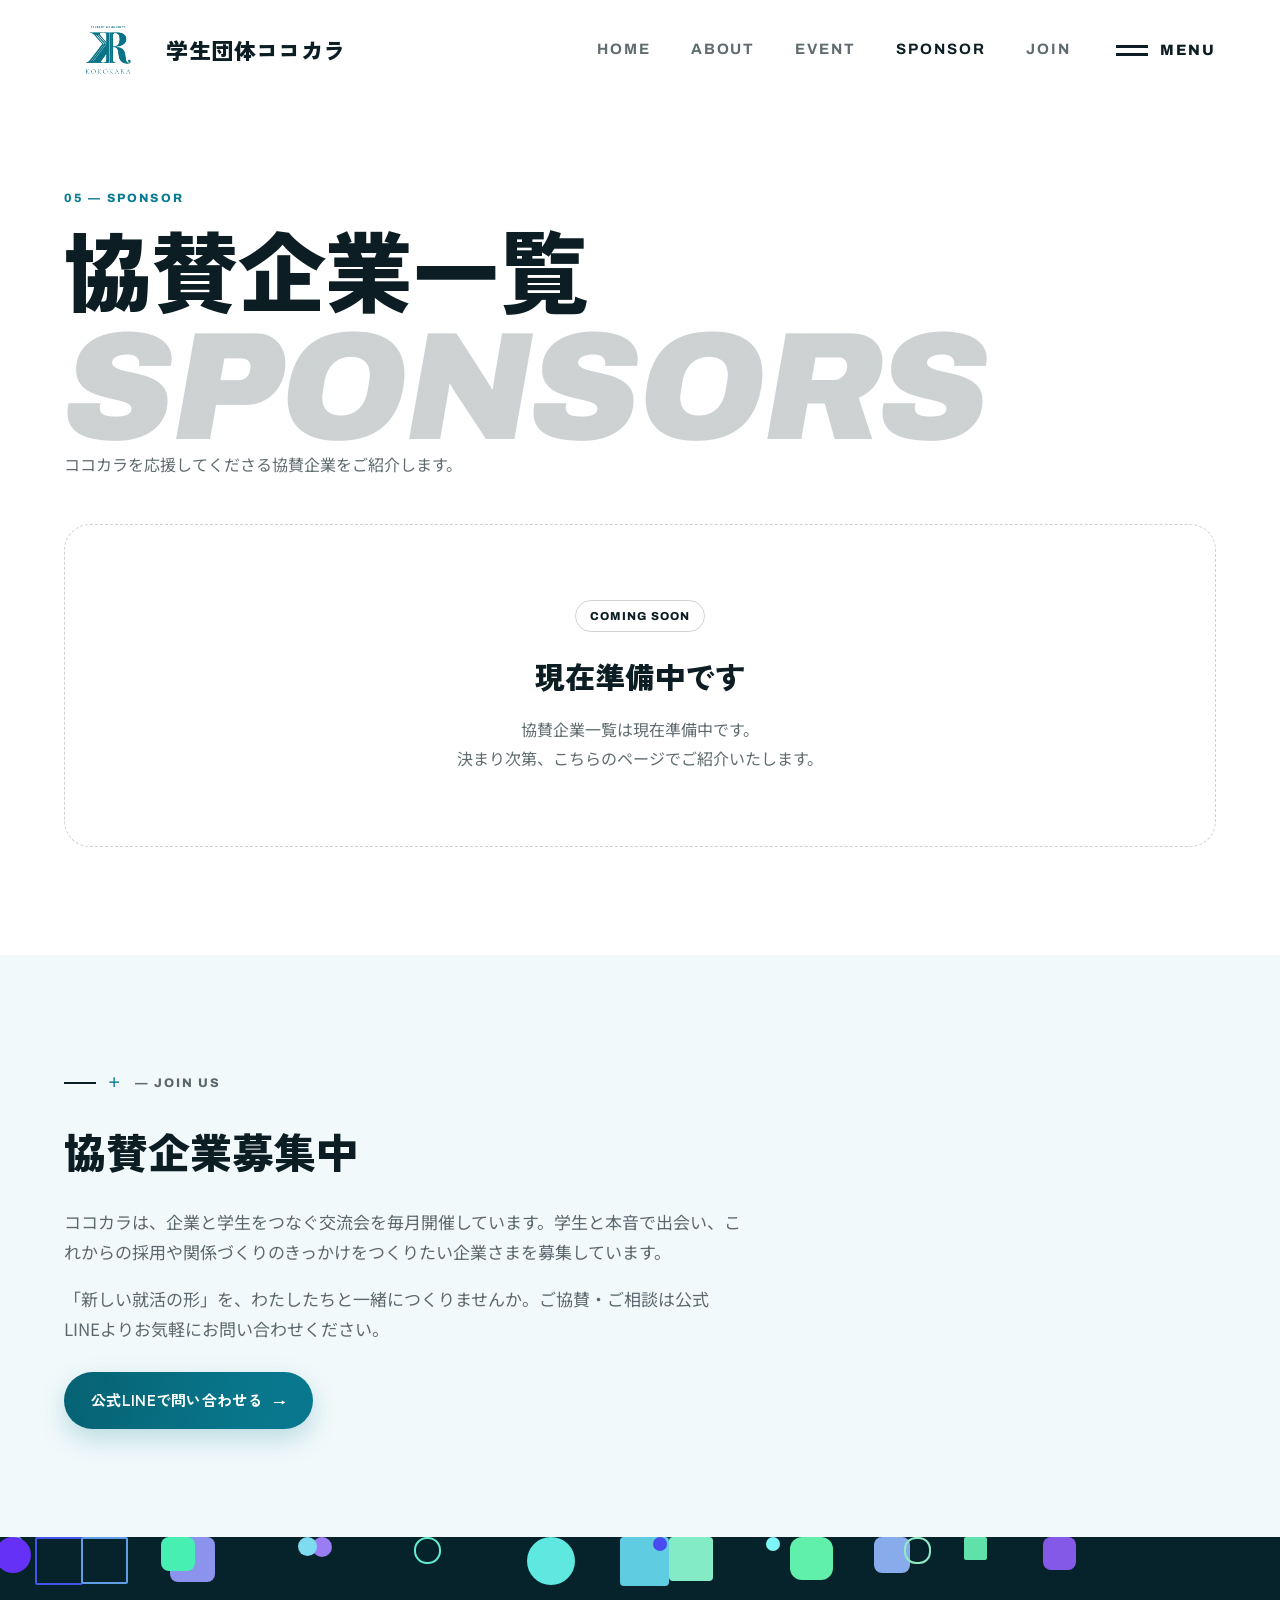
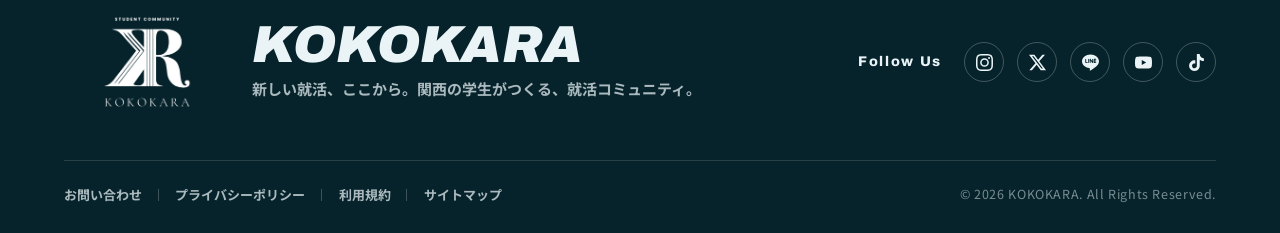
<file: sponsors.html>
<!DOCTYPE html>
<html lang="ja">
<head>
  <meta charset="UTF-8" />
  <meta name="viewport" content="width=device-width, initial-scale=1.0" />
  <title>協賛企業一覧｜学生団体ココカラ</title>
  <meta name="description" content="学生団体ココカラの協賛企業一覧ページです。企業と学生をつなぐ交流会を開催しており、協賛企業を募集しています。" />
  <link rel="icon" href="assets/icon-r.png" type="image/png" />
  <link rel="preconnect" href="https://fonts.googleapis.com" />
  <link rel="preconnect" href="https://fonts.gstatic.com" crossorigin />
  <link href="https://fonts.googleapis.com/css2?family=Archivo:ital,wght@0,600;0,800;0,900;1,900&family=Noto+Sans+JP:wght@400;500;700&family=Zen+Kaku+Gothic+New:wght@500;700;900&display=swap" rel="stylesheet" />
  <link rel="stylesheet" href="style.css" />
</head>
<body>

  <header class="site-header scrolled">
    <div class="container header-inner">
      <a class="brand" href="index.html">
        <img src="assets/logo-lockup.png" alt="学生団体ココカラ ロゴ" />
        <span class="brand-name">学生団体ココカラ</span>
      </a>
      <div class="header-right">
        <nav class="nav-inline" aria-label="ナビゲーション">
          <a href="index.html">HOME</a>
          <a href="about.html">ABOUT</a>
          <a href="events.html">EVENT</a>
          <a href="sponsors.html" class="active">SPONSOR</a>
          <a href="join.html">JOIN</a>
        </nav>
        <button class="menu-btn" aria-label="メニュー" aria-expanded="false">
          <span class="bars"><span></span><span></span></span>
          <span class="txt-open">MENU</span><span class="txt-close">CLOSE</span>
        </button>
      </div>
    </div>
  </header>

  <div class="menu-overlay" id="menu">
    <div class="container">
      <button class="menu-back" type="button">
        <span class="mb-ico" aria-hidden="true">&#8592;</span> 前のページに戻る
      </button>
      <ul class="menu-list">
        <li><a href="index.html"><span class="idx">01</span><span class="en-lbl">HOME</span><span class="jp-lbl">ホーム</span></a></li>
        <li><a href="about.html"><span class="idx">02</span><span class="en-lbl">ABOUT</span><span class="jp-lbl">私たちについて</span></a></li>
        <li><a href="events.html"><span class="idx">03</span><span class="en-lbl">EVENT</span><span class="jp-lbl">イベント申込</span></a></li>
        <li><a href="member.html"><span class="idx">04</span><span class="en-lbl">MEMBER</span><span class="jp-lbl">運営メンバー</span></a></li>
        <li><a href="voice.html"><span class="idx">05</span><span class="en-lbl">VOICE</span><span class="jp-lbl">参加者の声</span></a></li>
        <li><a href="sponsors.html"><span class="idx">06</span><span class="en-lbl">SPONSOR</span><span class="jp-lbl">協賛企業</span></a></li>
        <li><a href="join.html"><span class="idx">07</span><span class="en-lbl">JOIN</span><span class="jp-lbl">メンバー募集</span></a></li>
        <li><a href="faq.html"><span class="idx">08</span><span class="en-lbl">FAQ</span><span class="jp-lbl">よくある質問</span></a></li>
        <li><a href="news.html"><span class="idx">09</span><span class="en-lbl">NEWS</span><span class="jp-lbl">お知らせ</span></a></li>
        <li><a href="https://line.me/R/ti/p/@113crihp"><span class="idx">10</span><span class="en-lbl">CONTACT</span><span class="jp-lbl">公式LINEで問い合わせ</span></a></li>
      </ul>
      <div class="menu-foot">
        <span class="en">STUDENT COMMUNITY KOKOKARA — KANSAI / JAPAN</span>
        <span>お問い合わせは <a href="https://line.me/R/ti/p/@113crihp">公式LINE</a> から</span>
      </div>
    </div>
  </div>

  <main>

    <section class="page-hero">
      <div class="container">
        <span class="eyebrow">05 — Sponsor</span>
        <h1>協賛企業一覧</h1>
        <span class="en-big" aria-hidden="true">SPONSORS</span>
        <p>ココカラを応援してくださる協賛企業をご紹介します。</p>
      </div>
    </section>

    <section class="section" style="padding-top:0;">
      <div class="container">
        <div class="notice-box reveal">
          <span class="notice-badge">Coming Soon</span>
          <h2>現在準備中です</h2>
          <p>協賛企業一覧は現在準備中です。<br />決まり次第、こちらのページでご紹介いたします。</p>
        </div>
      </div>
    </section>

    <section class="section section-alt">
      <div class="container">
        <div class="recruit reveal" style="border-top:0;padding-top:0;">
          <span class="sec-tag"><span class="num">＋</span> — Join Us</span>
          <h2>協賛企業募集中</h2>
          <p>ココカラは、企業と学生をつなぐ交流会を毎月開催しています。学生と本音で出会い、これからの採用や関係づくりのきっかけをつくりたい企業さまを募集しています。</p>
          <p>「新しい就活の形」を、わたしたちと一緒につくりませんか。ご協賛・ご相談は公式LINEよりお気軽にお問い合わせください。</p>
          <a class="btn" href="https://line.me/R/ti/p/@113crihp">公式LINEで問い合わせる <span class="arrow">→</span></a>
        </div>
      </div>
    </section>

  </main>

  <footer class="site-footer">
    <div class="footer-fall" aria-hidden="true"></div>
    <div class="container footer-shell">
      <div class="footer-main">
        <div class="footer-brand">
          <img src="assets/icon-white.png" alt="学生団体ココカラ" />
          <div class="footer-brand-text">
            <span class="footer-kk">KOKOKARA</span>
            <p class="footer-tagline">新しい就活、ここから。関西の学生がつくる、就活コミュニティ。</p>
          </div>
        </div>
        <div class="footer-social">
          <span class="footer-social-label">Follow Us</span>
          <div class="footer-social-icons">
            <a href="#" class="sns-ic" aria-label="Instagram"><svg viewBox="0 0 24 24" aria-hidden="true"><path d="M12 2.163c3.204 0 3.584.012 4.85.07 3.252.148 4.771 1.691 4.919 4.919.058 1.265.069 1.645.069 4.849 0 3.205-.012 3.584-.069 4.849-.149 3.225-1.664 4.771-4.919 4.919-1.266.058-1.644.07-4.85.07-3.204 0-3.584-.012-4.849-.07-3.26-.149-4.771-1.699-4.919-4.92-.058-1.265-.07-1.644-.07-4.849 0-3.204.013-3.583.07-4.849.149-3.227 1.664-4.771 4.919-4.919 1.266-.057 1.645-.069 4.849-.069zM12 0C8.741 0 8.333.014 7.053.072 2.695.272.273 2.69.073 7.052.014 8.333 0 8.741 0 12c0 3.259.014 3.668.072 4.948.2 4.358 2.618 6.78 6.98 6.98C8.333 23.986 8.741 24 12 24c3.259 0 3.668-.014 4.948-.072 4.354-.2 6.782-2.618 6.979-6.98.059-1.28.073-1.689.073-4.948 0-3.259-.014-3.667-.072-4.947-.196-4.354-2.617-6.78-6.979-6.98C15.668.014 15.259 0 12 0zm0 5.838a6.162 6.162 0 100 12.324 6.162 6.162 0 000-12.324zM12 16a4 4 0 110-8 4 4 0 010 8zm6.406-11.845a1.44 1.44 0 100 2.881 1.44 1.44 0 000-2.881z"/></svg></a>
            <a href="#" class="sns-ic" aria-label="X"><svg viewBox="0 0 24 24" aria-hidden="true"><path d="M18.901 1.153h3.68l-8.04 9.19L24 22.846h-7.406l-5.8-7.584-6.638 7.584H.474l8.6-9.83L0 1.154h7.594l5.243 6.932ZM17.61 20.644h2.039L6.486 3.24H4.298Z"/></svg></a>
            <a href="#" class="sns-ic" aria-label="LINE"><svg viewBox="0 0 24 24" aria-hidden="true"><path d="M24 10.304c0-5.369-5.383-9.738-12-9.738-6.616 0-12 4.369-12 9.738 0 4.814 4.269 8.846 10.036 9.608.391.084.922.258 1.057.592.121.303.079.778.038 1.085l-.171 1.027c-.053.303-.242 1.186 1.039.647 1.281-.54 6.911-4.069 9.428-6.967 1.739-1.907 2.572-3.843 2.572-5.99zM7.615 12.803H5.25a.632.632 0 0 1-.631-.631V7.463a.632.632 0 0 1 1.262 0v4.078h1.734a.631.631 0 0 1 0 1.262zm2.466-.631a.632.632 0 0 1-1.263 0V7.463a.632.632 0 0 1 1.263 0zm5.678 0a.63.63 0 0 1-.432.598.65.65 0 0 1-.199.031.62.62 0 0 1-.512-.256l-2.417-3.286v2.913a.631.631 0 1 1-1.262 0V7.463a.63.63 0 0 1 .432-.598.65.65 0 0 1 .195-.031c.202 0 .388.097.507.253l2.422 3.293V7.463a.632.632 0 0 1 1.263 0zm3.815-2.937a.63.63 0 0 1 0 1.262h-1.734v1.114h1.734a.631.631 0 0 1 0 1.262h-2.365a.633.633 0 0 1-.63-.631V7.463a.634.634 0 0 1 .63-.632h2.365a.632.632 0 0 1 0 1.263h-1.734v1.114h1.734z"/></svg></a>
            <a href="#" class="sns-ic" aria-label="YouTube"><svg viewBox="0 0 24 24" aria-hidden="true"><path d="M23.498 6.186a3.016 3.016 0 0 0-2.122-2.136C19.505 3.545 12 3.545 12 3.545s-7.505 0-9.377.505A3.017 3.017 0 0 0 .502 6.186C0 8.07 0 12 0 12s0 3.93.502 5.814a3.016 3.016 0 0 0 2.122 2.136c1.871.505 9.376.505 9.376.505s7.505 0 9.377-.505a3.015 3.015 0 0 0 2.122-2.136C24 15.93 24 12 24 12s0-3.93-.502-5.814zM9.545 15.568V8.432L15.818 12l-6.273 3.568z"/></svg></a>
            <a href="#" class="sns-ic" aria-label="TikTok"><svg viewBox="0 0 24 24" aria-hidden="true"><path d="M12.525.02c1.31-.02 2.61-.01 3.91-.02.08 1.53.63 3.09 1.75 4.17 1.12 1.11 2.7 1.62 4.24 1.79v4.03c-1.44-.05-2.89-.35-4.2-.97-.57-.26-1.1-.59-1.62-.93-.01 2.92.01 5.84-.02 8.75-.08 1.4-.54 2.79-1.35 3.94-1.31 1.92-3.58 3.17-5.91 3.21-1.43.08-2.86-.31-4.08-1.03-2.02-1.19-3.44-3.37-3.65-5.71-.02-.5-.03-1-.01-1.49.18-1.9 1.12-3.72 2.58-4.96 1.66-1.44 3.98-2.13 6.15-1.72.02 1.48-.04 2.96-.04 4.44-.99-.32-2.15-.23-3.02.37-.63.41-1.11 1.04-1.36 1.75-.21.51-.15 1.07-.14 1.61.24 1.64 1.82 3.02 3.5 2.87 1.12-.01 2.19-.66 2.77-1.61.19-.33.4-.67.41-1.06.1-1.79.06-3.57.07-5.36.01-4.03-.01-8.05.02-12.07z"/></svg></a>
          </div>
        </div>
      </div>

      <div class="footer-bottom">
        <nav class="footer-utility" aria-label="ユーティリティ">
          <a href="https://line.me/R/ti/p/@113crihp">お問い合わせ</a>
          <a href="privacy.html">プライバシーポリシー</a>
          <a href="#">利用規約</a>
          <a href="#">サイトマップ</a>
        </nav>
        <div class="footer-copy">&copy; <span data-year>2026</span> KOKOKARA. All Rights Reserved.</div>
      </div>
    </div>
  </footer>

  <script src="site.js"></script>
</body>
</html>
</file>
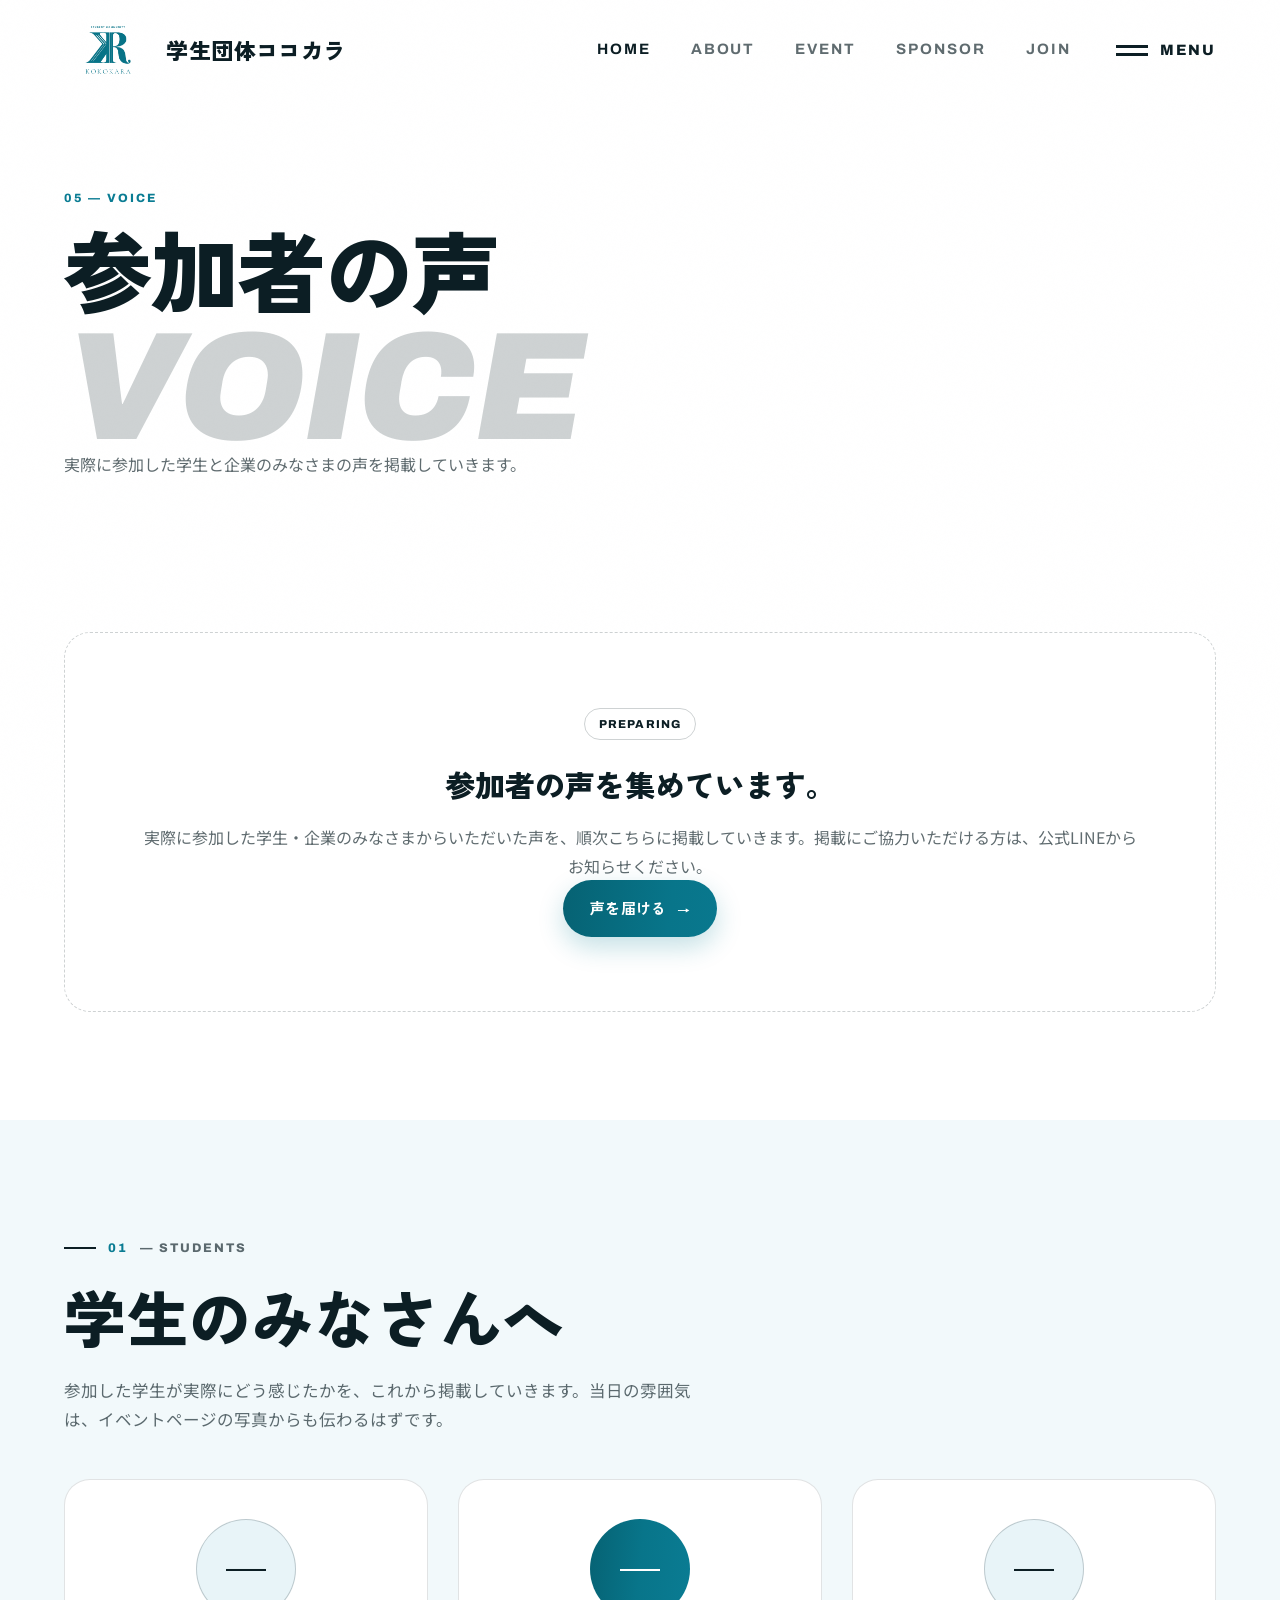
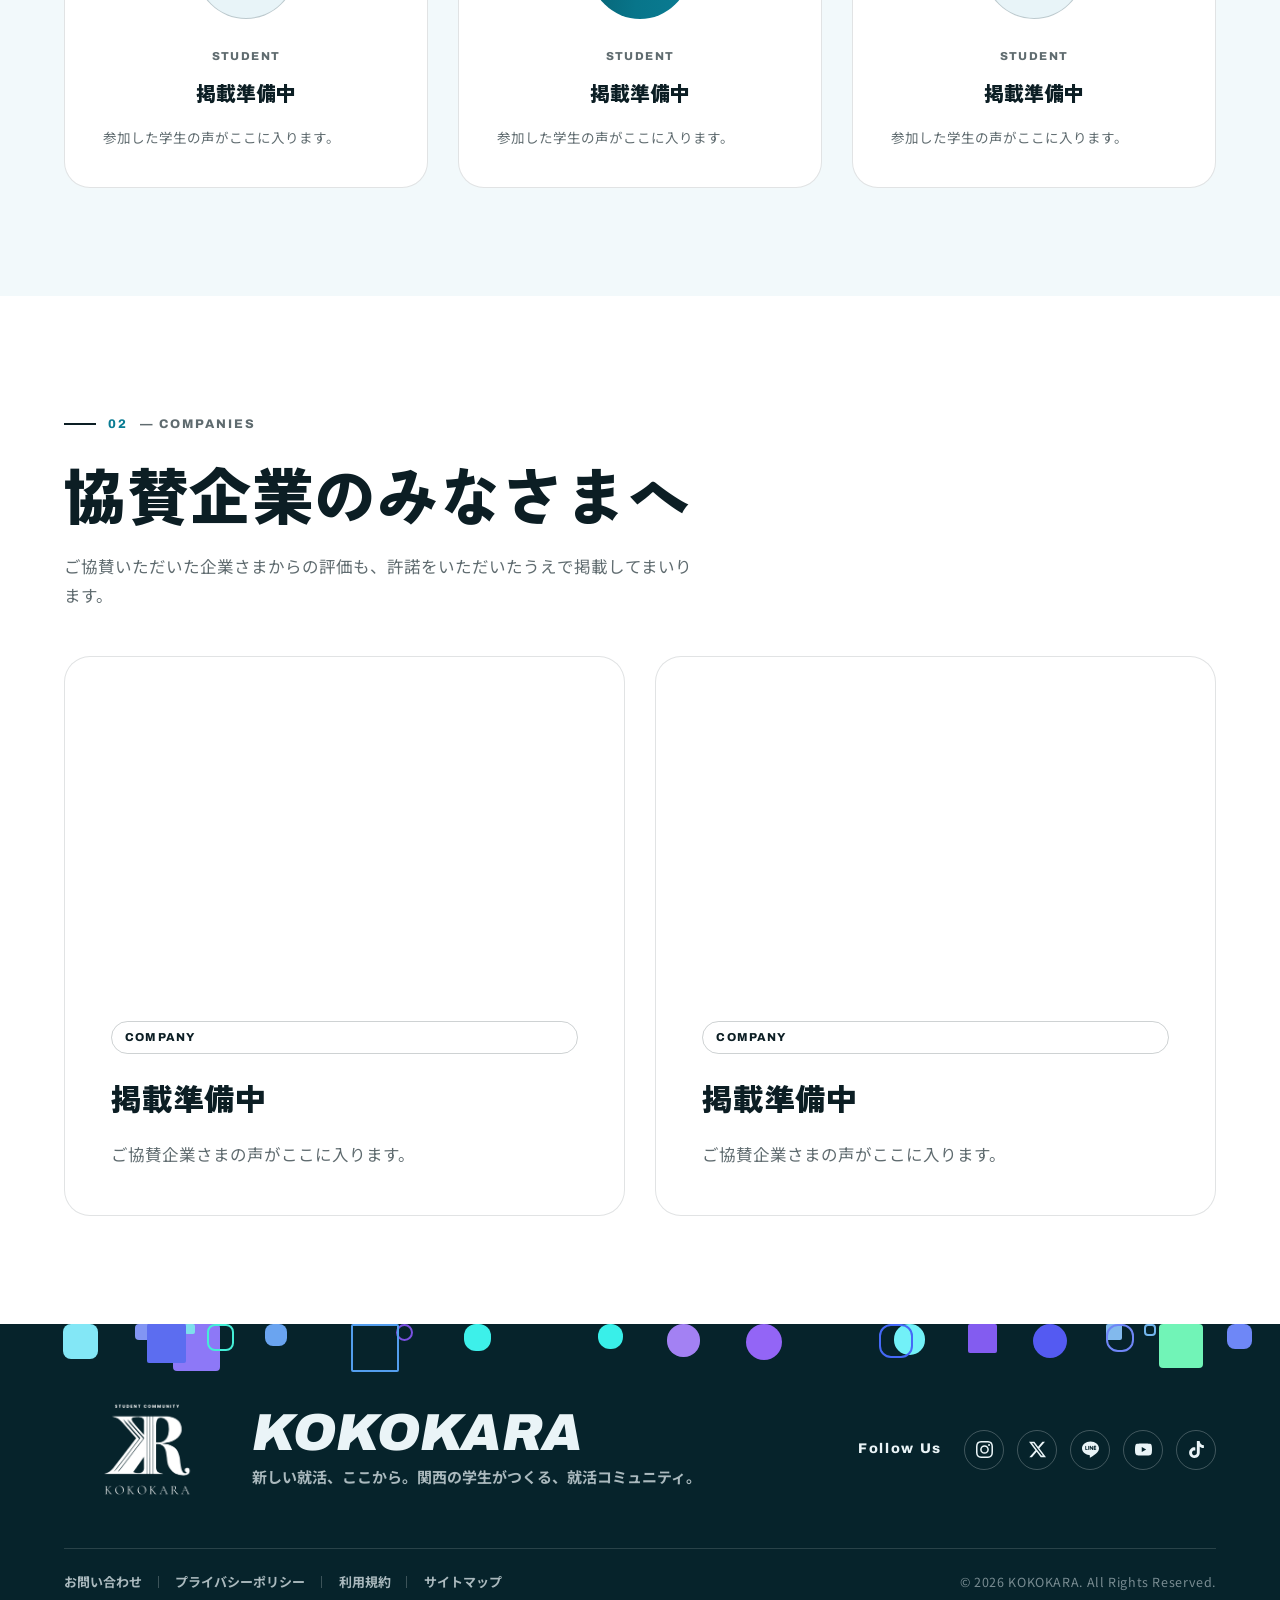
<file: voice.html>
<!DOCTYPE html>
<html lang="ja">
<head>
  <meta charset="UTF-8" />
  <meta name="viewport" content="width=device-width, initial-scale=1.0" />
  <title>参加者の声｜学生団体ココカラ</title>
  <meta name="description" content="学生団体ココカラのイベントに参加した学生・企業の声を掲載します。" />
  <link rel="icon" href="assets/icon-r.png" type="image/png" />
  <link rel="preconnect" href="https://fonts.googleapis.com" />
  <link rel="preconnect" href="https://fonts.gstatic.com" crossorigin />
  <link href="https://fonts.googleapis.com/css2?family=Archivo:ital,wght@0,600;0,800;0,900;1,900&family=Noto+Sans+JP:wght@400;500;700&family=Zen+Kaku+Gothic+New:wght@500;700;900&display=swap" rel="stylesheet" />
  <link rel="stylesheet" href="style.css" />
</head>
<body>

  <header class="site-header scrolled">
    <div class="container header-inner">
      <a class="brand" href="index.html">
        <img src="assets/logo-lockup.png" alt="学生団体ココカラ ロゴ" />
        <span class="brand-name">学生団体ココカラ</span>
      </a>
      <div class="header-right">
        <nav class="nav-inline" aria-label="ナビゲーション">
          <a href="index.html" class="active">HOME</a>
          <a href="about.html">ABOUT</a>
          <a href="events.html">EVENT</a>
          <a href="sponsors.html">SPONSOR</a>
          <a href="join.html">JOIN</a>
        </nav>
        <button class="menu-btn" aria-label="メニュー" aria-expanded="false">
          <span class="bars"><span></span><span></span></span>
          <span class="txt-open">MENU</span><span class="txt-close">CLOSE</span>
        </button>
      </div>
    </div>
  </header>

  <div class="menu-overlay" id="menu">
    <div class="container">
      <button class="menu-back" type="button">
        <span class="mb-ico" aria-hidden="true">&#8592;</span> 前のページに戻る
      </button>
      <ul class="menu-list">
        <li><a href="index.html"><span class="idx">01</span><span class="en-lbl">HOME</span><span class="jp-lbl">ホーム</span></a></li>
        <li><a href="about.html"><span class="idx">02</span><span class="en-lbl">ABOUT</span><span class="jp-lbl">私たちについて</span></a></li>
        <li><a href="events.html"><span class="idx">03</span><span class="en-lbl">EVENT</span><span class="jp-lbl">イベント申込</span></a></li>
        <li><a href="member.html"><span class="idx">04</span><span class="en-lbl">MEMBER</span><span class="jp-lbl">運営メンバー</span></a></li>
        <li><a href="voice.html"><span class="idx">05</span><span class="en-lbl">VOICE</span><span class="jp-lbl">参加者の声</span></a></li>
        <li><a href="sponsors.html"><span class="idx">06</span><span class="en-lbl">SPONSOR</span><span class="jp-lbl">協賛企業</span></a></li>
        <li><a href="join.html"><span class="idx">07</span><span class="en-lbl">JOIN</span><span class="jp-lbl">メンバー募集</span></a></li>
        <li><a href="faq.html"><span class="idx">08</span><span class="en-lbl">FAQ</span><span class="jp-lbl">よくある質問</span></a></li>
        <li><a href="news.html"><span class="idx">09</span><span class="en-lbl">NEWS</span><span class="jp-lbl">お知らせ</span></a></li>
        <li><a href="https://line.me/R/ti/p/@113crihp"><span class="idx">10</span><span class="en-lbl">CONTACT</span><span class="jp-lbl">公式LINEで問い合わせ</span></a></li>
      </ul>
      <div class="menu-foot">
        <span class="en">STUDENT COMMUNITY KOKOKARA — KANSAI / JAPAN</span>
        <span>お問い合わせは <a href="https://line.me/R/ti/p/@113crihp">公式LINE</a> から</span>
      </div>
    </div>
  </div>

  <main>
    <section class="page-hero">
      <div class="container">
        <span class="eyebrow">05 — Voice</span>
        <h1>参加者の声</h1>
        <span class="en-big">VOICE</span>
        <p>実際に参加した学生と企業のみなさまの声を掲載していきます。</p>
      </div>
    </section>

    <section class="section">
      <div class="container">
        <div class="notice-box reveal">
          <span class="notice-badge">Preparing</span>
          <h2>参加者の声を集めています。</h2>
          <p>実際に参加した学生・企業のみなさまからいただいた声を、順次こちらに掲載していきます。掲載にご協力いただける方は、公式LINEからお知らせください。</p>
          <a class="btn" href="https://line.me/R/ti/p/@113crihp">声を届ける <span class="arrow">→</span></a>
        </div>
      </div>
    </section>

    <section class="section section-alt">
      <div class="container">
        <div class="sec-head reveal">
          <span class="sec-tag"><span class="num">01</span> — Students</span>
          <h2 class="sec-title">学生のみなさんへ</h2>
          <p class="sec-lead">参加した学生が実際にどう感じたかを、これから掲載していきます。当日の雰囲気は、イベントページの写真からも伝わるはずです。</p>
        </div>
        <div class="members">
          <div class="member-card reveal d1"><div class="member-avatar">—</div><span class="member-role">Student</span><p class="member-name">掲載準備中</p><p class="member-note">参加した学生の声がここに入ります。</p></div>
          <div class="member-card reveal d2"><div class="member-avatar">—</div><span class="member-role">Student</span><p class="member-name">掲載準備中</p><p class="member-note">参加した学生の声がここに入ります。</p></div>
          <div class="member-card reveal d3"><div class="member-avatar">—</div><span class="member-role">Student</span><p class="member-name">掲載準備中</p><p class="member-note">参加した学生の声がここに入ります。</p></div>
        </div>
      </div>
    </section>

    <section class="section">
      <div class="container">
        <div class="sec-head reveal">
          <span class="sec-tag"><span class="num">02</span> — Companies</span>
          <h2 class="sec-title">協賛企業のみなさまへ</h2>
          <p class="sec-lead">ご協賛いただいた企業さまからの評価も、許諾をいただいたうえで掲載してまいります。</p>
        </div>
        <div class="activities">
          <div class="activity-card reveal d1"><span class="activity-badge">Company</span><h3>掲載準備中</h3><p>ご協賛企業さまの声がここに入ります。</p></div>
          <div class="activity-card reveal d2"><span class="activity-badge">Company</span><h3>掲載準備中</h3><p>ご協賛企業さまの声がここに入ります。</p></div>
        </div>
      </div>
    </section>
  </main>

  <footer class="site-footer">
    <div class="footer-fall" aria-hidden="true"></div>
    <div class="container footer-shell">
      <div class="footer-main">
        <div class="footer-brand">
          <img src="assets/icon-white.png" alt="学生団体ココカラ" />
          <div class="footer-brand-text">
            <span class="footer-kk">KOKOKARA</span>
            <p class="footer-tagline">新しい就活、ここから。関西の学生がつくる、就活コミュニティ。</p>
          </div>
        </div>
        <div class="footer-social">
          <span class="footer-social-label">Follow Us</span>
          <div class="footer-social-icons">
            <a href="#" class="sns-ic" aria-label="Instagram"><svg viewBox="0 0 24 24" aria-hidden="true"><path d="M12 2.163c3.204 0 3.584.012 4.85.07 3.252.148 4.771 1.691 4.919 4.919.058 1.265.069 1.645.069 4.849 0 3.205-.012 3.584-.069 4.849-.149 3.225-1.664 4.771-4.919 4.919-1.266.058-1.644.07-4.85.07-3.204 0-3.584-.012-4.849-.07-3.26-.149-4.771-1.699-4.919-4.92-.058-1.265-.07-1.644-.07-4.849 0-3.204.013-3.583.07-4.849.149-3.227 1.664-4.771 4.919-4.919 1.266-.057 1.645-.069 4.849-.069zM12 0C8.741 0 8.333.014 7.053.072 2.695.272.273 2.69.073 7.052.014 8.333 0 8.741 0 12c0 3.259.014 3.668.072 4.948.2 4.358 2.618 6.78 6.98 6.98C8.333 23.986 8.741 24 12 24c3.259 0 3.668-.014 4.948-.072 4.354-.2 6.782-2.618 6.979-6.98.059-1.28.073-1.689.073-4.948 0-3.259-.014-3.667-.072-4.947-.196-4.354-2.617-6.78-6.979-6.98C15.668.014 15.259 0 12 0zm0 5.838a6.162 6.162 0 100 12.324 6.162 6.162 0 000-12.324zM12 16a4 4 0 110-8 4 4 0 010 8zm6.406-11.845a1.44 1.44 0 100 2.881 1.44 1.44 0 000-2.881z"/></svg></a>
            <a href="#" class="sns-ic" aria-label="X"><svg viewBox="0 0 24 24" aria-hidden="true"><path d="M18.901 1.153h3.68l-8.04 9.19L24 22.846h-7.406l-5.8-7.584-6.638 7.584H.474l8.6-9.83L0 1.154h7.594l5.243 6.932ZM17.61 20.644h2.039L6.486 3.24H4.298Z"/></svg></a>
            <a href="#" class="sns-ic" aria-label="LINE"><svg viewBox="0 0 24 24" aria-hidden="true"><path d="M24 10.304c0-5.369-5.383-9.738-12-9.738-6.616 0-12 4.369-12 9.738 0 4.814 4.269 8.846 10.036 9.608.391.084.922.258 1.057.592.121.303.079.778.038 1.085l-.171 1.027c-.053.303-.242 1.186 1.039.647 1.281-.54 6.911-4.069 9.428-6.967 1.739-1.907 2.572-3.843 2.572-5.99zM7.615 12.803H5.25a.632.632 0 0 1-.631-.631V7.463a.632.632 0 0 1 1.262 0v4.078h1.734a.631.631 0 0 1 0 1.262zm2.466-.631a.632.632 0 0 1-1.263 0V7.463a.632.632 0 0 1 1.263 0zm5.678 0a.63.63 0 0 1-.432.598.65.65 0 0 1-.199.031.62.62 0 0 1-.512-.256l-2.417-3.286v2.913a.631.631 0 1 1-1.262 0V7.463a.63.63 0 0 1 .432-.598.65.65 0 0 1 .195-.031c.202 0 .388.097.507.253l2.422 3.293V7.463a.632.632 0 0 1 1.263 0zm3.815-2.937a.63.63 0 0 1 0 1.262h-1.734v1.114h1.734a.631.631 0 0 1 0 1.262h-2.365a.633.633 0 0 1-.63-.631V7.463a.634.634 0 0 1 .63-.632h2.365a.632.632 0 0 1 0 1.263h-1.734v1.114h1.734z"/></svg></a>
            <a href="#" class="sns-ic" aria-label="YouTube"><svg viewBox="0 0 24 24" aria-hidden="true"><path d="M23.498 6.186a3.016 3.016 0 0 0-2.122-2.136C19.505 3.545 12 3.545 12 3.545s-7.505 0-9.377.505A3.017 3.017 0 0 0 .502 6.186C0 8.07 0 12 0 12s0 3.93.502 5.814a3.016 3.016 0 0 0 2.122 2.136c1.871.505 9.376.505 9.376.505s7.505 0 9.377-.505a3.015 3.015 0 0 0 2.122-2.136C24 15.93 24 12 24 12s0-3.93-.502-5.814zM9.545 15.568V8.432L15.818 12l-6.273 3.568z"/></svg></a>
            <a href="#" class="sns-ic" aria-label="TikTok"><svg viewBox="0 0 24 24" aria-hidden="true"><path d="M12.525.02c1.31-.02 2.61-.01 3.91-.02.08 1.53.63 3.09 1.75 4.17 1.12 1.11 2.7 1.62 4.24 1.79v4.03c-1.44-.05-2.89-.35-4.2-.97-.57-.26-1.1-.59-1.62-.93-.01 2.92.01 5.84-.02 8.75-.08 1.4-.54 2.79-1.35 3.94-1.31 1.92-3.58 3.17-5.91 3.21-1.43.08-2.86-.31-4.08-1.03-2.02-1.19-3.44-3.37-3.65-5.71-.02-.5-.03-1-.01-1.49.18-1.9 1.12-3.72 2.58-4.96 1.66-1.44 3.98-2.13 6.15-1.72.02 1.48-.04 2.96-.04 4.44-.99-.32-2.15-.23-3.02.37-.63.41-1.11 1.04-1.36 1.75-.21.51-.15 1.07-.14 1.61.24 1.64 1.82 3.02 3.5 2.87 1.12-.01 2.19-.66 2.77-1.61.19-.33.4-.67.41-1.06.1-1.79.06-3.57.07-5.36.01-4.03-.01-8.05.02-12.07z"/></svg></a>
          </div>
        </div>
      </div>

      <div class="footer-bottom">
        <nav class="footer-utility" aria-label="ユーティリティ">
          <a href="https://line.me/R/ti/p/@113crihp">お問い合わせ</a>
          <a href="privacy.html">プライバシーポリシー</a>
          <a href="#">利用規約</a>
          <a href="#">サイトマップ</a>
        </nav>
        <div class="footer-copy">&copy; <span data-year>2026</span> KOKOKARA. All Rights Reserved.</div>
      </div>
    </div>
  </footer>

  <script src="site.js"></script>
</body>
</html>
</file>
<file: style.css>
/* =========================================================
   学生団体ココカラ 公式サイト v6
   ライト基調 × ティール（明るく・爽やか・親しみやすく）
   Base #FFFFFF / Text #0C1E24 / Accent #0A7C93→#12A0B8
   ========================================================= */

:root {
  --bg: #FFFFFF;
  --bg-2: #F2F9FB;
  --panel: #FFFFFF;
  --panel-2: #E8F4F8;
  --text: #0C1E24;
  --text-70: rgba(12, 30, 36, 0.66);
  --text-45: rgba(12, 30, 36, 0.62);
  --line: rgba(12, 30, 36, 0.12);
  --line-2: rgba(12, 30, 36, 0.20);
  --accent: #0A7C93;
  --amber: #12A0B8;
  --grad: linear-gradient(96deg, #066273 0%, #08758A 50%, #0A7C93 100%);
  --on-accent: #FFFFFF;
  --max: 1320px;
  --pad: clamp(20px, 5vw, 92px);
  --header-h: 100px;
  --ease: cubic-bezier(.22, 1, .36, 1);
  --font-jp: "Zen Kaku Gothic New", "Noto Sans JP", system-ui, sans-serif;
  --font-body: "Noto Sans JP", system-ui, -apple-system, sans-serif;
  --font-en: "Archivo", "Zen Kaku Gothic New", sans-serif;
}

* { margin: 0; padding: 0; box-sizing: border-box; }
html { scroll-behavior: smooth; -webkit-text-size-adjust: 100%; }

body {
  font-family: var(--font-body); background: var(--bg); color: var(--text);
  line-height: 1.78; font-size: 16px; -webkit-font-smoothing: antialiased; overflow-x: hidden;
}
img { max-width: 100%; display: block; }
a { color: inherit; text-decoration: none; }
.container { width: 100%; max-width: var(--max); margin: 0 auto; padding-inline: var(--pad); }
::selection { background: var(--accent); color: #fff; }
.en { font-family: var(--font-en); }

/* 微粒子 */
body::before {
  content: ""; position: fixed; inset: 0; z-index: 1; pointer-events: none;
  background-image: url("data:image/svg+xml,%3Csvg xmlns='http://www.w3.org/2000/svg' width='140' height='140'%3E%3Cfilter id='n'%3E%3CfeTurbulence type='fractalNoise' baseFrequency='0.9' numOctaves='2'/%3E%3C/filter%3E%3Crect width='100%25' height='100%25' filter='url(%23n)' opacity='0.5'/%3E%3C/svg%3E");
  opacity: 0.025; mix-blend-mode: multiply;
}

/* =========================================================
   ヘッダー
   ========================================================= */
.site-header {
  position: fixed; top: 0; left: 0; right: 0; z-index: 50; height: var(--header-h);
  display: flex; align-items: center; border-bottom: 1px solid transparent;
  transition: background .4s var(--ease), border-color .4s var(--ease);
}
.site-header.scrolled {
  background: rgba(255, 255, 255, 0.80);
  backdrop-filter: saturate(160%) blur(14px); -webkit-backdrop-filter: saturate(160%) blur(14px);
  border-bottom-color: var(--line);
}
.header-inner { display: flex; align-items: center; justify-content: space-between; gap: 20px; }
.brand { display: flex; align-items: center; gap: 14px; z-index: 65; }
.brand img { height: clamp(54px, 6vw, 66px); width: auto; border-radius: 0; }
.brand-name { font-family: var(--font-jp); font-weight: 900; font-size: 22px; letter-spacing: .02em; color: var(--text); }

.header-right { display: flex; align-items: center; gap: 28px; z-index: 65; }
.nav-inline { display: flex; align-items: center; gap: 6px; }
.nav-inline a { font-family: var(--font-en); font-weight: 700; font-size: 15px; letter-spacing: .13em; padding: 10px 17px; border-radius: 100px; color: var(--text-70); transition: color .25s var(--ease); }
.nav-inline a:hover, .nav-inline a.active { color: var(--text); }

.menu-btn { display: inline-flex; align-items: center; gap: 12px; cursor: pointer; background: none; border: 0; font-family: var(--font-en); font-weight: 800; font-size: 15px; letter-spacing: .14em; color: var(--text); }
.menu-btn .bars { position: relative; width: 32px; height: 15px; }
.menu-btn .bars span { position: absolute; left: 0; width: 32px; height: 2.5px; background: var(--text); transition: .35s var(--ease); }
.menu-btn .bars span:nth-child(1) { top: 3px; }
.menu-btn .bars span:nth-child(2) { top: 11px; }
.menu-btn .txt-close { display: none; }
body.menu-open .menu-btn .bars span:nth-child(1) { top: 7px; transform: rotate(45deg); }
body.menu-open .menu-btn .bars span:nth-child(2) { top: 7px; transform: rotate(-45deg); }
body.menu-open .menu-btn .txt-open { display: none; }
body.menu-open .menu-btn .txt-close { display: inline; }

/* =========================================================
   フルスクリーン・メニュー
   ========================================================= */
.menu-overlay { position: fixed; inset: 0; z-index: 55; background: var(--bg); transform: translateY(-101%); transition: transform .6s var(--ease); display: flex; flex-direction: column; padding-top: calc(var(--header-h) - 12px); visibility: hidden; overflow-y: auto; -webkit-overflow-scrolling: touch; overscroll-behavior: contain; }
body.menu-open .menu-overlay { transform: none; visibility: visible; }
.menu-overlay .container { flex: 1 1 auto; min-height: 0; display: flex; flex-direction: column; justify-content: flex-start; padding-block: clamp(8px, 1.5vh, 16px) clamp(10px, 1.8vh, 18px); max-width: 1280px; width: 100%; }

.menu-back {
  align-self: flex-start; display: inline-flex; align-items: center; gap: 8px; cursor: pointer;
  background: none; border: 1px solid var(--line-2); border-radius: 100px;
  padding: 9px 18px; margin-bottom: clamp(10px, 2vh, 20px);
  font-family: var(--font-jp); font-weight: 700; font-size: 13px; color: var(--text-70);
  transition: .25s var(--ease);
}
.menu-back:hover { background: var(--text); border-color: var(--text); color: var(--bg); }
.menu-back .mb-ico { font-family: var(--font-en); font-size: 15px; line-height: 1; }

.menu-list { list-style: none; flex: 1 1 auto; min-height: 0; display: grid; grid-template-columns: 1fr 1fr; grid-auto-rows: minmax(0, 1fr); column-gap: clamp(30px, 6vw, 100px); border-top: 1px solid var(--line); }
.menu-list li { overflow: hidden; border-bottom: 1px solid var(--line); }

.menu-list a { display: flex; align-items: center; height: 100%; gap: clamp(14px, 1.6vw, 24px); padding: 0 6px; transform: translateY(110%); transition: transform .55s var(--ease), color .3s var(--ease), background .25s var(--ease); color: var(--text); }
.menu-list a:hover { background: var(--bg-2); }
body.menu-open .menu-list a { transform: none; }
body.menu-open .menu-list li:nth-child(1) a { transition-delay: .06s; }
body.menu-open .menu-list li:nth-child(2) a { transition-delay: .10s; }
body.menu-open .menu-list li:nth-child(3) a { transition-delay: .14s; }
body.menu-open .menu-list li:nth-child(4) a { transition-delay: .18s; }
body.menu-open .menu-list li:nth-child(5) a { transition-delay: .22s; }
body.menu-open .menu-list li:nth-child(6) a { transition-delay: .26s; }
body.menu-open .menu-list li:nth-child(7) a { transition-delay: .30s; }
body.menu-open .menu-list li:nth-child(8) a { transition-delay: .34s; }
body.menu-open .menu-list li:nth-child(9) a { transition-delay: .38s; }
body.menu-open .menu-list li:nth-child(10) a { transition-delay: .42s; }
.menu-list .idx { font-family: var(--font-en); font-weight: 800; font-size: clamp(11px, 1.1vw, 14px); letter-spacing: .1em; color: var(--accent); width: clamp(30px, 3vw, 44px); flex: none; }
.menu-list .en-lbl { font-family: var(--font-en); font-weight: 900; font-style: italic; font-size: clamp(26px, 3.4vw, 48px); line-height: 1; letter-spacing: -.02em; }
.menu-list .jp-lbl { font-family: var(--font-jp); font-weight: 700; font-size: clamp(13px, 1.3vw, 16px); color: var(--text-70); margin-left: auto; }
.menu-list a:hover .en-lbl { color: var(--accent); }
.menu-foot { display: flex; flex-wrap: wrap; justify-content: space-between; gap: 12px; margin-top: clamp(12px, 2vh, 22px); color: var(--text-70); font-size: 12.5px; }
.menu-foot .en { letter-spacing: .06em; }
.menu-foot a { color: var(--text); border-bottom: 1px solid var(--line-2); }

/* =========================================================
   ボタン
   ========================================================= */
.btn {
  display: inline-flex; align-items: center; gap: 10px;
  font-family: var(--font-jp); font-weight: 700; font-size: 15px; letter-spacing: .02em;
  color: #fff; background: var(--grad); background-size: 140% 100%; background-position: 0 0;
  padding: 15px 27px; border-radius: 100px; border: 0;
  transition: transform .3s var(--ease), box-shadow .3s var(--ease), background-position .5s var(--ease);
  box-shadow: 0 10px 26px rgba(10, 124, 147, .24);
}
.btn:hover { transform: translateY(-2px); background-position: 100% 0; box-shadow: 0 16px 34px rgba(10, 124, 147, .34); }
.btn-ghost { background: transparent; color: var(--text); border: 1px solid var(--line-2); box-shadow: none; }
.btn-ghost:hover { background: var(--text); color: var(--bg); box-shadow: none; }
.arrow { font-size: 13px; transform: translateY(1px); }

/* =========================================================
   ヒーロー
   ========================================================= */
.hero { position: relative; min-height: 100svh; display: flex; flex-direction: column; overflow: hidden; }
/* =========================================================
   ヒーロー
   ========================================================= */
.hero { position: relative; min-height: 100svh; display: flex; flex-direction: column; overflow: hidden; }
/* ---- ヒーロー背景：光の帯（GPU合成のCSSアニメーション） ---- */
.hero-aura {
  position: absolute; inset: -12%; z-index: 2; pointer-events: none;
  background: #F6FCFD; overflow: hidden;
  transition: transform .5s var(--ease);
}
.hero-aura span {
  position: absolute; display: block; border-radius: 50%;
  will-change: transform;
}
.hero-aura .a1 {
  width: 78vmax; height: 78vmax; left: -14%; top: -18%;
  background: radial-gradient(circle, rgba(43,184,206,.62) 0%, rgba(43,184,206,.28) 42%, rgba(43,184,206,0) 70%);
  animation: aura1 34s ease-in-out infinite;
}
.hero-aura .a2 {
  width: 66vmax; height: 66vmax; right: -12%; top: -10%;
  background: radial-gradient(circle, rgba(63,203,168,.58) 0%, rgba(63,203,168,.26) 44%, rgba(63,203,168,0) 70%);
  animation: aura2 41s ease-in-out infinite;
}
.hero-aura .a3 {
  width: 72vmax; height: 72vmax; left: 18%; bottom: -30%;
  background: radial-gradient(circle, rgba(79,168,232,.55) 0%, rgba(79,168,232,.24) 44%, rgba(79,168,232,0) 70%);
  animation: aura3 47s ease-in-out infinite;
}
.hero-aura .a4 {
  width: 58vmax; height: 58vmax; right: 6%; bottom: -22%;
  background: radial-gradient(circle, rgba(126,157,232,.48) 0%, rgba(126,157,232,.20) 44%, rgba(126,157,232,0) 70%);
  animation: aura4 53s ease-in-out infinite;
}
.hero-aura .a5 {
  width: 52vmax; height: 52vmax; left: 34%; top: 6%;
  background: radial-gradient(circle, rgba(150,232,222,.52) 0%, rgba(150,232,222,.22) 44%, rgba(150,232,222,0) 70%);
  animation: aura5 28s ease-in-out infinite;
}
@keyframes aura1 { 0%,100% { transform: translate3d(0,0,0) scale(1); } 50% { transform: translate3d(14vw,8vh,0) scale(1.18); } }
@keyframes aura2 { 0%,100% { transform: translate3d(0,0,0) scale(1.06); } 50% { transform: translate3d(-12vw,12vh,0) scale(.9); } }
@keyframes aura3 { 0%,100% { transform: translate3d(0,0,0) scale(1); } 50% { transform: translate3d(10vw,-14vh,0) scale(1.22); } }
@keyframes aura4 { 0%,100% { transform: translate3d(0,0,0) scale(1.1); } 50% { transform: translate3d(-16vw,-8vh,0) scale(.94); } }
@keyframes aura5 { 0%,100% { transform: translate3d(0,0,0) scale(.96); } 50% { transform: translate3d(8vw,16vh,0) scale(1.2); } }
@media (prefers-reduced-motion: reduce) { .hero-aura span { animation: none; } }

/* ---- さざ波：角度と周期の違う2層をずらして干渉させる ---- */
.hero-aura i {
  position: absolute; inset: -30%; display: block; pointer-events: none;
  will-change: transform;
}
.hero-aura .r1 {
  background: repeating-linear-gradient(102deg,
    rgba(255,255,255,0) 0px, rgba(255,255,255,.30) 24px,
    rgba(255,255,255,0) 52px, rgba(255,255,255,0) 96px);
  animation: rip1 19s linear infinite;
}
.hero-aura .r2 {
  background: repeating-linear-gradient(78deg,
    rgba(255,255,255,0) 0px, rgba(180,240,236,.24) 32px,
    rgba(255,255,255,0) 74px, rgba(255,255,255,0) 130px);
  animation: rip2 27s linear infinite;
}
@keyframes rip1 { from { transform: translate3d(0,0,0); } to { transform: translate3d(93.9px,20.0px,0); } }
@keyframes rip2 { from { transform: translate3d(0,0,0); } to { transform: translate3d(-127.2px,27.0px,0); } }
@media (prefers-reduced-motion: reduce) { .hero-aura i { animation: none; opacity: .5; } }


.hero-marks { position: relative; z-index: 4; display: flex; justify-content: space-between; padding-top: calc(var(--header-h) + 22px); font-family: var(--font-en); font-weight: 700; font-size: 11px; letter-spacing: .2em; color: var(--text-45); text-transform: uppercase; line-height: 1.8; }
.hero-marks .r { text-align: right; }

.hero-center { position: relative; z-index: 3; flex: 1; display: flex; flex-direction: column; align-items: center; justify-content: center; text-align: center; }
.hero-wordmark { font-family: var(--font-en); font-weight: 900; font-style: italic; letter-spacing: -.035em; font-size: clamp(60px, 15.5vw, 260px); line-height: .82; color: var(--text); white-space: nowrap; position: relative; z-index: 1; }
.hero-tagline { position: relative; z-index: 3; margin-top: clamp(16px, 2.6vh, 30px); font-family: var(--font-jp); font-weight: 700; font-size: clamp(15px, 2.1vw, 23px); letter-spacing: .04em; }
.hero-tagline .accent { color: #053C48; }

/* 背面の色水が濃いときは文字を白へ自動反転（JSが on-dark を付与） */
.hero-wordmark, .hero-tagline { transition: color .5s var(--ease); }
.hero-wordmark.on-dark { color: #FFFFFF; }
.hero-tagline.on-dark { color: #FFFFFF; }
.hero-tagline.on-dark .accent { color: #8CEBFB; }

.hero-foot { position: relative; z-index: 4; display: flex; align-items: flex-end; justify-content: space-between; gap: 20px; padding-bottom: clamp(28px, 5vh, 56px); }
.hero-actions { display: flex; flex-wrap: wrap; gap: 13px; }
.hero-scroll { writing-mode: vertical-rl; font-family: var(--font-en); font-weight: 700; font-size: 11px; letter-spacing: .28em; color: var(--text-45); text-transform: uppercase; display: flex; align-items: center; gap: 12px; }
.hero-scroll::after { content: ""; width: 1px; height: 46px; background: var(--text-45); animation: scrollpulse 1.9s var(--ease) infinite; }
@keyframes scrollpulse { 0%,100% { transform: scaleY(.4); opacity:.4; transform-origin: top; } 50% { transform: scaleY(1); opacity:1; transform-origin: top; } }

.hero::after { content: ""; position: absolute; left: 0; right: 0; bottom: 0; height: 34%; z-index: 2; pointer-events: none; background: linear-gradient(to top, var(--bg) 12%, rgba(255,255,255,0) 100%); }

/* ---- ヒーロー背景：色とりどりの四角が上から降ってくる ---- */
.hero-aura {
  position: absolute; inset: 0; z-index: 2; pointer-events: none;
  overflow: hidden; background: linear-gradient(180deg, #F2F9FC 0%, #EFF6FB 60%, #F6FBFD 100%);
  transition: transform .5s var(--ease);
}
.fall-chip {
  position: absolute; top: 0;
  will-change: transform, opacity;
  animation-name: chipFall; animation-timing-function: linear; animation-iteration-count: infinite;
}
.fall-move {
  display: block; width: 100%; height: 100%;
  transform: translate3d(var(--px,0), var(--py,0), 0) rotate(var(--pr,0deg));
  transition: transform .18s ease-out;
  will-change: transform;
}
.fall-chip > .fall-move > i {
  display: block; width: 100%; height: 100%;
  will-change: transform;
  animation-name: chipSway; animation-timing-function: ease-in-out; animation-iteration-count: infinite;
}
@keyframes chipFall {
  0%   { transform: translateY(122vh); opacity: 0; }
  7%   { opacity: var(--op); }
  90%  { opacity: var(--op); }
  100% { transform: translateY(-22vh); opacity: 0; }
}
@keyframes chipSway {
  0%, 100% { transform: translateX(calc(var(--amp) * -1)) rotate(calc(var(--rot) * -1)); }
  50%      { transform: translateX(var(--amp)) rotate(var(--rot)); }
}
@media (prefers-reduced-motion: reduce) {
  .fall-chip, .fall-chip > .fall-move > i { animation: none !important; }
}

/* ---- フッター背景：薄い四角が下から上へ ---- */
.footer-fall { position: absolute; left: 0; right: 0; top: 0; height: 54%; z-index: 0; overflow: hidden; pointer-events: none; -webkit-mask-image: linear-gradient(180deg, #000 42%, transparent 96%); mask-image: linear-gradient(180deg, #000 42%, transparent 96%); }
.footer-fall .foot-chip {
  position: absolute; top: 0;
  will-change: transform, opacity;
  animation-name: footRise; animation-timing-function: linear; animation-iteration-count: infinite;
}
@keyframes footRise {
  0%   { transform: translateY(420px); opacity: 0; }
  12%  { opacity: var(--op); }
  85%  { opacity: var(--op); }
  100% { transform: translateY(-80px); opacity: 0; }
}
.footer-fall .foot-move {
  display: block; width: 100%; height: 100%;
  transform: translate3d(var(--px,0), var(--py,0), 0) rotate(var(--pr,0deg));
  transition: transform .18s ease-out; will-change: transform;
}
.footer-fall .foot-chip > .foot-move > i {
  display: block; width: 100%; height: 100%;
  will-change: transform;
  animation-name: chipSway; animation-timing-function: ease-in-out; animation-iteration-count: infinite;
}
.site-footer .container { position: relative; z-index: 1; }
.footer-word { position: relative; z-index: 1; }
@media (prefers-reduced-motion: reduce) {
  .footer-fall .foot-chip, .footer-fall .foot-chip > .foot-move > i { animation: none !important; }
}


/* =========================================================
   マーキー（明色バンドで抜き差し）
   ========================================================= */
.marquee { background: var(--text); color: var(--bg); overflow: hidden; white-space: nowrap; padding: 16px 0; position: relative; z-index: 5; }
.marquee-track { display: inline-flex; gap: 46px; animation: marquee 36s linear infinite; will-change: transform; }
.marquee-track span { font-family: var(--font-en); font-weight: 800; font-size: 15px; letter-spacing: .06em; display: inline-flex; align-items: center; gap: 46px; text-transform: uppercase; }
.marquee-track span::after { content: "✳"; color: var(--amber); font-size: 13px; }
@keyframes marquee { to { transform: translateX(-50%); } }

/* =========================================================
   セクション共通
   ========================================================= */
.section { padding: clamp(76px, 12vh, 158px) 0; position: relative; z-index: 5; }
.section-alt { background: var(--bg-2); }
.sec-head { max-width: 820px; margin-bottom: clamp(34px, 5vh, 60px); }
.sec-tag { display: inline-flex; align-items: center; gap: 12px; font-family: var(--font-en); font-weight: 800; font-size: 12.5px; letter-spacing: .16em; text-transform: uppercase; color: var(--text-70); margin-bottom: 20px; }
.sec-tag .num { color: var(--accent); }
.sec-tag::before { content: ""; width: 32px; height: 2px; background: var(--text); }
.sec-title { font-family: var(--font-jp); font-weight: 900; letter-spacing: .01em; font-size: clamp(28px, 5vw, 62px); line-height: 1.2; }
.sec-lead { margin-top: 22px; color: var(--text-70); font-size: clamp(14px, 1.4vw, 16.5px); max-width: 640px; }

/* ---------- ステートメント（01） ---------- */
.statement .sec-head { margin-bottom: clamp(28px, 4vh, 48px); }
.statement .statement-title { font-family: var(--font-jp); font-weight: 900; font-size: clamp(24px, 3.5vw, 50px); line-height: 1.22; letter-spacing: .005em; }
.statement .statement-title em { font-style: normal; color: var(--accent); }
.statement-grid { display: grid; grid-template-columns: 1.1fr .9fr; gap: clamp(28px, 4vw, 64px); align-items: stretch; }
.statement-copy { display: flex; flex-direction: column; }
.statement-copy p { font-size: clamp(15px, 1.5vw, 18px); color: var(--text-70); margin-bottom: 18px; }
.statement-copy strong { color: var(--text); font-weight: 700; box-shadow: inset 0 -.5em 0 rgba(18,160,184,.28); }
.statement-visual { position: relative; }

/* ---- ダークなグラフィックカード ---- */
.stmt-card {
  position: relative; height: 100%; min-height: 340px; border-radius: 24px; overflow: hidden; isolation: isolate;
  background:
    linear-gradient(158deg, rgba(9,70,84,.80) 0%, rgba(5,38,47,.93) 100%),
    url('assets/match/sight.jpg') center 42% / cover no-repeat;
  border: 1px solid rgba(255,255,255,.14); box-shadow: 0 30px 60px rgba(6,50,60,.22);
  display: flex; flex-direction: column; justify-content: space-between;
  padding: clamp(24px, 3vw, 40px); color: #F2FAFC;
}
a.stmt-card { cursor: pointer; text-decoration: none; color: #F2FAFC; }
a.stmt-card:hover { transform: translateY(-4px); }
a.stmt-card { transition: transform .4s var(--ease); }
.stmt-card .glow { position: absolute; z-index: -1; width: 74%; height: 60%; right: -14%; top: -16%; background: var(--grad); filter: blur(56px); opacity: .6; border-radius: 50%; animation: glowfloat 9s var(--ease) infinite; }
@keyframes glowfloat { 0%,100% { transform: translate(0,0) scale(1); } 50% { transform: translate(-7%,5%) scale(1.1); } }
.stmt-card .watermark { position: absolute; z-index: -1; left: 5%; right: 5%; bottom: 3%; white-space: nowrap; font-family: var(--font-en); font-weight: 900; font-style: italic; letter-spacing: -.04em; font-size: clamp(34px, 7.5vw, 76px); line-height: .8; color: rgba(255,255,255,.07); }
.stmt-top { display: flex; align-items: flex-start; justify-content: space-between; }
.stmt-index { font-family: var(--font-en); font-weight: 900; font-style: italic; font-size: clamp(40px, 6vw, 72px); line-height: .8; letter-spacing: -.03em; }
.stmt-tag { font-family: var(--font-en); font-weight: 800; font-size: 11px; letter-spacing: .16em; color: #7FE0F0; text-transform: uppercase; border: 1px solid rgba(255,255,255,.26); padding: 6px 13px; border-radius: 100px; }
.stmt-mid { margin-top: clamp(40px, 8vh, 90px); }
.stmt-eyebrow { display: block; font-family: var(--font-en); font-weight: 800; font-size: 11.5px; letter-spacing: .16em; color: #7FE0F0; text-transform: uppercase; margin-bottom: 14px; }
.stmt-big { font-family: var(--font-jp); font-weight: 900; font-size: clamp(24px, 3.2vw, 38px); line-height: 1.32; letter-spacing: .01em; }
.stmt-big .x { color: #5BD2E8; }
.stmt-bottom { display: flex; justify-content: space-between; gap: 12px; margin-top: clamp(20px, 3vh, 32px); padding-top: 16px; border-top: 1px solid rgba(255,255,255,.18); font-family: var(--font-en); font-weight: 700; font-size: 11px; letter-spacing: .14em; color: rgba(242,250,252,.55); text-transform: uppercase; }

/* ---- スタッツ（左カラム内） ---- */
.stats { display: grid; grid-template-columns: repeat(3, 1fr); gap: clamp(16px, 2vw, 32px); margin-top: auto; padding-top: clamp(28px, 4vh, 44px); border-top: 1px solid var(--line); align-items: stretch; }
.stats > div { display: flex; flex-direction: column; }
.stat-num { font-family: var(--font-en); font-weight: 900; font-size: clamp(38px, 5vw, 66px); line-height: 1; letter-spacing: -.03em; }
.stat-num small { font-size: .38em; font-weight: 800; margin-left: 4px; }
.stat-num.is-text { font-family: var(--font-jp); font-weight: 900; letter-spacing: 0; font-size: clamp(30px, 3.6vw, 50px); }
.stat-label { margin-top: auto; padding-top: 14px; color: var(--text-70); font-size: 13.5px; font-weight: 700; }

/* ---------- ACTIVITY（02） ---------- */
.activities { display: grid; grid-template-columns: repeat(2, 1fr); gap: clamp(18px, 2.4vw, 32px); }
.activity-card { background: var(--panel); border: 1px solid var(--line); border-radius: 26px; padding: clamp(28px, 3.6vw, 48px); position: relative; overflow: hidden; transition: transform .4s var(--ease), box-shadow .4s var(--ease), border-color .4s var(--ease); }
.activity-card:hover { transform: translateY(-6px); box-shadow: 0 22px 44px rgba(12,30,36,.10); border-color: var(--line-2); }
.activity-num { font-family: var(--font-en); font-weight: 900; font-size: clamp(56px, 8vw, 104px); line-height: .9; letter-spacing: -.04em; background: var(--grad); -webkit-background-clip: text; background-clip: text; color: transparent; display: block; margin-bottom: 12px; }
.activity-badge { display: inline-block; font-family: var(--font-en); font-weight: 800; font-size: 11.5px; letter-spacing: .1em; color: var(--text); border: 1px solid var(--line-2); border-radius: 100px; padding: 5px 13px; margin-bottom: 16px; text-transform: uppercase; }
.activity-card h3 { font-family: var(--font-jp); font-weight: 900; font-size: clamp(22px, 2.7vw, 31px); margin-bottom: 14px; }
.activity-card p { color: var(--text-70); font-size: clamp(14.5px, 1.5vw, 16.5px); line-height: 1.85; }
.activities-note { margin-top: 32px; font-family: var(--font-jp); font-weight: 700; font-size: clamp(18px, 2.6vw, 28px); text-align: center; letter-spacing: .02em; }
.activities-note .hl { color: var(--accent); }

/* ---------- EVENTS（03） ---------- */
.event-preview { display: grid; grid-template-columns: repeat(2, 1fr); gap: clamp(16px, 2.2vw, 28px); }
.event-preview a { position: relative; border-radius: 22px; overflow: hidden; display: block; background: var(--panel); border: 1px solid var(--line); }
.event-preview img { aspect-ratio: 4/3; object-fit: cover; width: 100%; transition: transform .6s var(--ease), opacity .4s; }
.event-preview a:hover img { transform: scale(1.05); opacity: .82; }
.event-preview a.is-square img { aspect-ratio: 1 / 1; }
.event-preview a::after { content: "VIEW →"; position: absolute; left: 18px; bottom: 16px; z-index: 2; font-family: var(--font-en); font-weight: 800; font-size: 12px; letter-spacing: .12em; color: #fff; opacity: 0; transform: translateY(8px); transition: .35s var(--ease); }
.event-preview a:hover::after { opacity: 1; transform: translateY(0); }
.event-preview-cta { margin-top: 36px; text-align: center; }

/* ---------- MEMBERS（04） ---------- */
.members { display: grid; grid-template-columns: repeat(3, 1fr); gap: clamp(16px, 2.4vw, 30px); }
.member-card { border: 1px solid var(--line); border-radius: 26px; padding: clamp(28px, 3vw, 44px); text-align: center; transition: transform .4s var(--ease), border-color .4s var(--ease); background: var(--panel); }
.member-card:hover { transform: translateY(-6px); border-color: var(--line-2); }
.member-avatar { width: 100px; height: 100px; border-radius: 50%; margin: 0 auto 20px; display: grid; place-items: center; font-family: var(--font-jp); font-weight: 900; font-size: 40px; color: var(--text); background: var(--panel-2); border: 1px solid var(--line-2); }
.member-card:nth-child(2) .member-avatar { background: var(--grad); color: #fff; border: 0; }
.member-role { font-family: var(--font-en); font-weight: 800; font-size: 11.5px; letter-spacing: .12em; color: var(--text-70); text-transform: uppercase; }
.member-name { font-family: var(--font-jp); font-weight: 900; font-size: 20px; margin-top: 8px; }

/* ---------- 協賛CTA（05）── 鮮やかオレンジのバンド ---------- */
.cta-band { background: #000; color: var(--on-accent); border-radius: 32px; padding: clamp(40px, 6vw, 84px); position: relative; overflow: hidden; min-height: clamp(300px, 40vw, 440px); }
.cta-bg { position: absolute; inset: 0; width: 100%; height: 100%; object-fit: cover; z-index: 0; pointer-events: none; }
.cta-band::before { content: ""; position: absolute; inset: 0; z-index: 1; pointer-events: none;
  background: linear-gradient(90deg, rgba(0,0,0,.78) 0%, rgba(0,0,0,.55) 34%, rgba(0,0,0,.22) 62%, rgba(0,0,0,0) 84%); }
.cta-eyebrow { position: relative; font-family: var(--font-en); font-weight: 800; font-size: 12px; letter-spacing: .16em; color: rgba(255,255,255,.78); text-transform: uppercase; }
.cta-band h2 { position: relative; font-family: var(--font-jp); font-weight: 900; font-size: clamp(26px, 3.8vw, 46px); line-height: 1.3; margin: 16px 0 18px; }
.cta-band p { position: relative; color: rgba(255,255,255,.88); max-width: 640px; margin-bottom: 30px; }
.cta-band .btn { background: var(--bg); color: var(--text); box-shadow: none; }
.cta-band .btn:hover { transform: translateY(-2px); box-shadow: 0 14px 30px rgba(6,50,60,.28); }

/* ---------- CONTACT（06） ---------- */
.contact { text-align: center; }
.contact .sec-head { margin-inline: auto; text-align: center; }
.contact .sec-tag { justify-content: center; }
.contact .sec-tag::before { display: none; }
.contact-card { max-width: 720px; margin: 0 auto; border: 1px solid var(--line); border-radius: 28px; padding: clamp(34px, 5vw, 62px); background: var(--panel); }
.contact-card p { color: var(--text-70); margin-bottom: 26px; }

/* =========================================================
   下層ページ
   ========================================================= */
.page-hero { padding: calc(var(--header-h) + clamp(50px, 9vh, 100px)) 0 clamp(30px, 5vh, 54px); position: relative; z-index: 5; }
.page-hero .eyebrow { font-family: var(--font-en); font-weight: 800; font-size: 12px; letter-spacing: .18em; color: var(--accent); text-transform: uppercase; }
.page-hero h1 { font-family: var(--font-jp); font-weight: 900; font-size: clamp(34px, 7vw, 88px); line-height: 1.02; letter-spacing: -.01em; margin: 14px 0 14px; }
.page-hero .en-big { font-family: var(--font-en); font-weight: 900; font-style: italic; letter-spacing: -.02em; color: var(--line-2); font-size: clamp(48px, 12vw, 168px); line-height: .8; display: block; margin-top: 6px; }
.page-hero p { color: var(--text-70); max-width: 560px; }

.event-tabs { display: inline-flex; gap: 6px; padding: 5px; background: var(--bg-2); border-radius: 100px; border: 1px solid var(--line); margin-bottom: 42px; }
.event-tabs a { font-family: var(--font-en); font-weight: 800; font-size: 13px; letter-spacing: .06em; padding: 9px 22px; border-radius: 100px; color: var(--text-70); transition: .25s var(--ease); }
.event-tabs a.active { background: var(--text); color: var(--bg); }
.event-tabs a:not(.active):hover { color: var(--text); }

.events-section { padding-top: 0; }
.events-grid { display: grid; grid-template-columns: repeat(auto-fit, minmax(300px, 1fr)); gap: clamp(20px, 3vw, 36px); }
.event-card { border: 1px solid var(--line); border-radius: 26px; padding: clamp(22px, 3vw, 34px); background: var(--panel); transition: transform .4s var(--ease), box-shadow .4s var(--ease), border-color .4s; display: flex; flex-direction: column; }
.event-card:hover { transform: translateY(-6px); box-shadow: 0 22px 44px rgba(12,30,36,.10); border-color: var(--line-2); }
.event-status { align-self: flex-start; font-family: var(--font-jp); font-weight: 900; font-size: 13px; color: #fff; background: var(--grad); padding: 7px 15px; border-radius: 100px; margin-bottom: 18px; }
.event-status--done { background: #64748b; }
.event-title { font-family: var(--font-jp); font-weight: 900; font-size: clamp(21px, 2.6vw, 28px); margin-bottom: 18px; }
.event-poster { border-radius: 16px; margin-bottom: 22px; width: 100%; object-fit: cover; border: 1px solid var(--line); }
.event-apply { margin-top: auto; align-self: flex-start; }

.notice-box { border: 1px dashed var(--line-2); border-radius: 26px; padding: clamp(40px, 6vw, 74px); text-align: center; background: var(--panel); }
.notice-badge { display: inline-block; font-family: var(--font-en); font-weight: 800; font-size: 11.5px; letter-spacing: .1em; text-transform: uppercase; color: var(--text); border: 1px solid var(--line-2); border-radius: 100px; padding: 5px 14px; margin-bottom: 18px; }
.notice-box h2 { font-family: var(--font-jp); font-weight: 900; font-size: clamp(20px, 2.6vw, 30px); margin-bottom: 12px; }
.notice-box p { color: var(--text-70); }

.recruit h2 { font-family: var(--font-jp); font-weight: 900; font-size: clamp(24px, 3.4vw, 42px); margin-bottom: 18px; }
.recruit p { color: var(--text-70); max-width: 680px; margin-bottom: 16px; font-size: clamp(15px, 1.5vw, 17px); }
.recruit .btn { margin-top: 12px; }

/* =========================================================
   フッター
   ========================================================= */
.site-footer { background: #06232B; color: #EAF4F7; padding: clamp(46px, 7vh, 78px) 0 0; position: relative; z-index: 5; overflow: hidden; border-top: 0; }
.footer-word { font-family: var(--font-en); font-weight: 900; font-style: italic; letter-spacing: .015em; font-size: clamp(60px, 18vw, 270px); line-height: .8; color: rgba(255,255,255,.06); pointer-events: none; margin-bottom: -.1em; white-space: nowrap; padding-right: .12em; }
/* 上段: ブランド（左） + Follow Us/SNS（右） */
.footer-main { display: flex; justify-content: space-between; align-items: center; gap: clamp(26px, 4vw, 56px); flex-wrap: wrap; padding-bottom: clamp(26px, 4vh, 40px); }
.footer-brand { display: flex; align-items: center; gap: clamp(14px, 1.8vw, 22px); }
.footer-brand img { width: clamp(120px, 13vw, 176px); height: auto; object-fit: contain; }
.footer-brand-text { display: flex; flex-direction: column; }
.footer-kk { font-family: var(--font-en); font-weight: 900; font-style: italic; letter-spacing: .01em; font-size: clamp(30px, 4.4vw, 52px); line-height: .9; color: #EAF4F7; }
.footer-tagline { color: rgba(234,244,247,.72); margin-top: 8px; font-size: clamp(13px, 1.3vw, 15px); font-weight: 700; line-height: 1.65; max-width: 30em; }

/* Follow Us + SNSアイコン */
.footer-social { display: flex; align-items: center; gap: clamp(14px, 1.8vw, 22px); flex-wrap: wrap; }
.footer-social-label { font-family: var(--font-en); font-weight: 800; font-size: 14px; letter-spacing: .12em; color: #EAF4F7; }
.footer-social-icons { display: flex; align-items: center; gap: clamp(9px, 1.2vw, 13px); }
.sns-ic { display: inline-flex; align-items: center; justify-content: center; width: 40px; height: 40px; border-radius: 50%; border: 1px solid rgba(255,255,255,.24); color: #EAF4F7; transition: .25s var(--ease); }
.sns-ic svg { width: 17px; height: 17px; fill: currentColor; display: block; }
.sns-ic:hover { background: #EAF4F7; color: #06232B; border-color: #EAF4F7; transform: translateY(-2px); }

/* 下段: 法務/問い合わせリンク + 著作権 */
.footer-bottom { display: flex; flex-wrap: wrap; justify-content: space-between; align-items: center; gap: 12px 20px; padding: clamp(16px, 2.4vh, 22px) 0 clamp(20px, 3vh, 30px); border-top: 1px solid rgba(255,255,255,.14); }
.footer-utility { display: flex; flex-wrap: wrap; align-items: center; }
.footer-utility a { color: rgba(234,244,247,.72); font-size: 13px; font-weight: 700; padding: 0 clamp(11px, 1.3vw, 18px); position: relative; transition: color .25s var(--ease); }
.footer-utility a:first-child { padding-left: 0; }
.footer-utility a:not(:last-child)::after { content: ""; position: absolute; right: 0; top: 50%; transform: translateY(-50%); width: 1px; height: 12px; background: rgba(255,255,255,.22); }
.footer-utility a:hover { color: #fff; }
.footer-copy { color: rgba(234,244,247,.5); font-size: 12.5px; letter-spacing: .05em; }

/* =========================================================
   リビール
   ========================================================= */
.reveal { opacity: 0; transform: translateY(28px); transition: opacity .9s var(--ease), transform .9s var(--ease); }
.reveal.in { opacity: 1; transform: none; }
.reveal.d1 { transition-delay: .08s; } .reveal.d2 { transition-delay: .16s; } .reveal.d3 { transition-delay: .24s; }

/* =========================================================
   レスポンシブ
   ========================================================= */
@media (max-width: 900px) {
  :root { --header-h: 80px; }
  .brand img { height: 48px; width: auto; border-radius: 0; }
  .brand-name { font-size: 19px; }
  .menu-btn { font-size: 14px; }
  .nav-inline { display: none; }
  .menu-list { grid-template-columns: 1fr; }
  .menu-list .jp-lbl { font-size: 12px; }
  .statement-grid { grid-template-columns: 1fr; }
  .statement-visual { order: -1; }
  .stmt-card { min-height: 300px; }
  .stats { margin-top: 30px; }
  .activities { grid-template-columns: 1fr; }
  .members { grid-template-columns: 1fr; }
  .event-preview { grid-template-columns: 1fr; }
  .hero-marks { display: none; }
  .hero-foot { flex-direction: column; align-items: stretch; gap: 18px; }
  .hero-scroll { display: none; }
  .footer-main { flex-direction: column; align-items: flex-start; gap: 22px; }
  .footer-bottom { flex-direction: column; align-items: flex-start; gap: 12px; }
}
@media (max-width: 520px) {
  .stats { grid-template-columns: 1fr; gap: 22px; text-align: left; }
  .hero-actions { flex-direction: column; }
  .hero-actions .btn { justify-content: center; }
  .hero-wordmark { font-size: 24vw; }
}
@media (prefers-reduced-motion: reduce) {
  * { animation-duration: .001ms !important; animation-iteration-count: 1 !important; transition-duration: .001ms !important; scroll-behavior: auto; }
  .reveal { opacity: 1; transform: none; }
  .menu-list a { transform: none; }
}

/* =========================================================
   追加: 日本語見出しの改行制御（文節で折り返し・行長を均等化）
   ========================================================= */
.sec-title, .statement-title, .cta-band h2, .hero-tagline,
.notice-box h2, .recruit h2, .page-hero h1, .modal-panel h3 {
  word-break: keep-all;
  overflow-wrap: break-word;
  text-wrap: balance;
}

/* =========================================================
   追加: 活動カード → クリックで詳細（アフォーダンス）
   ========================================================= */
.activity-card[data-modal-open] { cursor: pointer; }
.activity-card[data-modal-open]:focus-visible { outline: 2px solid var(--accent); outline-offset: 3px; }
.activity-more {
  display: inline-flex; align-items: center; gap: 6px; margin-top: 20px;
  font-family: var(--font-en); font-weight: 800; font-size: 12px; letter-spacing: .1em;
  text-transform: uppercase; color: var(--accent); transition: gap .3s var(--ease);
}
.activity-card:hover .activity-more { gap: 11px; }

/* =========================================================
   追加: モーダル（ポップアップ）
   ========================================================= */
.modal { position: fixed; inset: 0; z-index: 120; display: none; align-items: center; justify-content: center; padding: 24px; }
.modal.open { display: flex; }
.modal::before { content: ""; position: absolute; inset: 0; background: rgba(6,35,43,.55); backdrop-filter: blur(6px); -webkit-backdrop-filter: blur(6px); animation: mfade .3s var(--ease); }
.modal-panel {
  position: relative; z-index: 1; width: 100%; max-width: 560px; max-height: 86vh; overflow: auto;
  background: var(--panel); border: 1px solid var(--line-2); border-radius: 26px;
  padding: clamp(30px, 4vw, 50px); box-shadow: 0 30px 70px rgba(12,30,36,.22); animation: mrise .42s var(--ease);
}
@keyframes mfade { from { opacity: 0; } to { opacity: 1; } }
@keyframes mrise { from { opacity: 0; transform: translateY(22px); } to { opacity: 1; transform: none; } }
.modal-close {
  position: absolute; top: 16px; right: 16px; width: 40px; height: 40px; border-radius: 50%;
  border: 1px solid var(--line-2); background: transparent; color: var(--text); font-size: 20px; line-height: 1;
  cursor: pointer; display: grid; place-items: center; transition: .25s var(--ease);
}
.modal-close:hover { background: var(--text); color: var(--bg); }
.modal-eyebrow { display: block; font-family: var(--font-en); font-weight: 800; font-size: 11.5px; letter-spacing: .16em; text-transform: uppercase; color: var(--accent); }
.modal-panel h3 { font-family: var(--font-jp); font-weight: 900; font-size: clamp(22px, 3vw, 30px); line-height: 1.32; margin: 10px 0 18px; }
.modal-panel p { color: var(--text-70); font-size: 15px; margin-bottom: 16px; }
.modal-panel p:last-of-type { margin-bottom: 22px; }

/* =========================================================
   追加: 開催予定イベント（データ駆動・件数可変）
   ========================================================= */
.event-preview:has(a:only-child) { grid-template-columns: minmax(0, 560px); justify-content: center; }
.event-preview.is-empty { display: block; }
.event-empty { grid-column: 1 / -1; text-align: center; color: var(--text-70); font-weight: 700; padding: 44px 0; }

/* =========================================================
   追加: フッター大型ワードマーク（JSで幅にフィット）
   ========================================================= */
.footer-word { text-align: center; max-width: 100%; }

/* =========================================================
   追加: カード内ビジュアル（SVG / アニメーション）
   写真に差し替える場合はカードに --card-img を指定するだけでよい
   ========================================================= */

/* ---- 01枠：線と点のネットワーク（背景いっぱい） ---- */
.stmt-bg { position: absolute; z-index: -1; inset: 0; overflow: hidden; }
.stmt-bg svg { width: 100%; height: 100%; }
.nw-link {
  stroke: #7FE0F0; stroke-width: 1; opacity: .5;
  stroke-dasharray: var(--d); stroke-dashoffset: var(--d);
  animation: nwDraw 9s var(--ease) infinite; animation-delay: var(--t);
}
@keyframes nwDraw {
  0%   { stroke-dashoffset: var(--d); opacity: 0; }
  12%  { opacity: .55; }
  38%  { stroke-dashoffset: 0; opacity: .55; }
  78%  { stroke-dashoffset: 0; opacity: .5; }
  92%  { stroke-dashoffset: 0; opacity: 0; }
  100% { stroke-dashoffset: 0; opacity: 0; }
}
.nw-dot { fill: #8CEBFB; animation: nwPulse 4.2s var(--ease) infinite; animation-delay: var(--t); }
@keyframes nwPulse { 0%,100% { opacity: .45; r: 3.0; } 50% { opacity: 1; r: 4.2; } }
@media (prefers-reduced-motion: reduce) {
  .nw-link { animation: none; stroke-dashoffset: 0; opacity: .5; }
  .nw-dot { animation: none; opacity: .8; }
}

/* ---- 活動カード：枠全体を背景ビジュアルに ----
   写真を用意した場合は該当カードに style="--card-img:url('assets/xxx.jpg')" を付けるだけで差し替わる */
.activity-card { background-image: var(--card-img, none); background-size: cover; background-position: center;
  aspect-ratio: 1 / 1; display: flex; flex-direction: column; justify-content: flex-end; }
.card-bg { position: absolute; inset: 0; z-index: 0; pointer-events: none; overflow: hidden; opacity: .38; }
.card-bg > svg { position: absolute; left: 5%; width: 90%; top: 12%; height: auto; }
.card-bg::after {
  content: ""; position: absolute; inset: 0;
  background: linear-gradient(180deg, rgba(255,255,255,0) 0%, rgba(255,255,255,0) 34%, rgba(255,255,255,.78) 62%, rgba(255,255,255,.96) 100%);
}
.activity-card > :not(.card-bg) { position: relative; z-index: 1; }

/* ---- MBTI 16タイプが順番に現れる ---- */
.card-bg.mbti-stage { opacity: .46; align-items: start; padding-top: 30px; }
.mbti-chip {
  position: absolute; inset: 0;
  opacity: 0; transform: translateY(10px) scale(.96);
  animation: mbtiCycle 35.2s linear infinite;
  animation-delay: calc(var(--i) * 2.2s);
}
.mbti-chip b {
  position: absolute; top: 6%; right: 7%;
  font-family: var(--font-en); font-weight: 900; font-size: clamp(15px, 1.7vw, 20px); letter-spacing: .04em;
  color: #fff; background: var(--c); padding: 8px 14px; border-radius: 10px; line-height: 1;
}
.mbti-chip small {
  position: absolute; top: calc(6% + 40px); right: 7%;
  font-family: var(--font-jp); font-weight: 700; font-size: 13px; color: var(--text-70);
}
@keyframes mbtiCycle {
  0%    { opacity: 0; transform: translateY(10px) scale(.96); }
  1.6%  { opacity: 1; transform: translateY(0) scale(1); }
  5.6%  { opacity: 1; transform: translateY(0) scale(1); }
  7.2%  { opacity: 0; transform: translateY(-8px) scale(.99); }
  100%  { opacity: 0; transform: translateY(-8px) scale(.99); }
}



/* ---- MBTIグループごとの枠色が「じわーっと染み出る」 ---- */
.card-wash { position: absolute; inset: 0; z-index: 0; overflow: hidden; border-radius: inherit; pointer-events: none; }
.card-wash i {
  position: absolute; inset: -34%;
  background: radial-gradient(circle at 50% 44%, var(--w) 0%, var(--w) 54%, transparent 78%);
  opacity: 0; transform: scale(.5);
  animation: washCycle 35.2s linear infinite;
  animation-delay: calc(var(--i) * 2.2s);
}
@keyframes washCycle {
  0%    { opacity: 0; transform: scale(.62); }
  2.8%  { opacity: 1; transform: scale(1); }
  5.9%  { opacity: 1; transform: scale(1.05); }
  7.8%  { opacity: 0; transform: scale(1.10); }
  100%  { opacity: 0; transform: scale(1.10); }
}
@media (prefers-reduced-motion: reduce) { .card-wash i { animation: none; } .card-wash i:first-child { opacity: 1; transform: none; } }

/* ---- MBTIキャラ画像スロット（assets/mbti/ に置くと自動で画像モード） ---- */
.mbti-art { display: none; }
.card-bg.mbti-stage.has-art { opacity: 1; }
.has-art .mbti-art {
  display: block; position: absolute; left: 0; right: 0; top: 4%; height: 66%;
  background-image: var(--img); background-size: contain;
  background-repeat: no-repeat; background-position: center center;
}


/* 画像モードではキャラを主役にするため白かぶりを弱める */
.card-bg.mbti-stage.has-art::after {
  background: linear-gradient(180deg, rgba(255,255,255,0) 0%, rgba(255,255,255,0) 40%, rgba(255,255,255,.72) 63%, rgba(255,255,255,.95) 100%);
}


/* ---- 写真をカード全面の背景にする ---- */
.card-bg.card-vid { opacity: 1; top: 0; left: 0; right: 0; bottom: auto; height: auto; aspect-ratio: 1 / 1; }
.card-bg.card-vid video {
  position: absolute; inset: 0; width: 100%; height: 100%;
  object-fit: cover; object-position: center;
}
.card-bg.card-photo {
  opacity: 1;
  background-image: var(--img);
  background-size: cover;
  background-position: center;
  background-repeat: no-repeat;
}

/* ---- 育成プログラム：課題→提案→解決 ---- */
.pg-step circle { fill: #FFFFFF; stroke: var(--accent); stroke-width: 1.6; }
.pg-step.s2 circle { stroke: #12A0B8; } .pg-step.s3 circle { fill: var(--accent); stroke: var(--accent); }
.pg-ic { fill: var(--accent); font-family: var(--font-en); font-weight: 900; font-size: 17px; text-anchor: middle; }
.pg-step.s3 .pg-ic { fill: #FFFFFF; }
.pg-lb { fill: var(--text-70); font-family: var(--font-jp); font-weight: 700; font-size: 11px; text-anchor: middle; }
.pg-cap { fill: var(--text-45); font-family: var(--font-jp); font-weight: 700; font-size: 10.5px; text-anchor: middle; }
.pg-arrow { stroke: var(--line-2); stroke-width: 1.6; fill: none; stroke-dasharray: 4 4; animation: pgFlow 2.4s linear infinite; }
.pg-arrow.d1 { animation-delay: .5s; }
@keyframes pgFlow { to { stroke-dashoffset: -16; } }
.pg-bars rect { fill: #12A0B8; opacity: .85; }

@media (max-width: 620px) {
  .activity-card { aspect-ratio: auto; min-height: 500px; }
  .has-art .mbti-art { height: 58%; top: 3%; }
}
@media (prefers-reduced-motion: reduce) {
  .cv-link { animation: none; stroke-dashoffset: 0; opacity: .45; }
  .pg-arrow { animation: none; }
  .mbti-chip { animation-duration: 20s; }
}

/* =========================================================
   追加: 下層ページの共通パーツ（概要表 / FAQ / お知らせ / 規約）
   ========================================================= */

/* ---- 概要・募集要項テーブル ---- */
.info-table dl { border-top: 1px solid var(--line); }
.info-table dl > div { display: grid; grid-template-columns: 200px 1fr; gap: 20px; padding: 20px 4px; border-bottom: 1px solid var(--line); }
.info-table dt { font-family: var(--font-jp); font-weight: 900; font-size: 14px; color: var(--text); }
.info-table dd { color: var(--text-70); font-size: 15px; }
.info-table dd a { color: var(--accent); font-weight: 700; border-bottom: 1px solid var(--line-2); }
@media (max-width: 700px) { .info-table dl > div { grid-template-columns: 1fr; gap: 6px; } }

/* ---- メンバーカードの補足文 ---- */
.member-note { margin-top: 14px; color: var(--text-70); font-size: 13.5px; text-align: left; line-height: 1.8; }

/* ---- FAQ（開閉式） ---- */
.faq-list { border-top: 1px solid var(--line); }
.faq-item { border-bottom: 1px solid var(--line); }
.faq-item summary {
  list-style: none; cursor: pointer; position: relative;
  padding: 22px 52px 22px 4px;
  font-family: var(--font-jp); font-weight: 700; font-size: clamp(15px, 1.6vw, 17px); color: var(--text);
  transition: color .25s var(--ease);
}
.faq-item summary::-webkit-details-marker { display: none; }
.faq-item summary:hover { color: var(--accent); }
.faq-item summary::after {
  content: ""; position: absolute; right: 14px; top: 50%; width: 13px; height: 2px;
  background: var(--accent); transform: translateY(-50%); transition: transform .3s var(--ease);
}
.faq-item summary::before {
  content: ""; position: absolute; right: 14px; top: 50%; width: 13px; height: 2px;
  background: var(--accent); transform: translateY(-50%) rotate(90deg); transition: transform .3s var(--ease);
}
.faq-item[open] summary::before { transform: translateY(-50%) rotate(0deg); }
.faq-a { padding: 0 52px 24px 4px; }
.faq-a p { color: var(--text-70); font-size: 15px; line-height: 1.9; }

/* ---- お知らせ一覧 ---- */
.news-list { border-top: 1px solid var(--line); }
.news-item { padding: 30px 4px; border-bottom: 1px solid var(--line); display: grid; grid-template-columns: 120px 96px 1fr; gap: 6px 20px; align-items: start; }
.news-item time { font-family: var(--font-en); font-weight: 800; font-size: 13px; color: var(--text-45); letter-spacing: .06em; padding-top: 4px; }
.news-cat { justify-self: start; font-family: var(--font-en); font-weight: 800; font-size: 11px; letter-spacing: .1em; text-transform: uppercase; color: var(--accent); border: 1px solid var(--line-2); border-radius: 100px; padding: 4px 12px; }
.news-item h2 { font-family: var(--font-jp); font-weight: 900; font-size: clamp(17px, 1.9vw, 21px); line-height: 1.5; }
.news-item p { grid-column: 3; color: var(--text-70); font-size: 14.5px; margin-top: 10px; }
@media (max-width: 760px) {
  .news-item { grid-template-columns: 1fr; gap: 10px; }
  .news-item p, .news-item h2 { grid-column: 1; }
}

/* ---- 規約・ポリシー本文 ---- */
.legal { max-width: 820px; }
.legal p { color: var(--text-70); font-size: 15px; line-height: 2; margin-bottom: 22px; }
.legal h2 { font-family: var(--font-jp); font-weight: 900; font-size: clamp(17px, 2vw, 21px); color: var(--text); margin: 40px 0 14px; padding-top: 26px; border-top: 1px solid var(--line); }
.legal h2:first-of-type { margin-top: 30px; }
.legal a { color: var(--accent); font-weight: 700; border-bottom: 1px solid var(--line-2); }
.legal-date { font-size: 13.5px; color: var(--text-45); margin-top: 40px; }

/* =========================================================
   追加: 運営メンバーの電子名刺
   ========================================================= */
.member-card[data-modal-open] { cursor: pointer; }
.member-card[data-modal-open]:focus-visible { outline: 2px solid var(--accent); outline-offset: 3px; }
.member-more {
  display: inline-block; margin-top: 14px;
  font-family: var(--font-en); font-weight: 800; font-size: 11.5px; letter-spacing: .1em;
  text-transform: uppercase; color: var(--accent); transition: gap .3s var(--ease);
}
.member-card:hover .member-more { text-decoration: underline; }

.modal-panel.meishi { max-width: 460px; padding: clamp(24px, 4vw, 40px); }
.meishi-head { display: flex; align-items: center; gap: 18px; padding-bottom: 20px; border-bottom: 1px solid var(--line); }
.meishi-avatar {
  width: 76px; height: 76px; border-radius: 50%; flex: none;
  background: var(--panel-2) var(--photo, none) center / cover no-repeat;
  display: grid; place-items: center;
  font-family: var(--font-jp); font-weight: 900; font-size: 30px; color: var(--accent);
  border: 1px solid var(--line-2);
}
.meishi-avatar[data-initial]::before { content: attr(data-initial); }
.meishi-avatar[style*="--photo"]::before { content: ""; }
.meishi-id { min-width: 0; }
.meishi-name { font-family: var(--font-jp); font-weight: 900; font-size: clamp(20px, 2.4vw, 26px); line-height: 1.2; }
.meishi-roma { font-family: var(--font-en); font-weight: 700; font-size: 12px; letter-spacing: .08em; color: var(--text-45); margin-top: 2px; }
.meishi-role { display: inline-block; margin-top: 8px; font-family: var(--font-en); font-weight: 800; font-size: 11px; letter-spacing: .1em; color: var(--accent); }

.meishi-info { margin: 20px 0; }
.meishi-info > div { display: grid; grid-template-columns: 84px 1fr; gap: 14px; padding: 11px 0; border-bottom: 1px solid var(--line); }
.meishi-info dt { font-family: var(--font-jp); font-weight: 900; font-size: 13px; color: var(--text); }
.meishi-info dd { color: var(--text-70); font-size: 14px; line-height: 1.7; }

.meishi-foot { display: flex; align-items: center; gap: 16px; margin-top: 22px; }
.meishi-qr {
  width: 84px; height: 84px; flex: none; border-radius: 12px;
  border: 1px dashed var(--line-2); background: var(--bg-2);
  display: grid; place-items: center; text-align: center;
  font-family: var(--font-en); font-weight: 700; font-size: 11px; letter-spacing: .08em; color: var(--text-45); line-height: 1.4;
}
.meishi-foot .btn { flex: 1; justify-content: center; }
@media (max-width: 480px) {
  .meishi-foot { flex-direction: column; align-items: stretch; }
  .meishi-qr { margin: 0 auto; }
}


/* 協賛CTA：文章は左から、博士は右からスライドイン（ゆっくり止まる） */
.cta-copy { position: relative; z-index: 2; opacity: 0; transform: translateX(-70px); transition: opacity 1s ease, transform 1.3s var(--ease); }
.cta-copy.in { opacity: 1; transform: none; }
.cta-clark { transition: opacity 1s ease, transform 1.3s var(--ease); }
.cta-clark:not(.in) { opacity: 0; transform: translate(calc(-50% + 110px), -50%); }
.cta-clark.in { opacity: 1; transform: translate(-50%, -50%); }
@media (prefers-reduced-motion: reduce) {
  .cta-copy, .cta-clark { transition: none; opacity: 1; }
  .cta-copy { transform: none; }
  .cta-clark { transform: translate(-50%, -50%); }
}

/* 協賛CTA右側のクラーク博士（左の見出しを指さす）
   最初から動画1本。先頭フレームで一時停止表示 → スライドイン後に再生（入替なし） */
.cta-clark {
  display: block;
  position: absolute; left: 74%; top: 50%; transform: translate(-50%, -50%);
  width: clamp(170px, 21vw, 300px); height: auto; z-index: 3;
  object-fit: cover; pointer-events: none;
  background: transparent;
}
@media (max-width: 900px) { .cta-clark { display: none; } }

/* ============================================================
   スマホ表示 最適化（追記）: 横スクロール防止 + 特大要素の縮小
   ============================================================ */
html { overflow-x: hidden; overflow-x: clip; }
@media (max-width: 480px) {
  .hero-wordmark        { font-size: 17vw; }
  .footer-word          { font-size: 16vw; }
  .stmt-card .watermark { font-size: 12vw; }
  .page-hero .en-big    { font-size: clamp(36px, 11vw, 60px); }
  .page-hero h1         { font-size: clamp(28px, 6.6vw, 40px); }
  .activity-num         { font-size: clamp(42px, 11vw, 70px); }
  .brand-name           { white-space: nowrap; }
}
</file>
